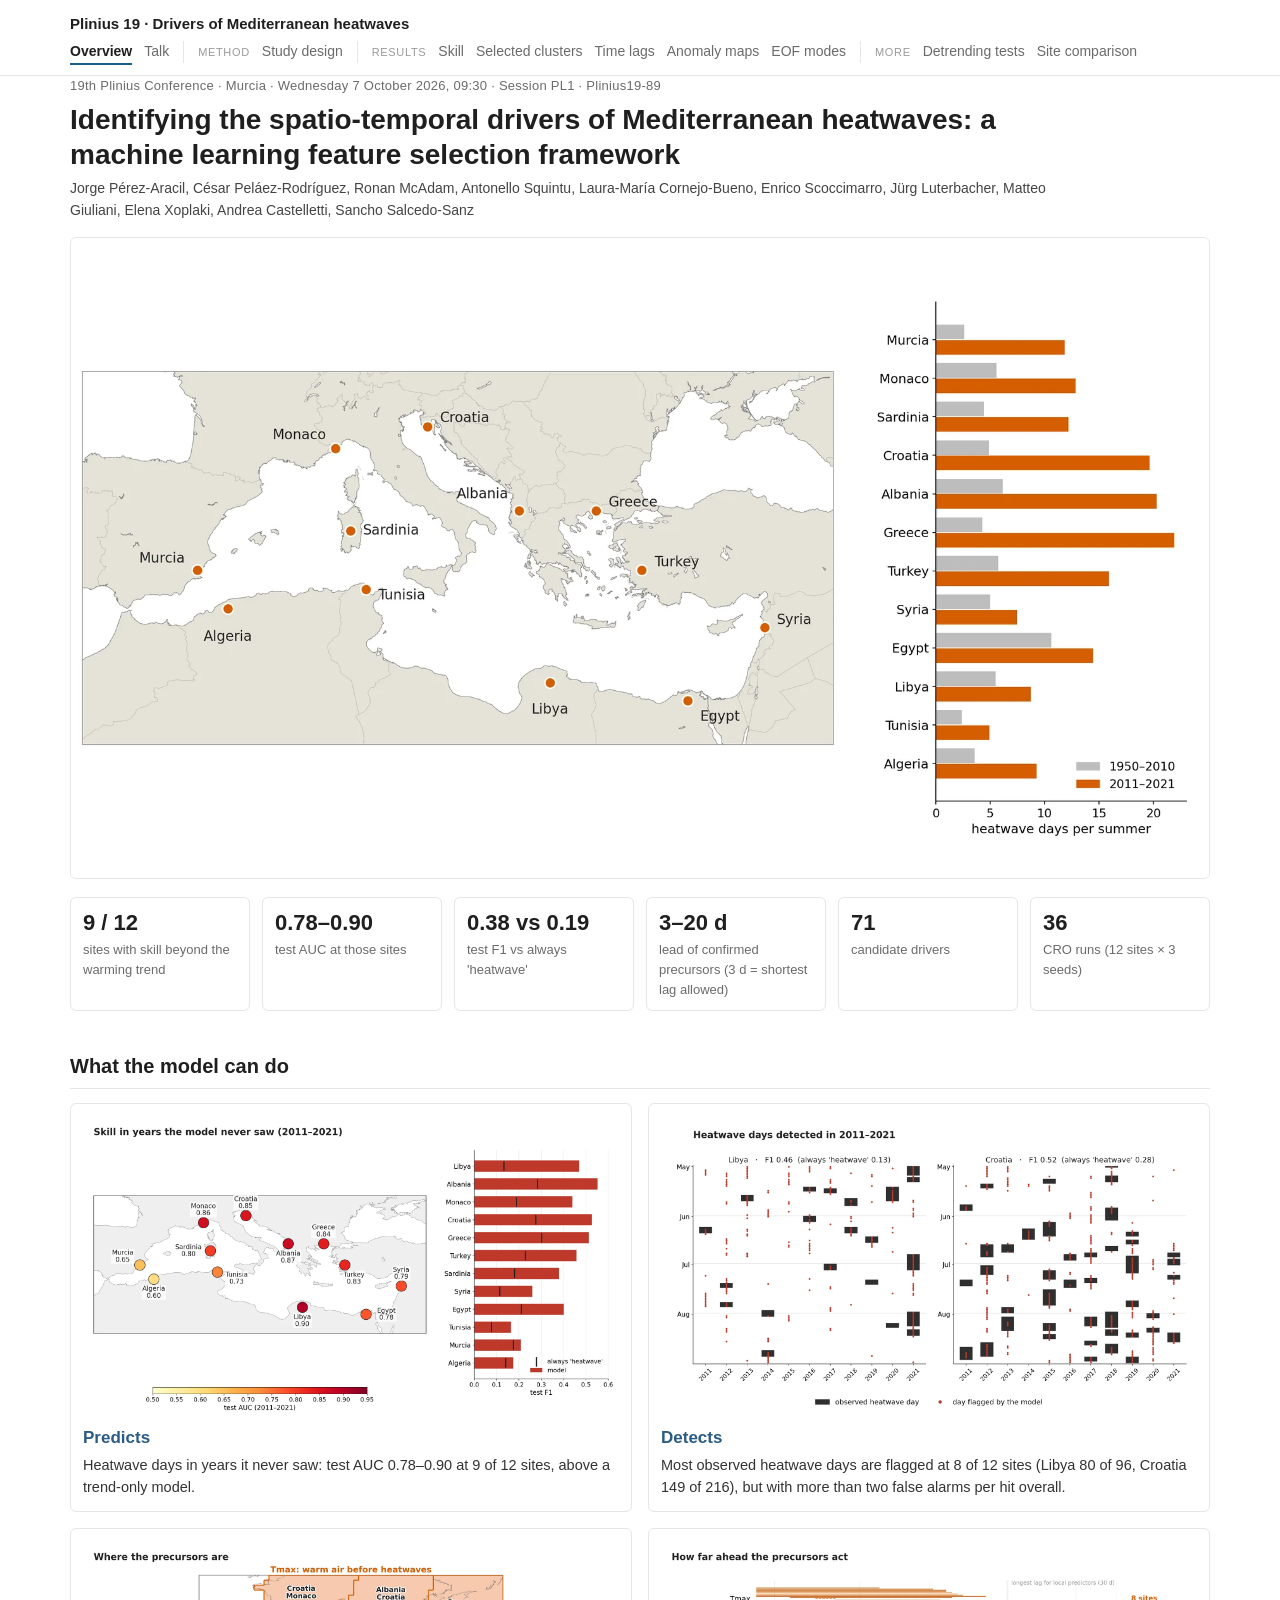
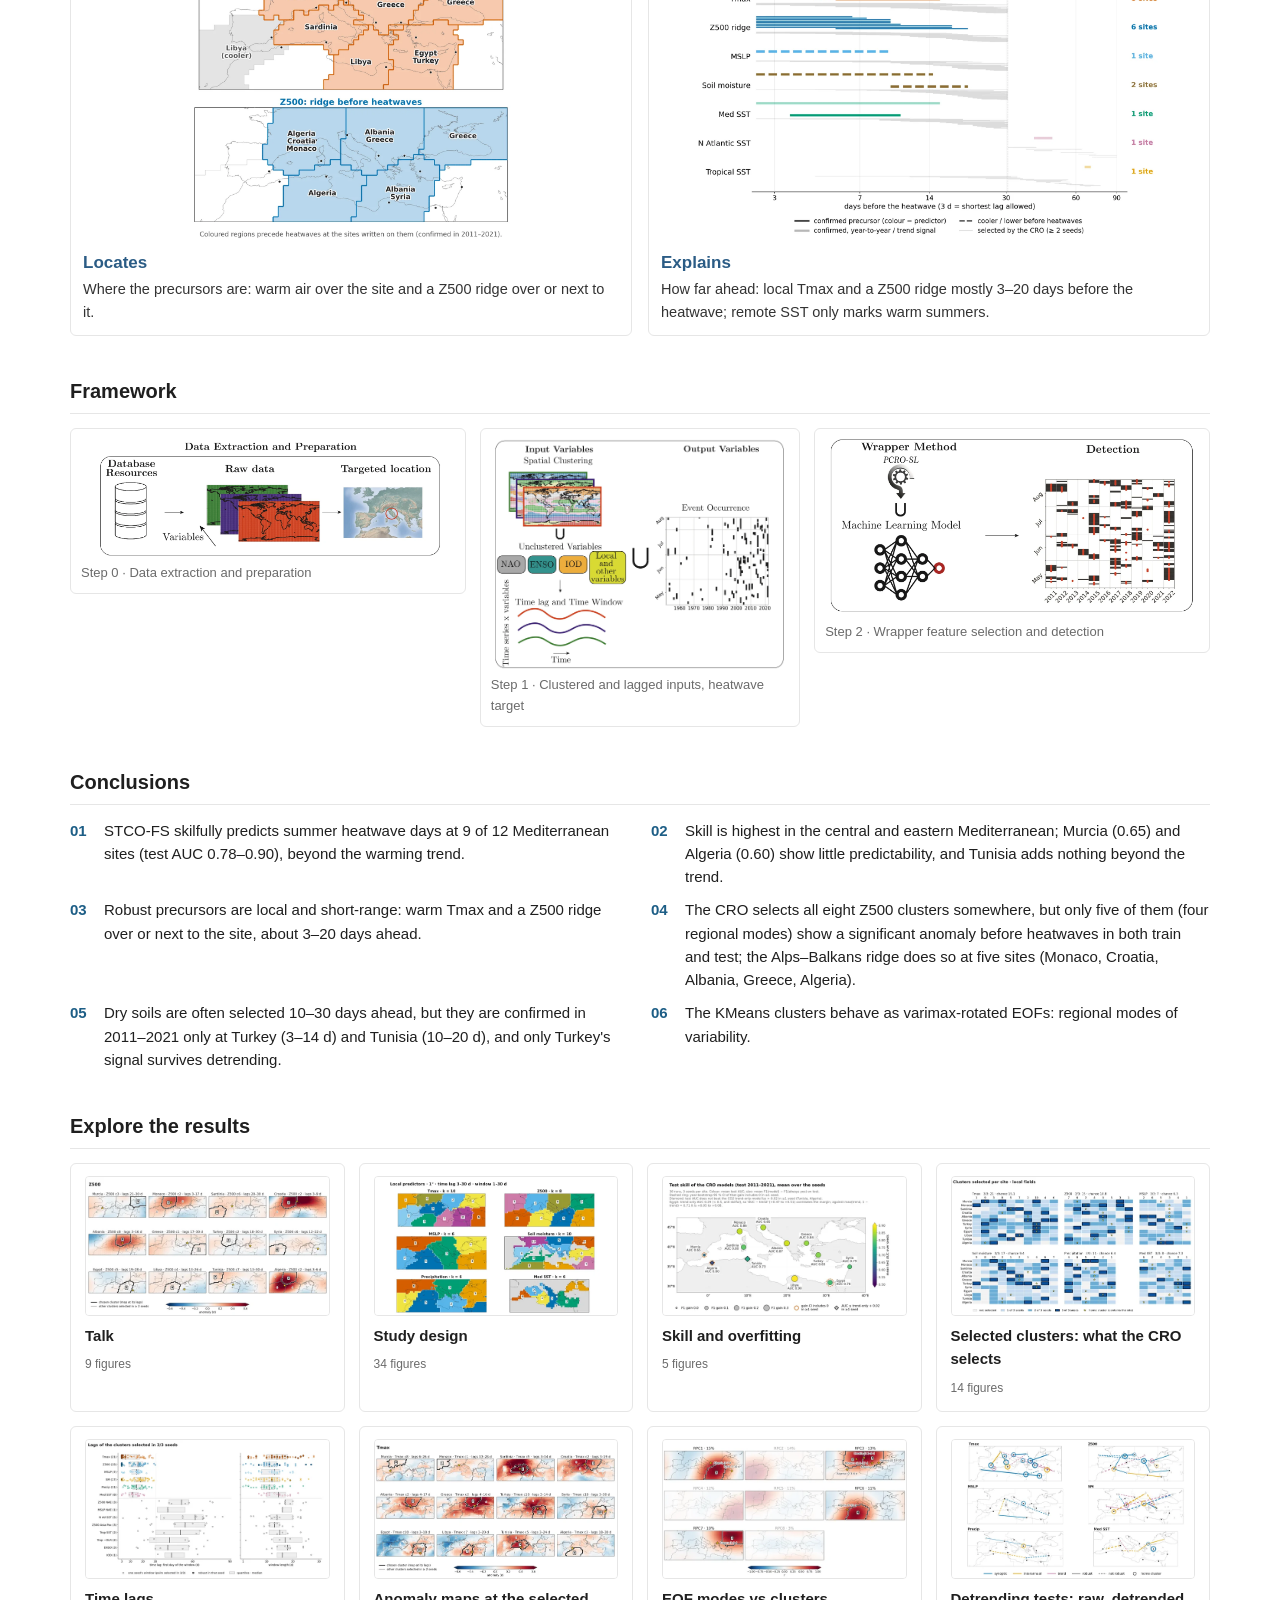
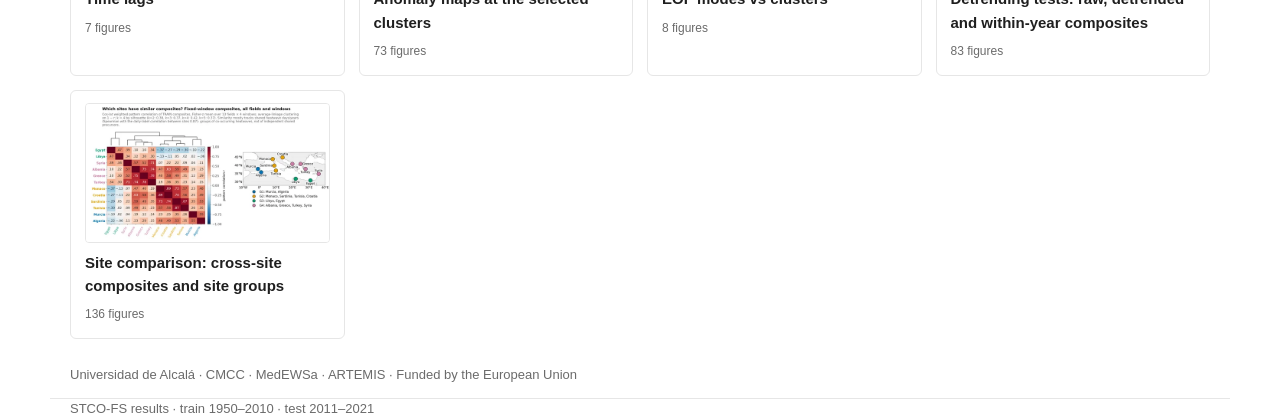
<file: index.html>
<!doctype html>
<html lang="en">
<head>
<meta charset="utf-8">
<meta name="viewport" content="width=device-width, initial-scale=1">
<title>Overview · Plinius 19 · Mediterranean heatwave drivers</title>
<link rel="stylesheet" href="assets/style.css">
</head>
<body>
<header class="site">
  <div class="wrap">
    <a class="brand" href="index.html">Plinius 19 · Drivers of Mediterranean heatwaves</a>
    <nav class="top"><div class="grp"><a href="index.html" class="on">Overview</a><a href="talk.html">Talk</a></div><div class="grp"><span class="glab">Method</span><a href="setup.html">Study design</a></div><div class="grp"><span class="glab">Results</span><a href="skill.html">Skill</a><a href="selection.html">Selected clusters</a><a href="lags.html">Time lags</a><a href="anomalies.html">Anomaly maps</a><a href="eof.html">EOF modes</a></div><div class="grp"><span class="glab">More</span><a href="versions.html">Detrending tests</a><a href="crosssite.html">Site comparison</a></div></nav>
  </div>
</header>
<main class="wrap">
<section class="hero">
  <p class="kicker">19th Plinius Conference · Murcia · Wednesday 7 October 2026, 09:30 · Session PL1 · Plinius19-89</p>
  <h1>Identifying the spatio-temporal drivers of Mediterranean heatwaves: a machine learning feature selection framework</h1>
  <p class="authors">Jorge Pérez-Aracil, César Peláez-Rodríguez, Ronan McAdam, Antonello Squintu, Laura-María Cornejo-Bueno, Enrico Scoccimarro, Jürg Luterbacher, Matteo Giuliani, Elena Xoplaki, Andrea Castelletti, Sancho Salcedo-Sanz</p>
  <a class="zoom" href="img/setup/presentacion-figuras-01-localizaciones-b.webp"><img src="img/setup/presentacion-figuras-01-localizaciones-b.webp" alt="Study sites and heatwave days per summer, 1950–2010 vs 2011–2021"></a>
</section>
<div class="stats"><div class="stat"><b>9 / 12</b><span>sites with skill beyond the warming trend</span></div><div class="stat"><b>0.78–0.90</b><span>test AUC at those sites</span></div><div class="stat"><b>0.38 vs 0.19</b><span>test F1 vs always &#x27;heatwave&#x27;</span></div><div class="stat"><b>3–20 d</b><span>lead of confirmed precursors (3 d = shortest lag allowed)</span></div><div class="stat"><b>71</b><span>candidate drivers</span></div><div class="stat"><b>36</b><span>CRO runs (12 sites × 3 seeds)</span></div></div>
<h2>What the model can do</h2>
<div class="cap"><a class="capcard" href="skill.html"><img src="img/skill/presentacion-figuras-07a-skill-map.webp" alt="" loading="lazy"><h3>Predicts</h3><p>Heatwave days in years it never saw: test AUC 0.78–0.90 at 9 of 12 sites, above a trend-only model.</p></a><a class="capcard" href="skill.html"><img src="img/skill/presentacion-figuras-07b-detection.webp" alt="" loading="lazy"><h3>Detects</h3><p>Most observed heatwave days are flagged at 8 of 12 sites (Libya 80 of 96, Croatia 149 of 216), but with more than two false alarms per hit overall.</p></a><a class="capcard" href="selection.html"><img src="img/selection/presentacion-figuras-07e-precursor-clusters.webp" alt="" loading="lazy"><h3>Locates</h3><p>Where the precursors are: warm air over the site and a Z500 ridge over or next to it.</p></a><a class="capcard" href="lags.html"><img src="img/lags/presentacion-figuras-07c-lead-times.webp" alt="" loading="lazy"><h3>Explains</h3><p>How far ahead: local Tmax and a Z500 ridge mostly 3–20 days before the heatwave; remote SST only marks warm summers.</p></a></div>
<h2>Framework</h2>
<div class="steps"><figure class="step"><a class="zoom" href="assets/talk/step0.webp"><img src="assets/talk/step0.webp" alt="Step 0 · Data extraction and preparation" loading="lazy"></a><figcaption>Step 0 · Data extraction and preparation</figcaption></figure><figure class="step"><a class="zoom" href="assets/talk/step1.webp"><img src="assets/talk/step1.webp" alt="Step 1 · Clustered and lagged inputs, heatwave target" loading="lazy"></a><figcaption>Step 1 · Clustered and lagged inputs, heatwave target</figcaption></figure><figure class="step"><a class="zoom" href="assets/talk/step2.webp"><img src="assets/talk/step2.webp" alt="Step 2 · Wrapper feature selection and detection" loading="lazy"></a><figcaption>Step 2 · Wrapper feature selection and detection</figcaption></figure></div>
<h2>Conclusions</h2>
<ol class="concl"><li><span class="num">01</span>STCO-FS skilfully predicts summer heatwave days at 9 of 12 Mediterranean sites (test AUC 0.78–0.90), beyond the warming trend.</li><li><span class="num">02</span>Skill is highest in the central and eastern Mediterranean; Murcia (0.65) and Algeria (0.60) show little predictability, and Tunisia adds nothing beyond the trend.</li><li><span class="num">03</span>Robust precursors are local and short-range: warm Tmax and a Z500 ridge over or next to the site, about 3–20 days ahead.</li><li><span class="num">04</span>The CRO selects all eight Z500 clusters somewhere, but only five of them (four regional modes) show a significant anomaly before heatwaves in both train and test; the Alps–Balkans ridge does so at five sites (Monaco, Croatia, Albania, Greece, Algeria).</li><li><span class="num">05</span>Dry soils are often selected 10–30 days ahead, but they are confirmed in 2011–2021 only at Turkey (3–14 d) and Tunisia (10–20 d), and only Turkey&#x27;s signal survives detrending.</li><li><span class="num">06</span>The KMeans clusters behave as varimax-rotated EOFs: regional modes of variability.</li></ol>
<h2>Explore the results</h2>
<div class="pages"><a class="pcard" href="talk.html"><img src="img/thumbs/presentacion-figuras-05c-atlas-l-z500.webp" alt="" loading="lazy"><h3>Talk</h3><span class="n">9 figures</span></a><a class="pcard" href="setup.html"><img src="img/thumbs/presentacion-figuras-02-clusters-local.webp" alt="" loading="lazy"><h3>Study design</h3><span class="n">34 figures</span></a><a class="pcard" href="skill.html"><img src="img/thumbs/general-figuras-slides-s01a-skill-map.webp" alt="" loading="lazy"><h3>Skill and overfitting</h3><span class="n">5 figures</span></a><a class="pcard" href="selection.html"><img src="img/thumbs/presentacion-figuras-04a-matrix-local.webp" alt="" loading="lazy"><h3>Selected clusters: what the CRO selects</h3><span class="n">14 figures</span></a><a class="pcard" href="lags.html"><img src="img/thumbs/presentacion-figuras-06b-lag-distribution.webp" alt="" loading="lazy"><h3>Time lags</h3><span class="n">7 figures</span></a><a class="pcard" href="anomalies.html"><img src="img/thumbs/presentacion-figuras-05c-atlas-l-t2m-max.webp" alt="" loading="lazy"><h3>Anomaly maps at the selected clusters</h3><span class="n">73 figures</span></a><a class="pcard" href="eof.html"><img src="img/thumbs/eof-figuras-l-z500-2b-reof-selected.webp" alt="" loading="lazy"><h3>EOF modes vs clusters</h3><span class="n">8 figures</span></a><a class="pcard" href="versions.html"><img src="img/thumbs/tres-versiones-figuras-sintesis-s1-site-cluster-links.webp" alt="" loading="lazy"><h3>Detrending tests: raw, detrended and within-year composites</h3><span class="n">83 figures</span></a><a class="pcard" href="crosssite.html"><img src="img/thumbs/general-figuras-slides-s05c-site-similarity.webp" alt="" loading="lazy"><h3>Site comparison: cross-site composites and site groups</h3><span class="n">136 figures</span></a></div>
<p class="credits">Universidad de Alcalá · CMCC · MedEWSa · ARTEMIS · Funded by the European Union</p>
</main>
<footer class="wrap">STCO-FS results · train 1950–2010 · test 2011–2021</footer>
<div id="lightbox" hidden><img alt=""><p></p></div>
<script src="assets/site.js"></script>
</body>
</html>
</file>
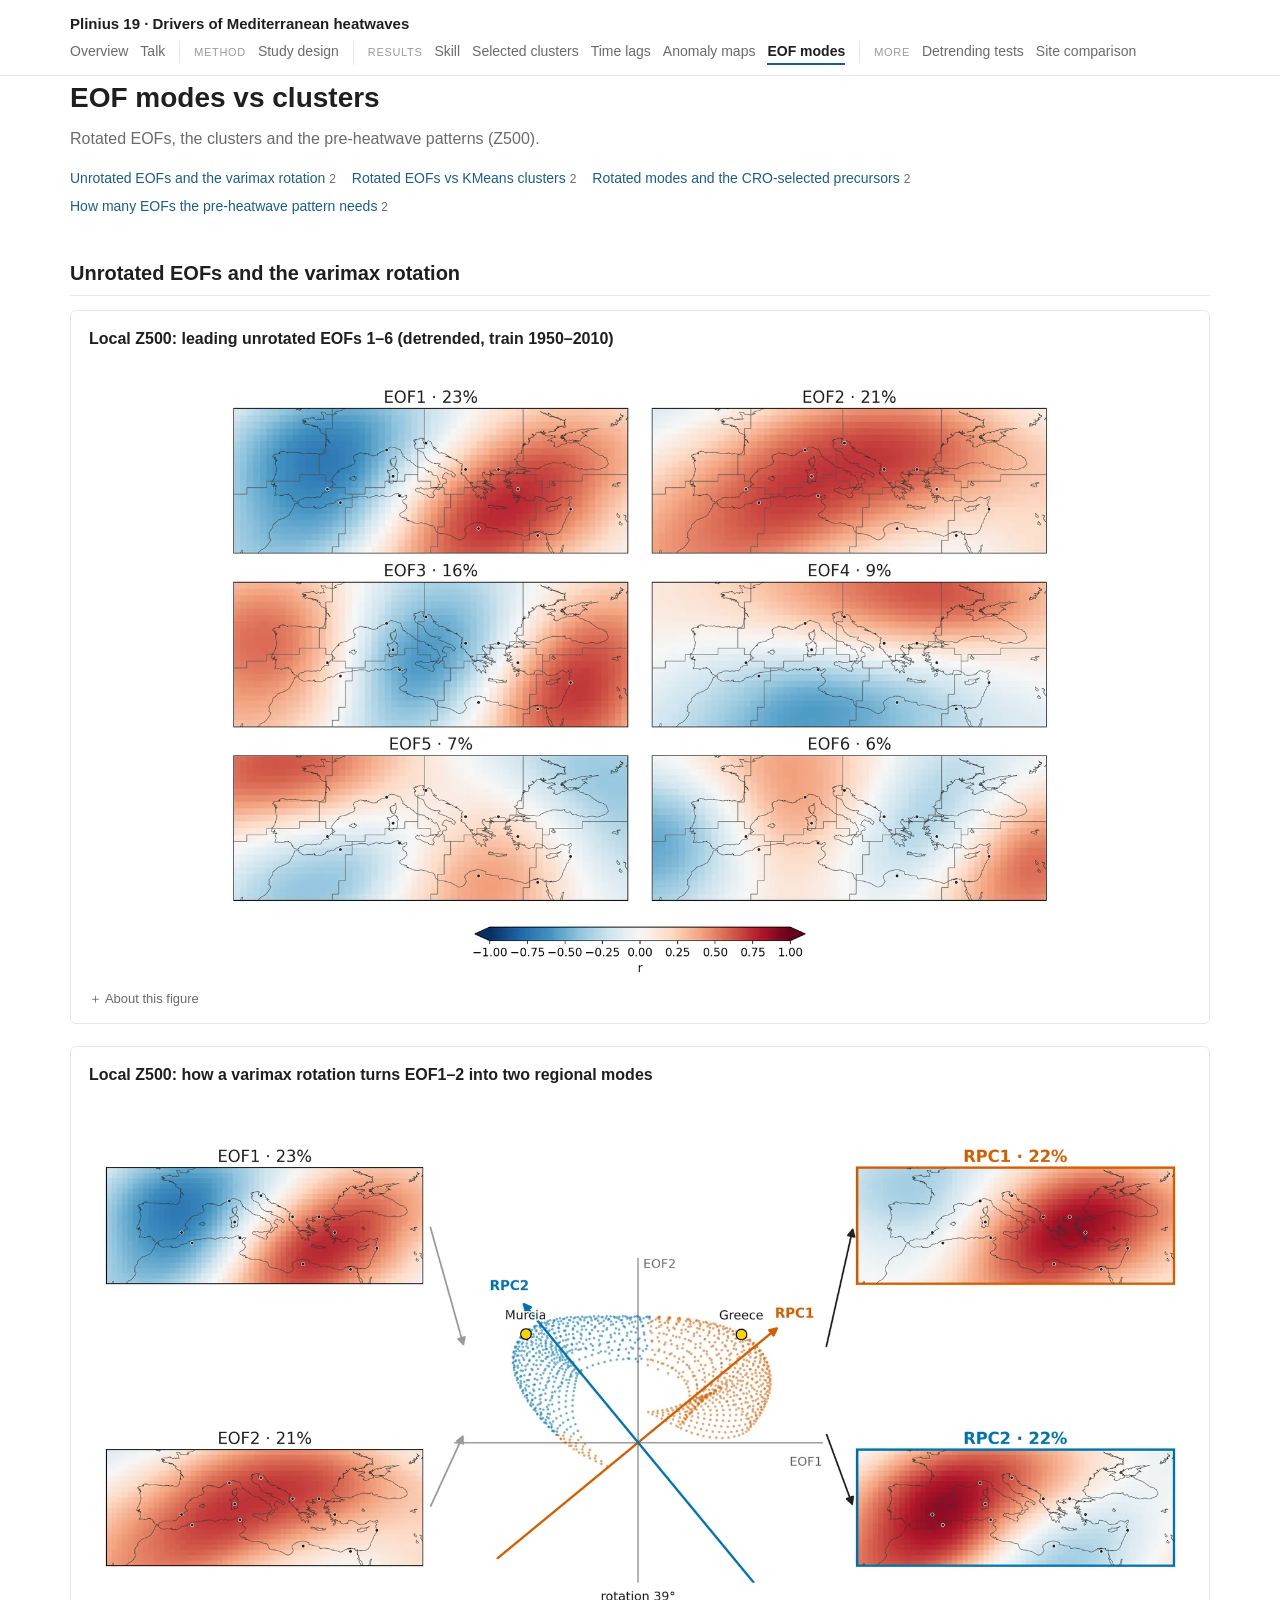
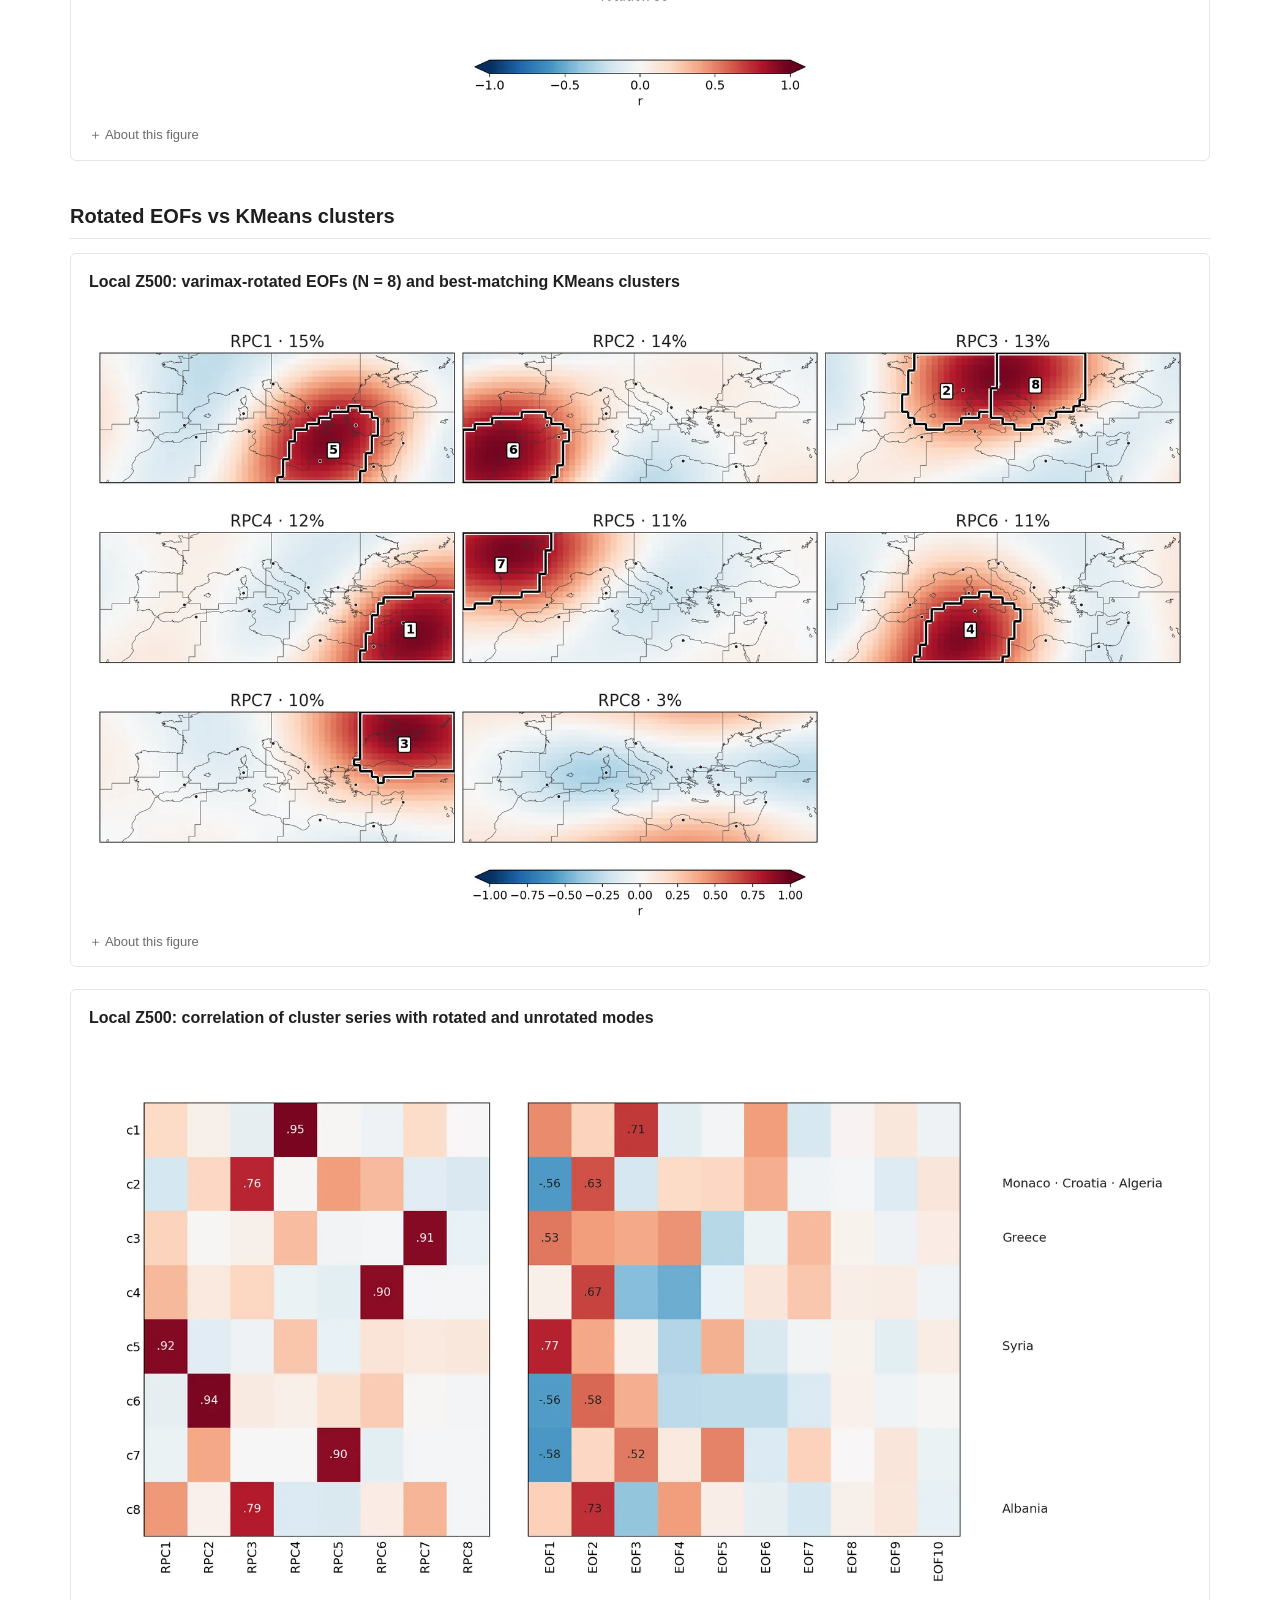
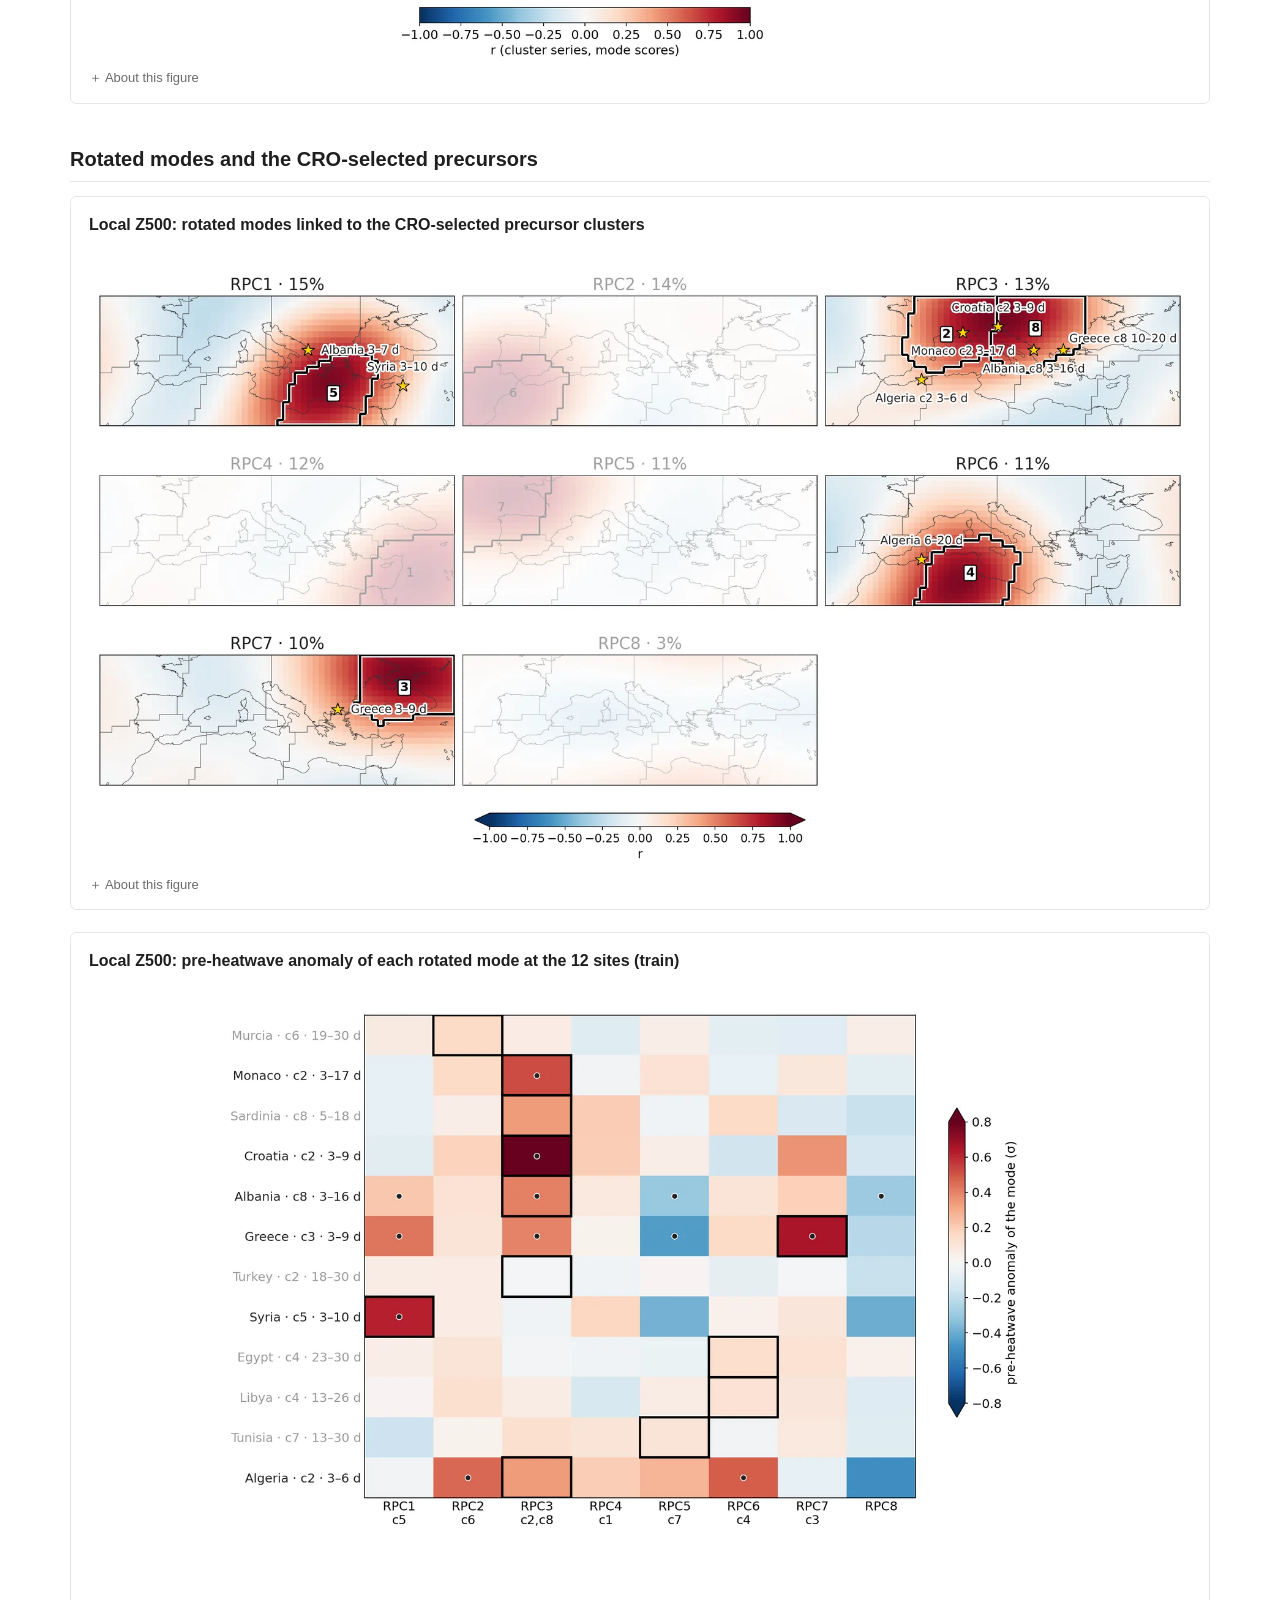
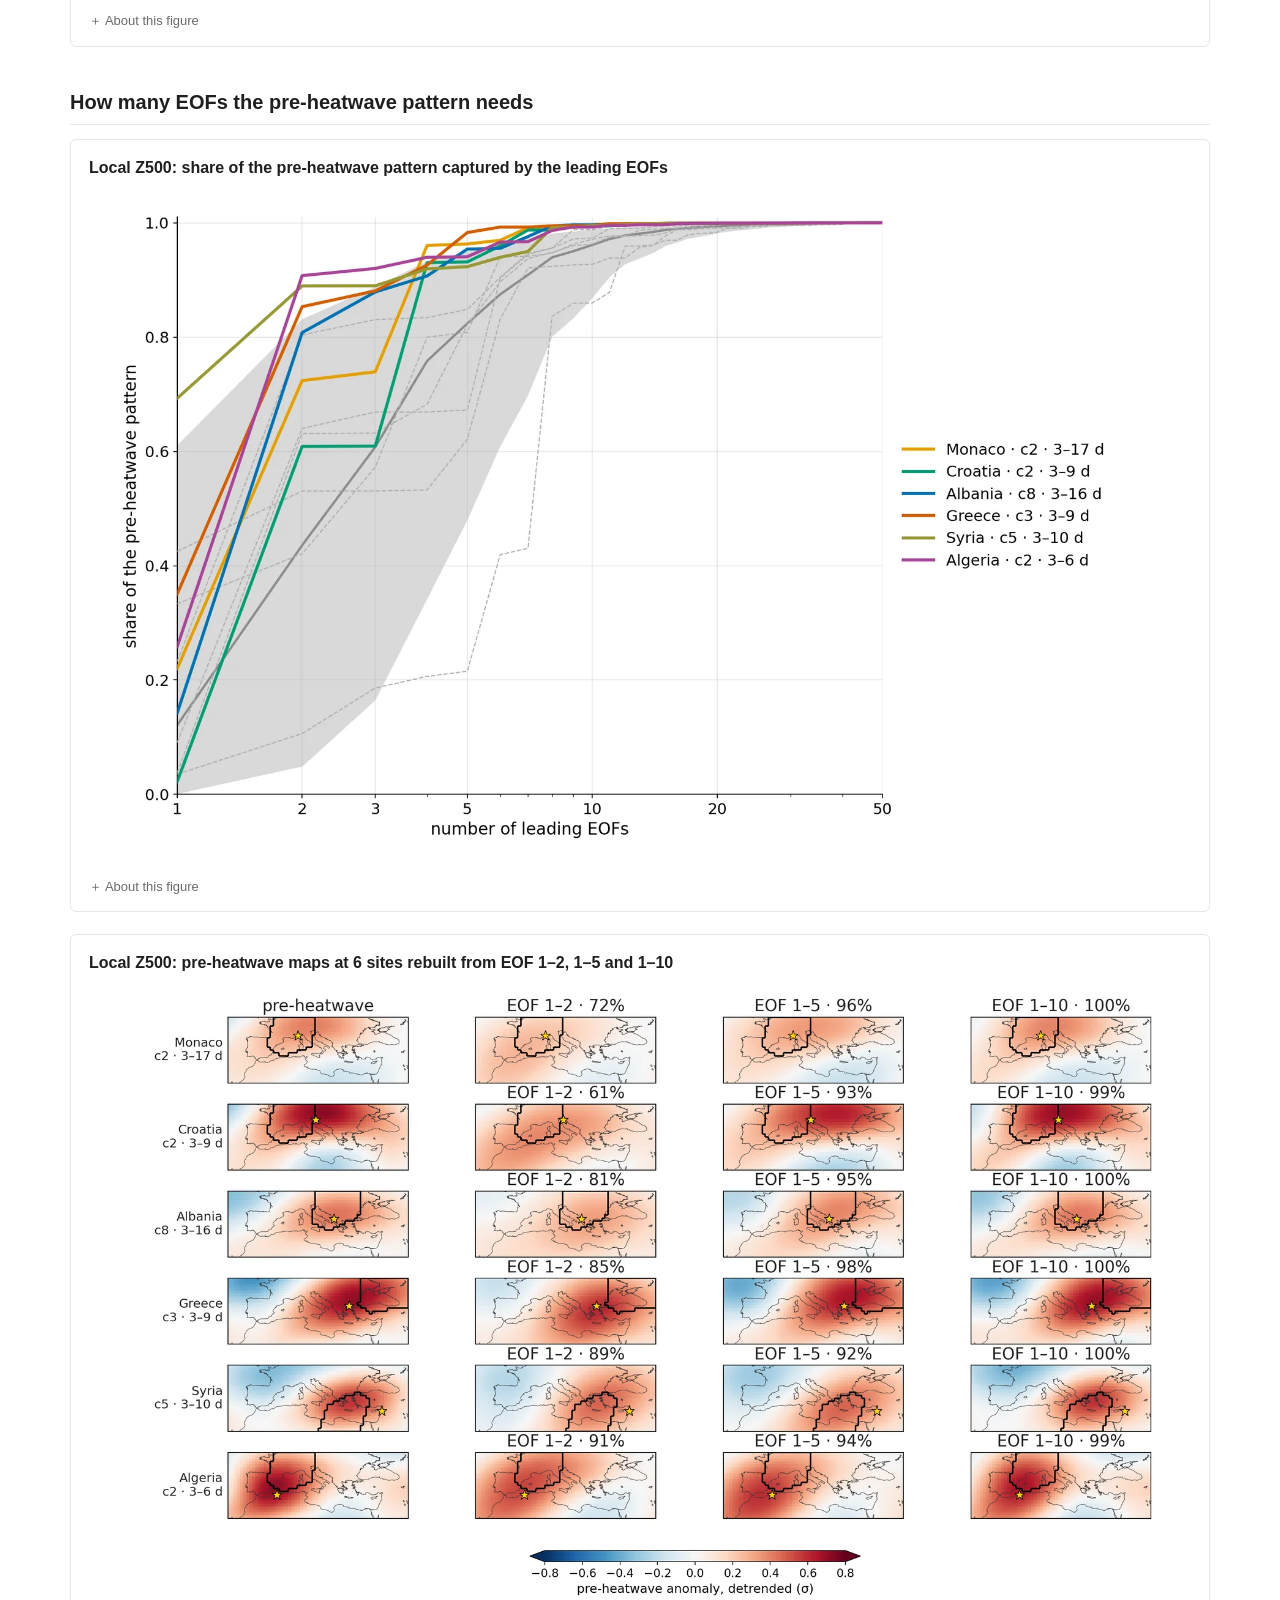
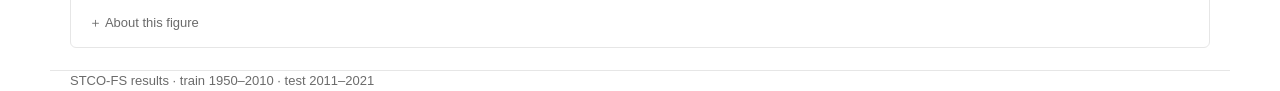
<file: eof.html>
<!doctype html>
<html lang="en">
<head>
<meta charset="utf-8">
<meta name="viewport" content="width=device-width, initial-scale=1">
<title>EOF modes vs clusters · Plinius 19 · Mediterranean heatwave drivers</title>
<link rel="stylesheet" href="assets/style.css">
</head>
<body>
<header class="site">
  <div class="wrap">
    <a class="brand" href="index.html">Plinius 19 · Drivers of Mediterranean heatwaves</a>
    <nav class="top"><div class="grp"><a href="index.html">Overview</a><a href="talk.html">Talk</a></div><div class="grp"><span class="glab">Method</span><a href="setup.html">Study design</a></div><div class="grp"><span class="glab">Results</span><a href="skill.html">Skill</a><a href="selection.html">Selected clusters</a><a href="lags.html">Time lags</a><a href="anomalies.html">Anomaly maps</a><a href="eof.html" class="on">EOF modes</a></div><div class="grp"><span class="glab">More</span><a href="versions.html">Detrending tests</a><a href="crosssite.html">Site comparison</a></div></nav>
  </div>
</header>
<main class="wrap">
<h1>EOF modes vs clusters</h1>
<p class="lede">Rotated EOFs, the clusters and the pre-heatwave patterns (Z500).</p>
<nav class="toc"><a href="#sec-unrotated-eofs-and-the-varimax-rotation">Unrotated EOFs and the varimax rotation <span class="n">2</span></a><a href="#sec-rotated-eofs-vs-kmeans-clusters">Rotated EOFs vs KMeans clusters <span class="n">2</span></a><a href="#sec-rotated-modes-and-the-cro-selected-precursors">Rotated modes and the CRO-selected precursors <span class="n">2</span></a><a href="#sec-how-many-eofs-the-pre-heatwave-pattern-needs">How many EOFs the pre-heatwave pattern needs <span class="n">2</span></a></nav>
<section><h2 id="sec-unrotated-eofs-and-the-varimax-rotation">Unrotated EOFs and the varimax rotation</h2>
<figure class="card" id="eof-figuras-l-z500-1-eof">
  <h3><a class="anchor" href="#eof-figuras-l-z500-1-eof">Local Z500: leading unrotated EOFs 1–6 (detrended, train 1950–2010)</a></h3>
  <a class="zoom" href="img/eof/eof-figuras-l-z500-1-eof.webp"><img src="img/eof/eof-figuras-l-z500-1-eof.webp" alt="Local Z500: leading unrotated EOFs 1–6 (detrended, train 1950–2010)" width="1800" height="1012" loading="lazy"></a>
  <details><summary>About this figure</summary><p>Correlation (r) of each grid point with the scores of the six leading S-mode EOFs of detrended local Z500 anomalies, computed on the CRO&#x27;s sample days (1 Apr–28 Aug of the train years); panel titles give each EOF&#x27;s share of variance, thin grey lines are the k = 8 KMeans cluster boundaries and black dots the 12 sites. The EOFs are domain-wide patterns (EOF1 a west–east dipole, EOF2 a monopole over the central Mediterranean, EOF3 a tripole), and each cluster&#x27;s series correlates only |r| = 0.53–0.77 with its best-matching unrotated EOF among EOFs 1–20.</p><p class="src">eof/figuras/L_z500_1_eof.png</p></details>
</figure>
<figure class="card" id="eof-figuras-varimax-explicacion-l-z500">
  <h3><a class="anchor" href="#eof-figuras-varimax-explicacion-l-z500">Local Z500: how a varimax rotation turns EOF1–2 into two regional modes</a></h3>
  <a class="zoom" href="img/eof/eof-figuras-varimax-explicacion-l-z500.webp"><img src="img/eof/eof-figuras-varimax-explicacion-l-z500.webp" alt="Local Z500: how a varimax rotation turns EOF1–2 into two regional modes" width="1800" height="1012" loading="lazy"></a>
  <details><summary>About this figure</summary><p>A teaching example on real data: only the two leading EOFs of detrended local Z500 are rotated (N = 2) so that the rotation can be drawn in a plane, so these two rotated modes are not the RPC1–2 of the N = 8 rotation. Left are the EOF1 and EOF2 correlation maps; in the centre each grid point is a dot placed by its r with EOF1 and EOF2, with grey axes for the unrotated EOFs and coloured arrows for the rotated axes (a point&#x27;s projection on an arrow is its rotated correlation), dots coloured by the rotated mode they load on most, and yellow circles for the grid points nearest Murcia and Greece. Right are the two rotated modes, RPC1 centred on the eastern and RPC2 on the western Mediterranean, which together keep the variance of EOF1 and EOF2 (shares in the panel titles).</p><p class="src">eof/figuras/varimax_explicacion_L_z500.png</p></details>
</figure>
</section>
<section><h2 id="sec-rotated-eofs-vs-kmeans-clusters">Rotated EOFs vs KMeans clusters</h2>
<figure class="card" id="eof-figuras-l-z500-2-reof">
  <h3><a class="anchor" href="#eof-figuras-l-z500-2-reof">Local Z500: varimax-rotated EOFs (N = 8) and best-matching KMeans clusters</a></h3>
  <a class="zoom" href="img/eof/eof-figuras-l-z500-2-reof.webp"><img src="img/eof/eof-figuras-l-z500-2-reof.webp" alt="Local Z500: varimax-rotated EOFs (N = 8) and best-matching KMeans clusters" width="1800" height="1012" loading="lazy"></a>
  <details><summary>About this figure</summary><p>Correlation maps (r) of the eight varimax-rotated EOFs (N = k = 8) of detrended local Z500, ordered by variance share (panel titles); each KMeans cluster is outlined in thick black and numbered on the rotated mode its detrended series correlates best with, thin grey lines are all cluster boundaries and dots the sites. Seven modes are regional centres of action holding one or two clusters, and every cluster correlates r = 0.76–0.95 with its best rotated mode. Clusters 2 (northern Italy and the Alps) and 8 (Balkans) both fall in RPC3 (they separate with N = 10), and RPC8 (3 % of the variance) holds no cluster.</p><p class="src">eof/figuras/L_z500_2_reof.png</p></details>
</figure>
<figure class="card" id="eof-figuras-l-z500-3-match">
  <h3><a class="anchor" href="#eof-figuras-l-z500-3-match">Local Z500: correlation of cluster series with rotated and unrotated modes</a></h3>
  <a class="zoom" href="img/eof/eof-figuras-l-z500-3-match.webp"><img src="img/eof/eof-figuras-l-z500-3-match.webp" alt="Local Z500: correlation of cluster series with rotated and unrotated modes" width="1800" height="1012" loading="lazy"></a>
  <details><summary>About this figure</summary><p>Each cell is the time correlation, over the train sample days, between a KMeans cluster series (c1–c8, detrended, the series the CRO sees) and the scores of a rotated mode RPC1–8 (left) or an unrotated EOF1–10 (right); values are printed where |r| ≥ 0.5. Site names on the right mark the cluster that is the strongest CRO-selected Z500 cluster of a site with a signal in both train and test. Each cluster correlates r = 0.76–0.95 with one rotated mode, but at most |r| = 0.53–0.77 with any unrotated EOF.</p><p class="src">eof/figuras/L_z500_3_match.png</p></details>
</figure>
</section>
<section><h2 id="sec-rotated-modes-and-the-cro-selected-precursors">Rotated modes and the CRO-selected precursors</h2>
<figure class="card" id="eof-figuras-l-z500-2b-reof-selected">
  <h3><a class="anchor" href="#eof-figuras-l-z500-2b-reof-selected">Local Z500: rotated modes linked to the CRO-selected precursor clusters</a></h3>
  <a class="zoom" href="img/eof/eof-figuras-l-z500-2b-reof-selected.webp"><img src="img/eof/eof-figuras-l-z500-2b-reof-selected.webp" alt="Local Z500: rotated modes linked to the CRO-selected precursor clusters" width="1800" height="1012" loading="lazy"></a>
  <details><summary>About this figure</summary><p>The eight rotated modes of local Z500 (N = 8, the rotation shown on the EOF modes page), linked to the CRO selection: a yellow star marks a site where a cluster of that mode, selected in at least 2 of the 3 seeds, has a significant pre-heatwave plain-anomaly contrast (year-permutation p &lt; 0.05 in train 1950–2010 and in test 2011–2021, same sign); its label gives the site, the cluster when the mode holds two, and the lag window. All qualifying clusters are starred, not only each site&#x27;s strongest one, so Albania, Greece and Algeria appear in two modes. Faded modes (RPC2, RPC4, RPC5, RPC8, their clusters in grey) have no such cluster at any site; the active ones are RPC3 (c2, c8), RPC1 (c5), RPC7 (c3) and RPC6 (c4).</p><p class="src">eof/figuras/L_z500_2b_reof_selected.png</p></details>
</figure>
<figure class="card" id="eof-figuras-l-z500-5-rpc-sites">
  <h3><a class="anchor" href="#eof-figuras-l-z500-5-rpc-sites">Local Z500: pre-heatwave anomaly of each rotated mode at the 12 sites (train)</a></h3>
  <a class="zoom" href="img/eof/eof-figuras-l-z500-5-rpc-sites.webp"><img src="img/eof/eof-figuras-l-z500-5-rpc-sites.webp" alt="Local Z500: pre-heatwave anomaly of each rotated mode at the 12 sites (train)" width="1800" height="1012" loading="lazy"></a>
  <details><summary>About this figure</summary><p>Each cell is the detrended pre-heatwave contrast of one rotated mode (RPC1–8, column labels give its clusters) at one site, in units of the mode-score standard deviation (σ): the score averaged over the lag window of the site&#x27;s strongest CRO-selected Z500 cluster (row label; selected in ≥ 2 of 3 seeds, smallest train p), mean on train heatwave days minus mean on all train days. A black box marks the rotated mode best correlated with that cluster, a dot marks year-permutation p &lt; 0.05 in train and in test (2011–2021) with the same sign, and grey row labels mean that cluster has no train+test signal. At 5 of the 6 sites with a signal the matched mode has the largest absolute anomaly (RPC3 for Monaco, Croatia and Albania, RPC7 for Greece, RPC1 for Syria); at Algeria it ranks 4th.</p><p class="src">eof/figuras/L_z500_5_rpc_sites.png</p></details>
</figure>
</section>
<section><h2 id="sec-how-many-eofs-the-pre-heatwave-pattern-needs">How many EOFs the pre-heatwave pattern needs</h2>
<figure class="card" id="eof-figuras-l-z500-4-projection">
  <h3><a class="anchor" href="#eof-figuras-l-z500-4-projection">Local Z500: share of the pre-heatwave pattern captured by the leading EOFs</a></h3>
  <a class="zoom" href="img/eof/eof-figuras-l-z500-4-projection.webp"><img src="img/eof/eof-figuras-l-z500-4-projection.webp" alt="Local Z500: share of the pre-heatwave pattern captured by the leading EOFs" width="1800" height="1108" loading="lazy"></a>
  <details><summary>About this figure</summary><p>Share of the (cos-lat weighted) detrended pre-heatwave Z500 map captured by the N leading unrotated EOFs, on a logarithmic x axis; the map is the heatwave-day minus all-day mean in train 1950–2010, averaged over the lag window of each site&#x27;s strongest CRO-selected cluster. Coloured lines are the six sites with a signal in both train and test (legend: cluster and lag window) and dashed grey lines the other six sites; the grey band and grey line are the 5–95 % range and median of a 2000-permutation year-shuffling null, taken as the median over sites. At the six sites 5 EOFs capture 92–98 % of the pattern and 10 EOFs at least 99 %, above the null at 10 EOFs (p ≤ 0.005).</p><p class="src">eof/figuras/L_z500_4_projection.png</p></details>
</figure>
<figure class="card" id="eof-figuras-l-z500-6-reconstruction">
  <h3><a class="anchor" href="#eof-figuras-l-z500-6-reconstruction">Local Z500: pre-heatwave maps at 6 sites rebuilt from EOF 1–2, 1–5 and 1–10</a></h3>
  <a class="zoom" href="img/eof/eof-figuras-l-z500-6-reconstruction.webp"><img src="img/eof/eof-figuras-l-z500-6-reconstruction.webp" alt="Local Z500: pre-heatwave maps at 6 sites rebuilt from EOF 1–2, 1–5 and 1–10" width="1800" height="1012" loading="lazy"></a>
  <details><summary>About this figure</summary><p>Each row is one of the six sites with a train+test signal: the left map is the detrended pre-heatwave Z500 contrast (σ; heatwave-day minus all-day mean, train 1950–2010) over the lag window of the site&#x27;s strongest CRO-selected cluster (black outline = that cluster, yellow star = site), and the next maps rebuild it from EOF 1–2, 1–5 and 1–10, with the captured share in their titles. EOF 1–2 capture 61–91 % and EOF 1–5 92–98 %; no single unrotated EOF describes the pattern, and 2–5 have to be combined to rebuild the regional ridge.</p><p class="src">eof/figuras/L_z500_6_reconstruction.png</p></details>
</figure>
</section>
</main>
<footer class="wrap">STCO-FS results · train 1950–2010 · test 2011–2021</footer>
<div id="lightbox" hidden><img alt=""><p></p></div>
<script src="assets/site.js"></script>
</body>
</html>
</file>
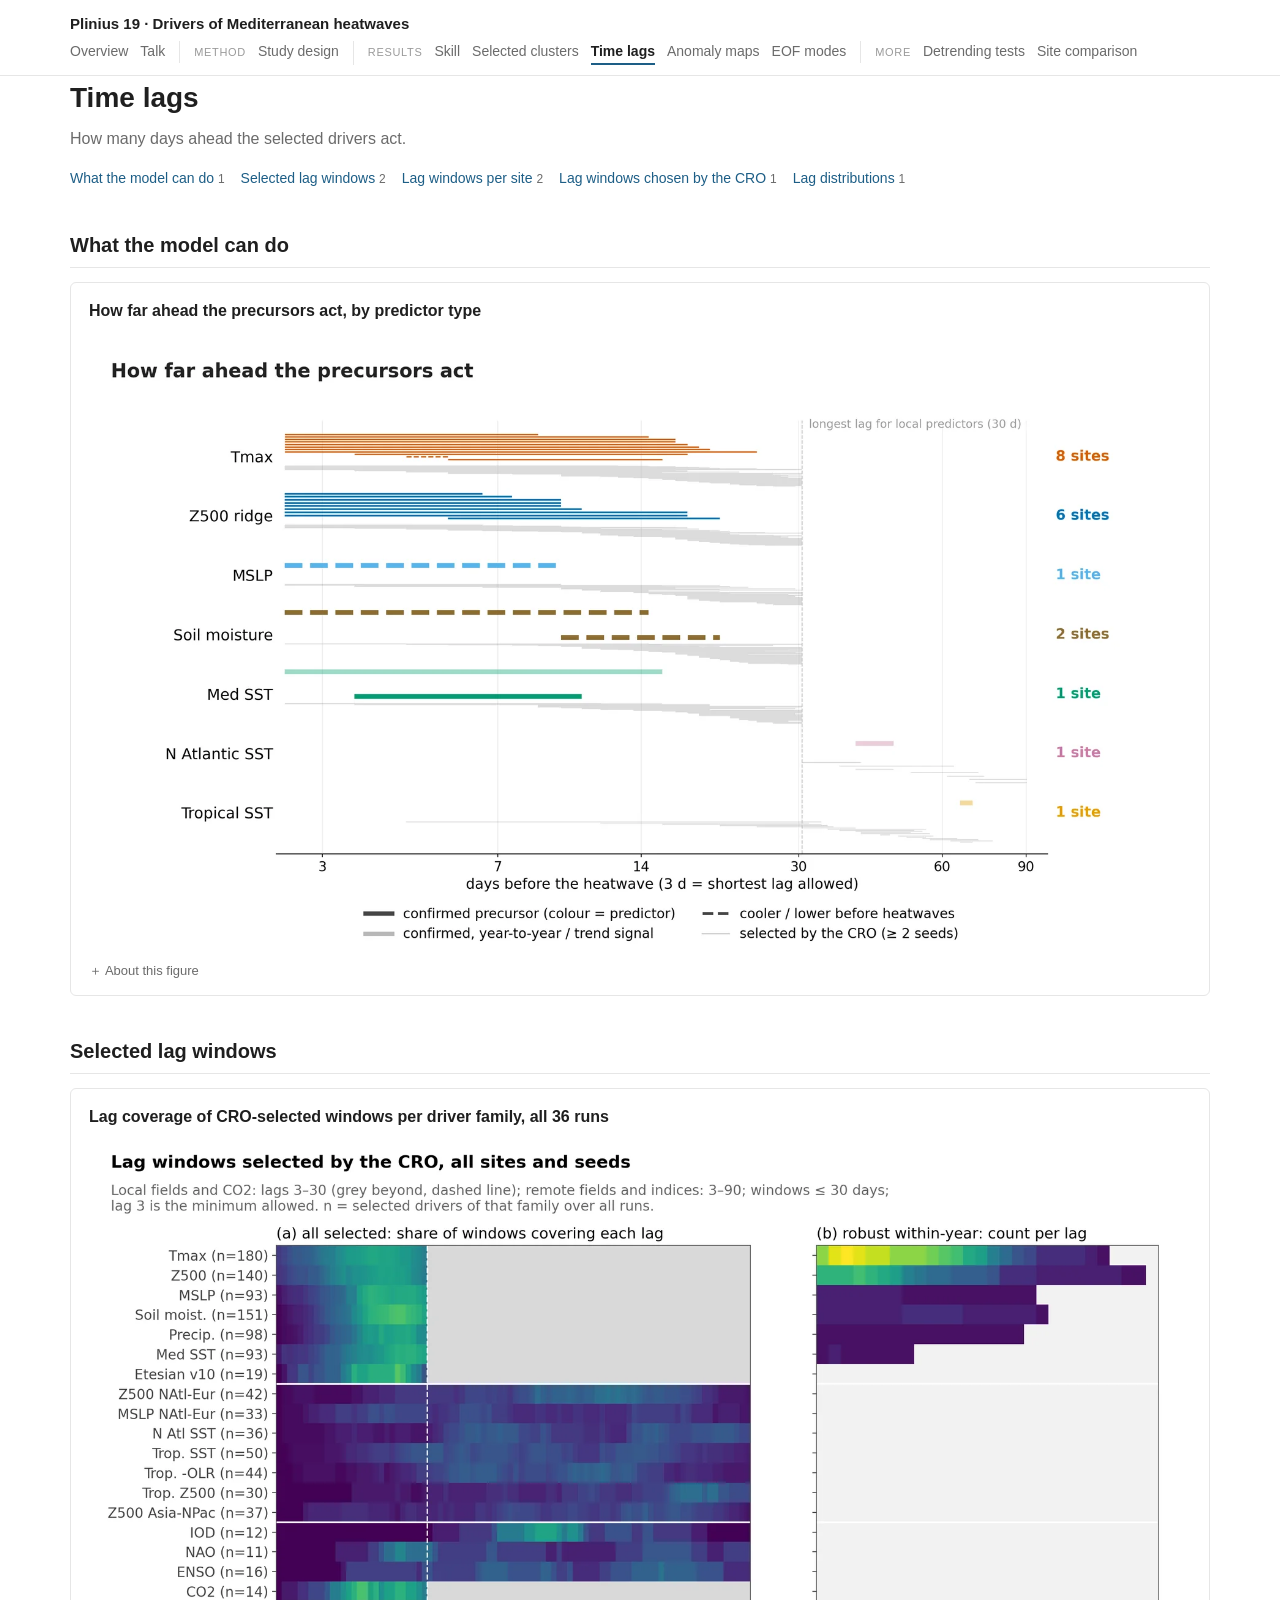
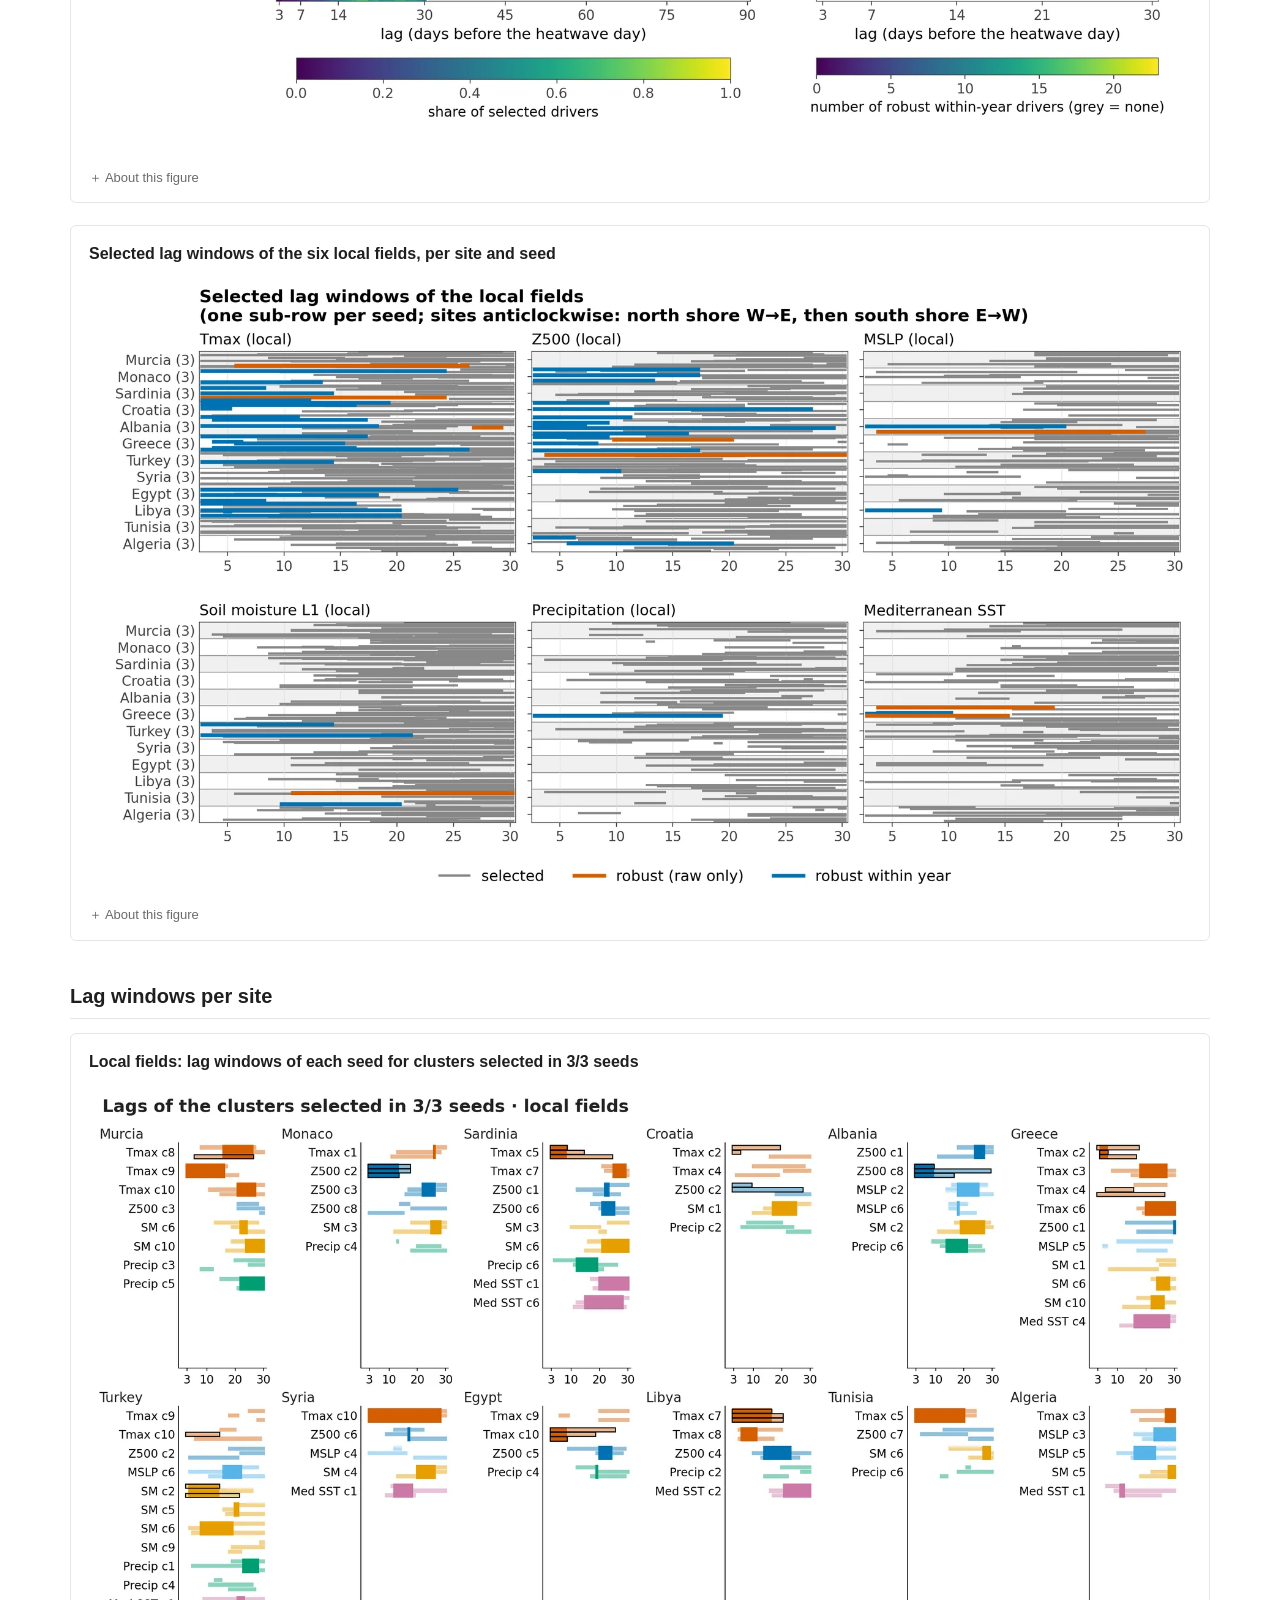
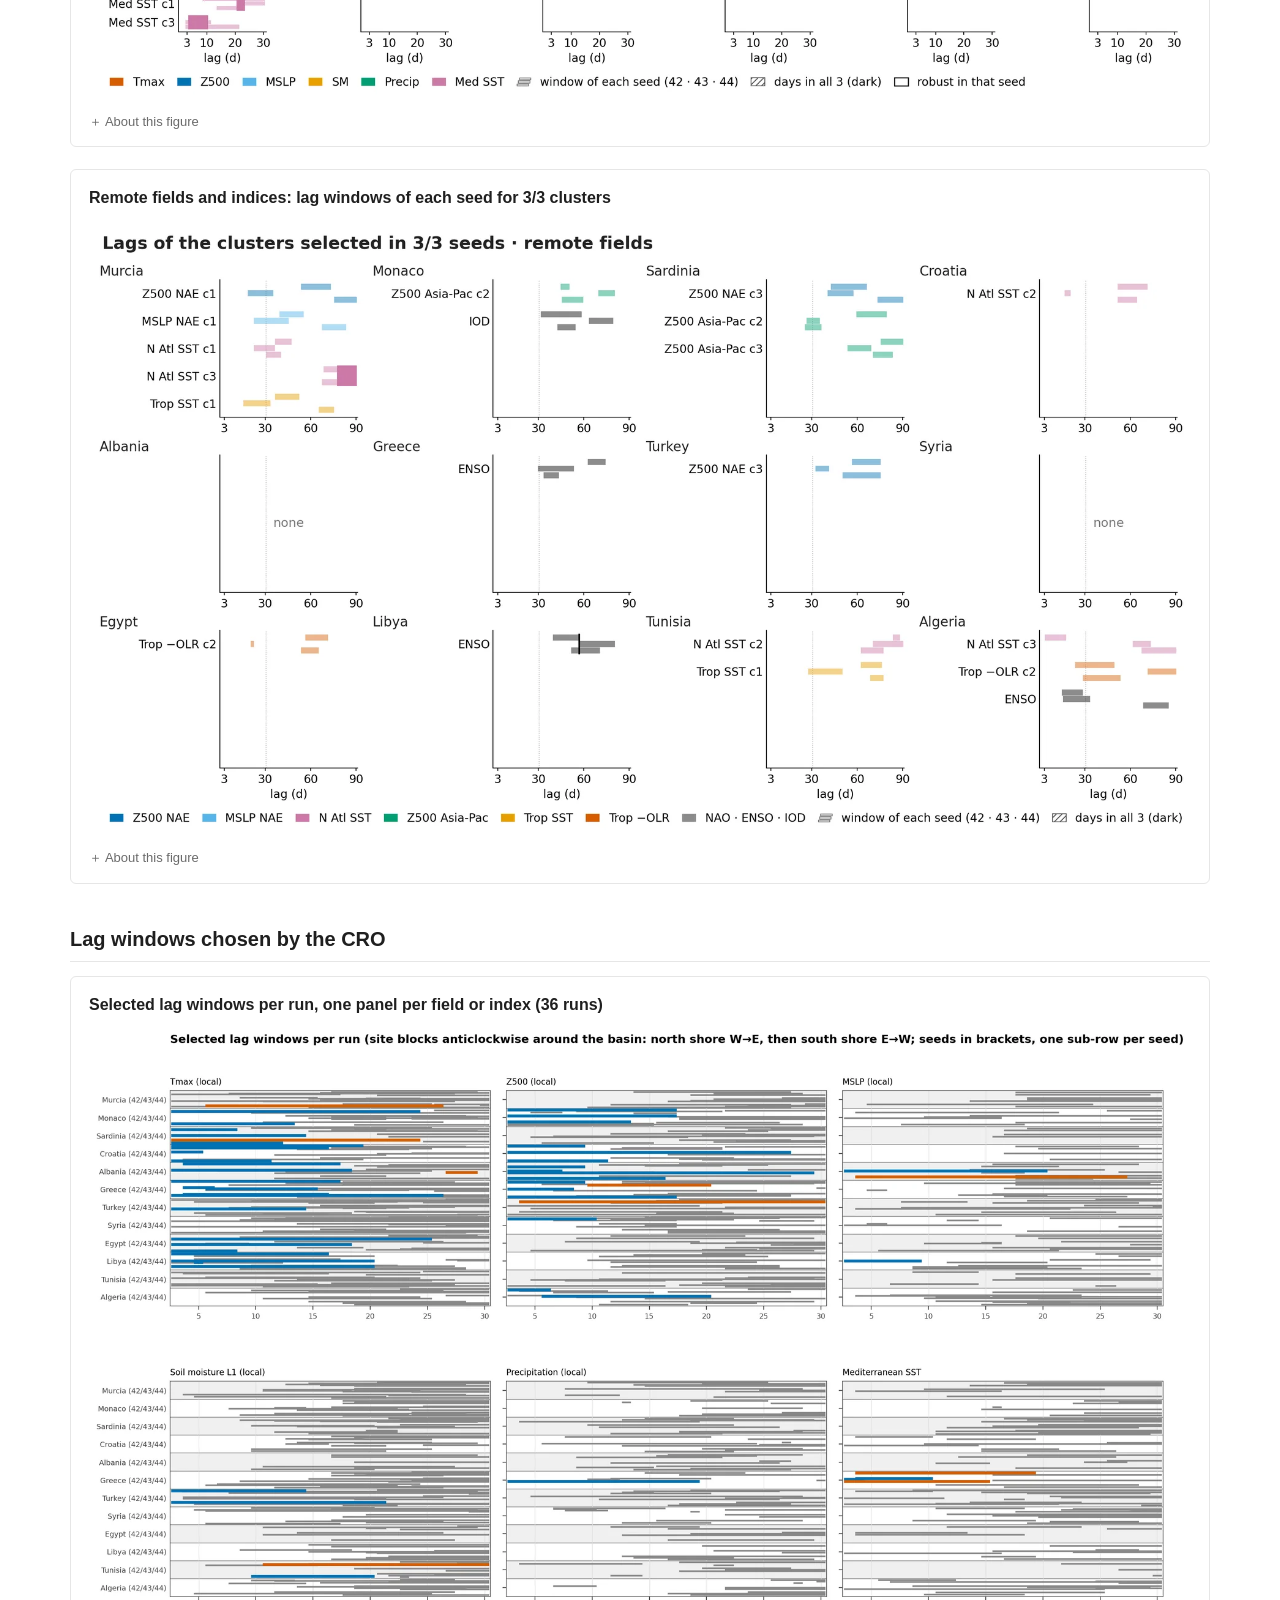
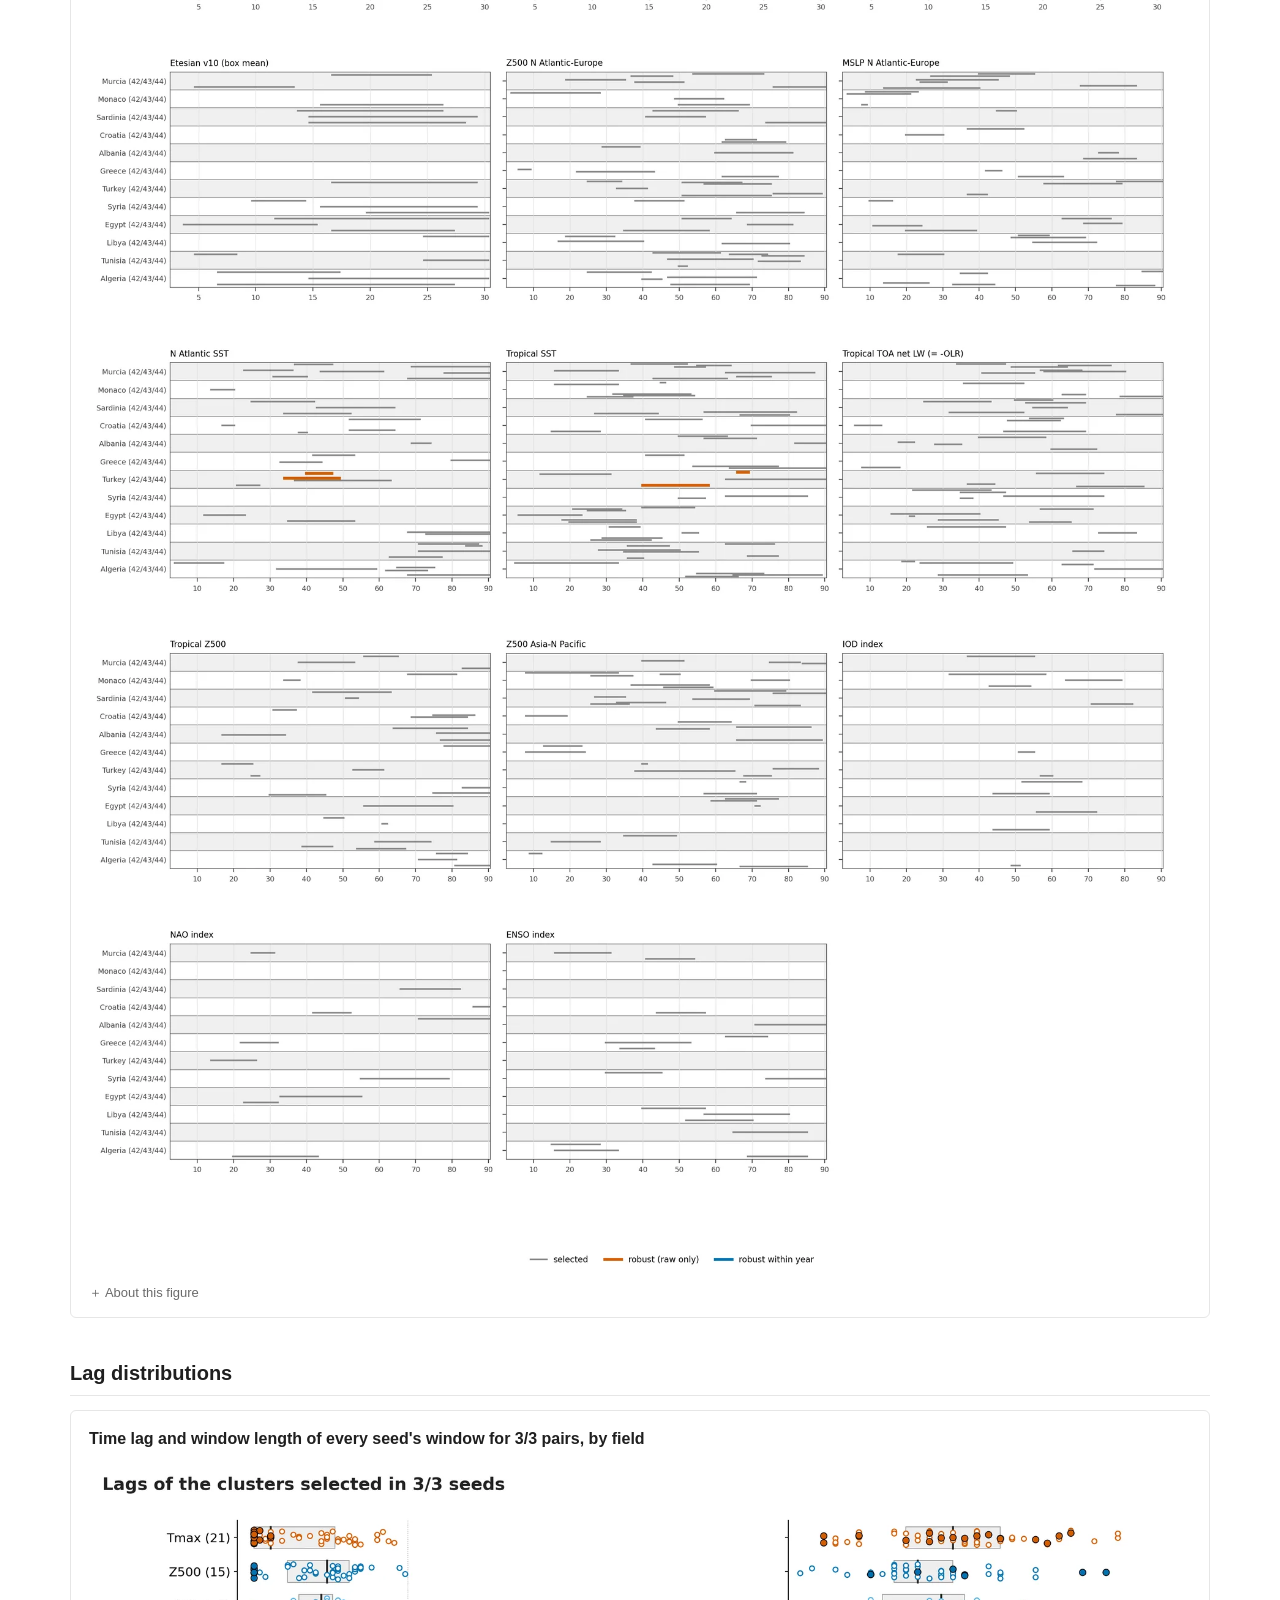
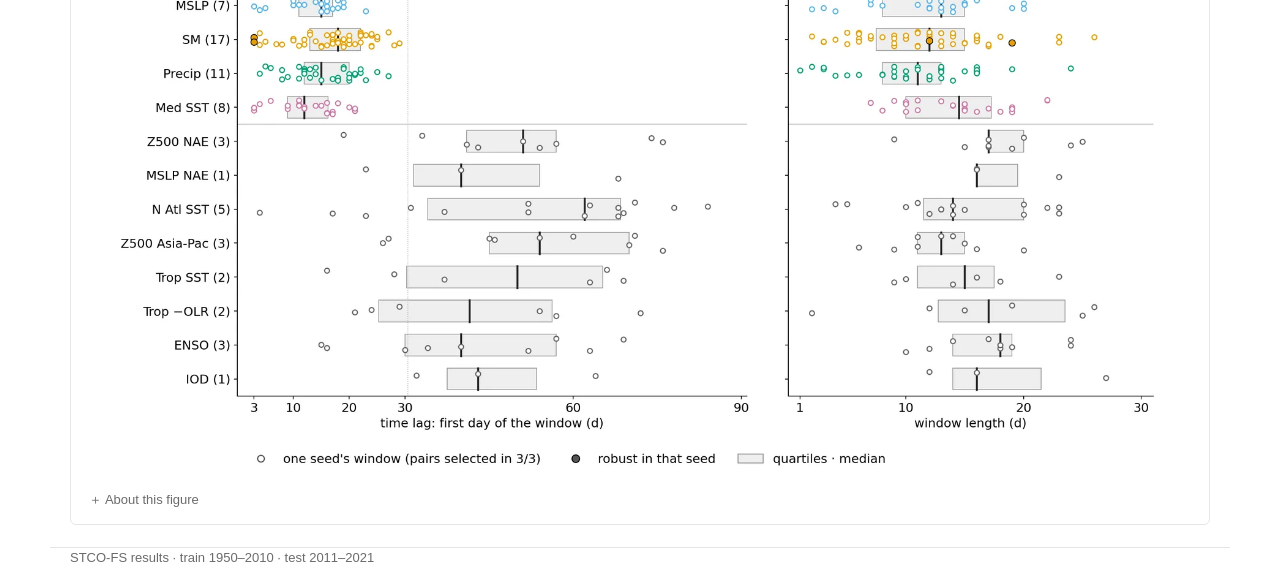
<file: lags.html>
<!doctype html>
<html lang="en">
<head>
<meta charset="utf-8">
<meta name="viewport" content="width=device-width, initial-scale=1">
<title>Time lags · Plinius 19 · Mediterranean heatwave drivers</title>
<link rel="stylesheet" href="assets/style.css">
</head>
<body>
<header class="site">
  <div class="wrap">
    <a class="brand" href="index.html">Plinius 19 · Drivers of Mediterranean heatwaves</a>
    <nav class="top"><div class="grp"><a href="index.html">Overview</a><a href="talk.html">Talk</a></div><div class="grp"><span class="glab">Method</span><a href="setup.html">Study design</a></div><div class="grp"><span class="glab">Results</span><a href="skill.html">Skill</a><a href="selection.html">Selected clusters</a><a href="lags.html" class="on">Time lags</a><a href="anomalies.html">Anomaly maps</a><a href="eof.html">EOF modes</a></div><div class="grp"><span class="glab">More</span><a href="versions.html">Detrending tests</a><a href="crosssite.html">Site comparison</a></div></nav>
  </div>
</header>
<main class="wrap">
<h1>Time lags</h1>
<p class="lede">How many days ahead the selected drivers act.</p>
<nav class="toc"><a href="#sec-what-the-model-can-do">What the model can do <span class="n">1</span></a><a href="#sec-selected-lag-windows">Selected lag windows <span class="n">2</span></a><a href="#sec-lag-windows-per-site">Lag windows per site <span class="n">2</span></a><a href="#sec-lag-windows-chosen-by-the-cro">Lag windows chosen by the CRO <span class="n">1</span></a><a href="#sec-lag-distributions">Lag distributions <span class="n">1</span></a></nav>
<section><h2 id="sec-what-the-model-can-do">What the model can do</h2>
<figure class="card" id="presentacion-figuras-07c-lead-times">
  <h3><a class="anchor" href="#presentacion-figuras-07c-lead-times">How far ahead the precursors act, by predictor type</a></h3>
  <a class="zoom" href="img/lags/presentacion-figuras-07c-lead-times.webp"><img src="img/lags/presentacion-figuras-07c-lead-times.webp" alt="How far ahead the precursors act, by predictor type" width="1800" height="1012" loading="lazy"></a>
  <details><summary>About this figure</summary><p>Lag windows (days before the heatwave, log scale; 3 d is the shortest lag allowed). Grey: every site × cluster pair selected in ≥ 2 seeds. Colour: confirmed precursors, i.e. selected in ≥ 2 seeds and, in at least one of those seeds, significant in 1950–2010 after the Benjamini–Hochberg correction and again with the same sign in 2011–2021, drawn at the window of their best robust seed; faded = year-to-year or trend signal with no within-summer anomaly (so the lag is not a lead time); dashed = cooler/lower before heatwaves. Tmax at 8 sites and a Z500 ridge at 6 lead by 3–20 days; MSLP, soil moisture and Mediterranean SST at 1–2 sites; remote SST only at Turkey, as a year-to-year signal. Precipitation, remote Z500/MSLP/OLR, the Etesians, CO2 and the indices have no confirmed pair and are not drawn.</p><p class="src">presentacion/figuras/07c_lead_times.png</p></details>
</figure>
</section>
<section><h2 id="sec-selected-lag-windows">Selected lag windows</h2>
<figure class="card" id="general-figuras-slides-s03a-lag-coverage">
  <h3><a class="anchor" href="#general-figuras-slides-s03a-lag-coverage">Lag coverage of CRO-selected windows per driver family, all 36 runs</a></h3>
  <a class="zoom" href="img/lags/general-figuras-slides-s03a-lag-coverage.webp"><img src="img/lags/general-figuras-slides-s03a-lag-coverage.webp" alt="Lag coverage of CRO-selected windows per driver family, all 36 runs" width="1800" height="1013" loading="lazy"></a>
  <details><summary>About this figure</summary><p>(a) For each driver family (n = selected drivers over all runs), the share of selected lag windows that cover each lag; local fields and CO2 may only use lags 3–30 (grey beyond), remote fields and indices 3–90. (b) Number of robust within-year drivers covering each lag; only local fields have any. Of the 48 robust within-year windows, 40 start at the minimum lag of 3 days.</p><p class="src">general/figuras/slides/S03a_lag_coverage.png</p></details>
</figure>
<figure class="card" id="general-figuras-slides-s03b-lag-windows-local">
  <h3><a class="anchor" href="#general-figuras-slides-s03b-lag-windows-local">Selected lag windows of the six local fields, per site and seed</a></h3>
  <a class="zoom" href="img/lags/general-figuras-slides-s03b-lag-windows-local.webp"><img src="img/lags/general-figuras-slides-s03b-lag-windows-local.webp" alt="Selected lag windows of the six local fields, per site and seed" width="1800" height="1013" loading="lazy"></a>
  <details><summary>About this figure</summary><p>One horizontal bar per selected lag window (days before the heatwave day), with one sub-row per seed and sites ordered anticlockwise around the basin. Grey: selected; orange: robust in raw composites only; blue: robust within year. This slide shows only Tmax, Z500, MSLP, soil moisture, precipitation and Mediterranean SST; the full-size figure covers all driver families.</p><p class="src">general/figuras/slides/S03b_lag_windows_local.png</p></details>
</figure>
</section>
<section><h2 id="sec-lag-windows-per-site">Lag windows per site</h2>
<figure class="card" id="presentacion-figuras-06a-lags-local">
  <h3><a class="anchor" href="#presentacion-figuras-06a-lags-local">Local fields: lag windows of each seed for clusters selected in 3/3 seeds</a></h3>
  <a class="zoom" href="img/lags/presentacion-figuras-06a-lags-local.webp"><img src="img/lags/presentacion-figuras-06a-lags-local.webp" alt="Local fields: lag windows of each seed for clusters selected in 3/3 seeds" width="1800" height="1012" loading="lazy"></a>
  <details><summary>About this figure</summary><p>One panel per site, with one row per local cluster selected by all 3 seeds and colour by field. The three thin light strips are the windows of seeds 42, 43 and 44 (top to bottom), the dark full-height bar marks the days common to all three, and a black outline means the window is robust in that seed. In 22 of the 79 local 3/3 pairs the three windows share no day: the same cluster is chosen at different lags.</p><p class="src">presentacion/figuras/06a_lags_local.png</p></details>
</figure>
<figure class="card" id="presentacion-figuras-06a-lags-remote">
  <h3><a class="anchor" href="#presentacion-figuras-06a-lags-remote">Remote fields and indices: lag windows of each seed for 3/3 clusters</a></h3>
  <a class="zoom" href="img/lags/presentacion-figuras-06a-lags-remote.webp"><img src="img/lags/presentacion-figuras-06a-lags-remote.webp" alt="Remote fields and indices: lag windows of each seed for 3/3 clusters" width="1800" height="1012" loading="lazy"></a>
  <details><summary>About this figure</summary><p>Same encoding as the local panel, for remote clusters and the NAO, ENSO and IOD indices (grey) on a 3–90 d axis; the dotted line marks 30 d. No remote window is robust, the three windows share no day in 18 of the 20 remote 3/3 pairs (indices included), and Albania and Syria have no remote driver selected in all 3 seeds.</p><p class="src">presentacion/figuras/06a_lags_remote.png</p></details>
</figure>
</section>
<section><h2 id="sec-lag-windows-chosen-by-the-cro">Lag windows chosen by the CRO</h2>
<figure class="card" id="general-figuras-03b-lag-windows-all-families">
  <h3><a class="anchor" href="#general-figuras-03b-lag-windows-all-families">Selected lag windows per run, one panel per field or index (36 runs)</a></h3>
  <a class="zoom" href="img/lags/general-figuras-03b-lag-windows-all-families.webp"><img src="img/lags/general-figuras-03b-lag-windows-all-families.webp" alt="Selected lag windows per run, one panel per field or index (36 runs)" width="1800" height="3018" loading="lazy"></a>
  <details><summary>About this figure</summary><p>Each horizontal bar is the lag window of one selected driver; site blocks run anticlockwise around the basin with one sub-row per seed (42/43/44), local panels span lags 3–30 and remote and index panels 3–90. Grey = selected, orange = robust but not within year, blue = robust within year. Robust within-year windows appear only in local fields, mostly Tmax (24) and Z500 (16).</p><p class="src">general/figuras/03b_lag_windows_all_families.png</p></details>
</figure>
</section>
<section><h2 id="sec-lag-distributions">Lag distributions</h2>
<figure class="card" id="presentacion-figuras-06b-lag-distribution">
  <h3><a class="anchor" href="#presentacion-figuras-06b-lag-distribution">Time lag and window length of every seed&#x27;s window for 3/3 pairs, by field</a></h3>
  <a class="zoom" href="img/lags/presentacion-figuras-06b-lag-distribution.webp"><img src="img/lags/presentacion-figuras-06b-lag-distribution.webp" alt="Time lag and window length of every seed&#x27;s window for 3/3 pairs, by field" width="1800" height="1012" loading="lazy"></a>
  <details><summary>About this figure</summary><p>Left: time lag (first day of the window); right: window length, for each seed&#x27;s window of every site–driver pair selected by all 3 seeds, grouped by field (number of pairs in parentheses). Filled markers = window robust in that seed, boxes = quartiles and median, remote rows in grey, dotted line = 30 d. The median time lag is 6 d for Tmax and 16 d for Z500, robust windows start at a median of 3 d, and remote fields and indices have median time lags of 40–62 d.</p><p class="src">presentacion/figuras/06b_lag_distribution.png</p></details>
</figure>
</section>
</main>
<footer class="wrap">STCO-FS results · train 1950–2010 · test 2011–2021</footer>
<div id="lightbox" hidden><img alt=""><p></p></div>
<script src="assets/site.js"></script>
</body>
</html>
</file>
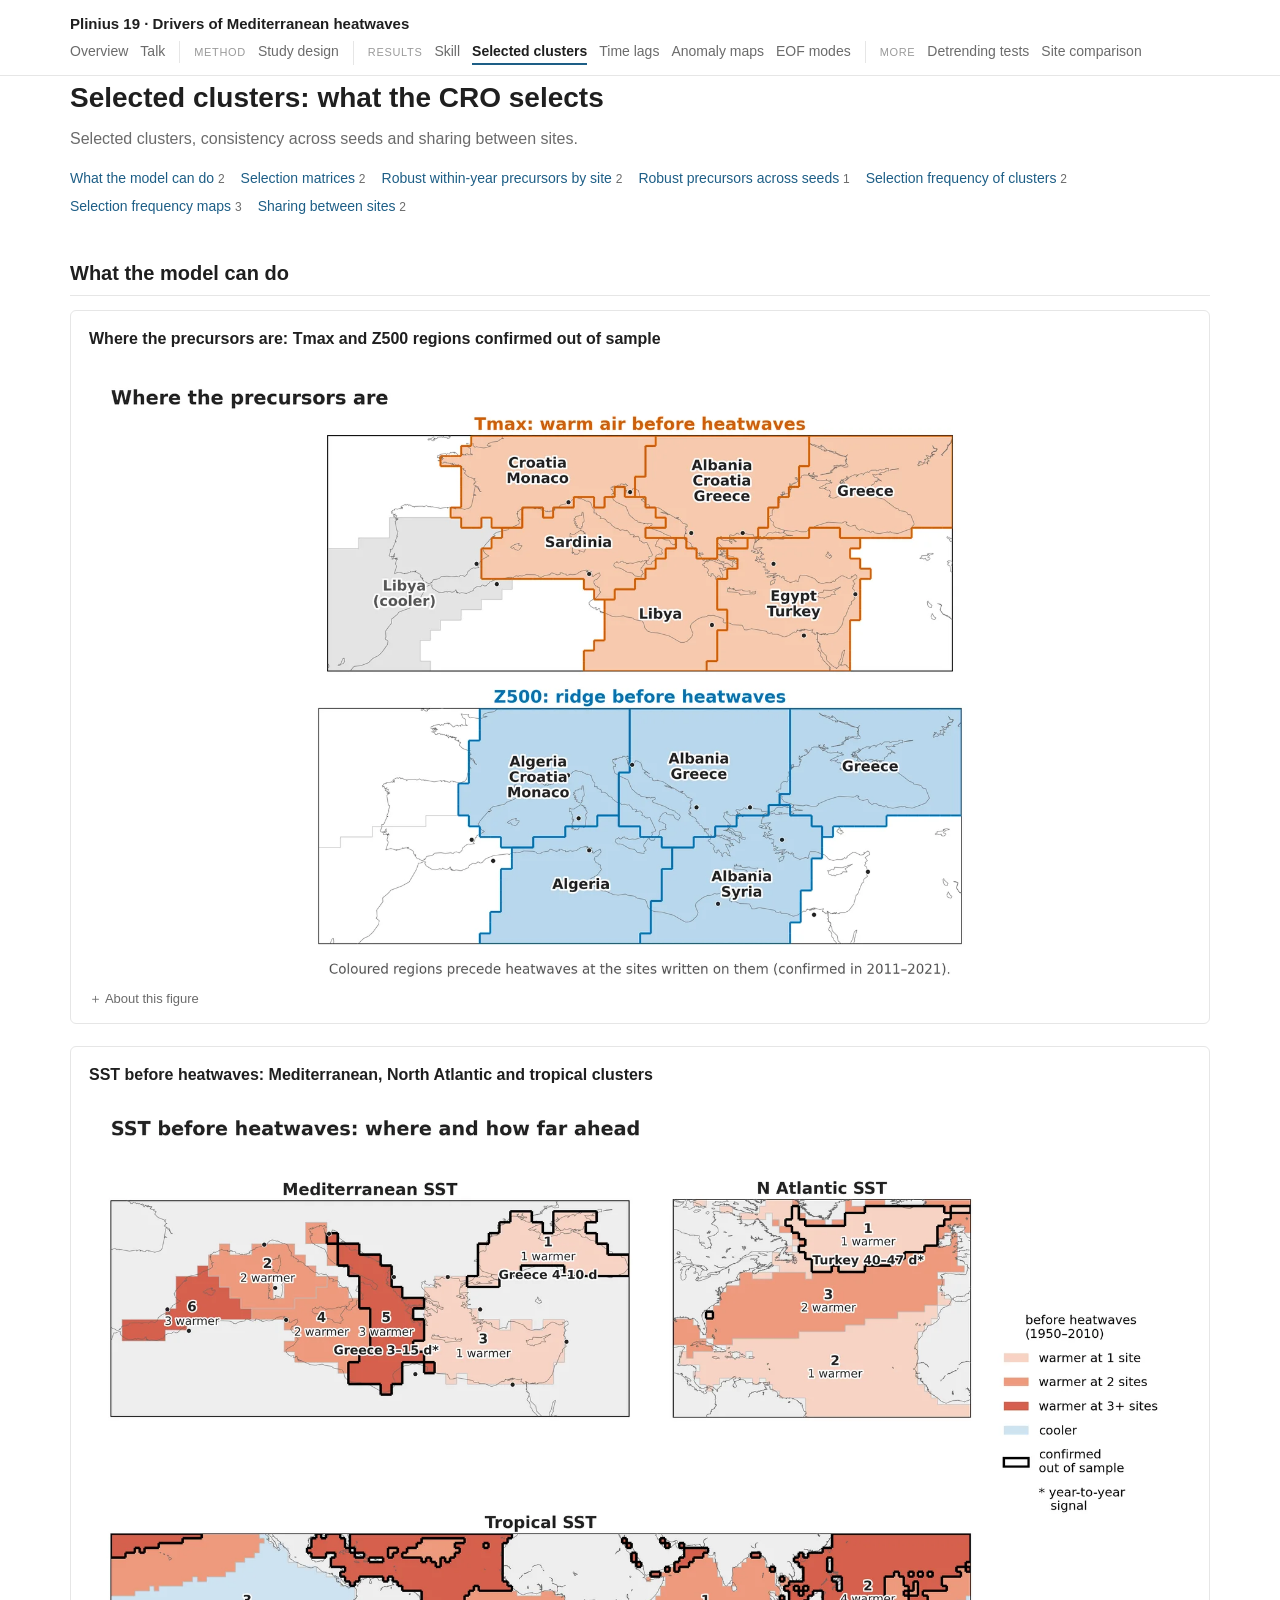
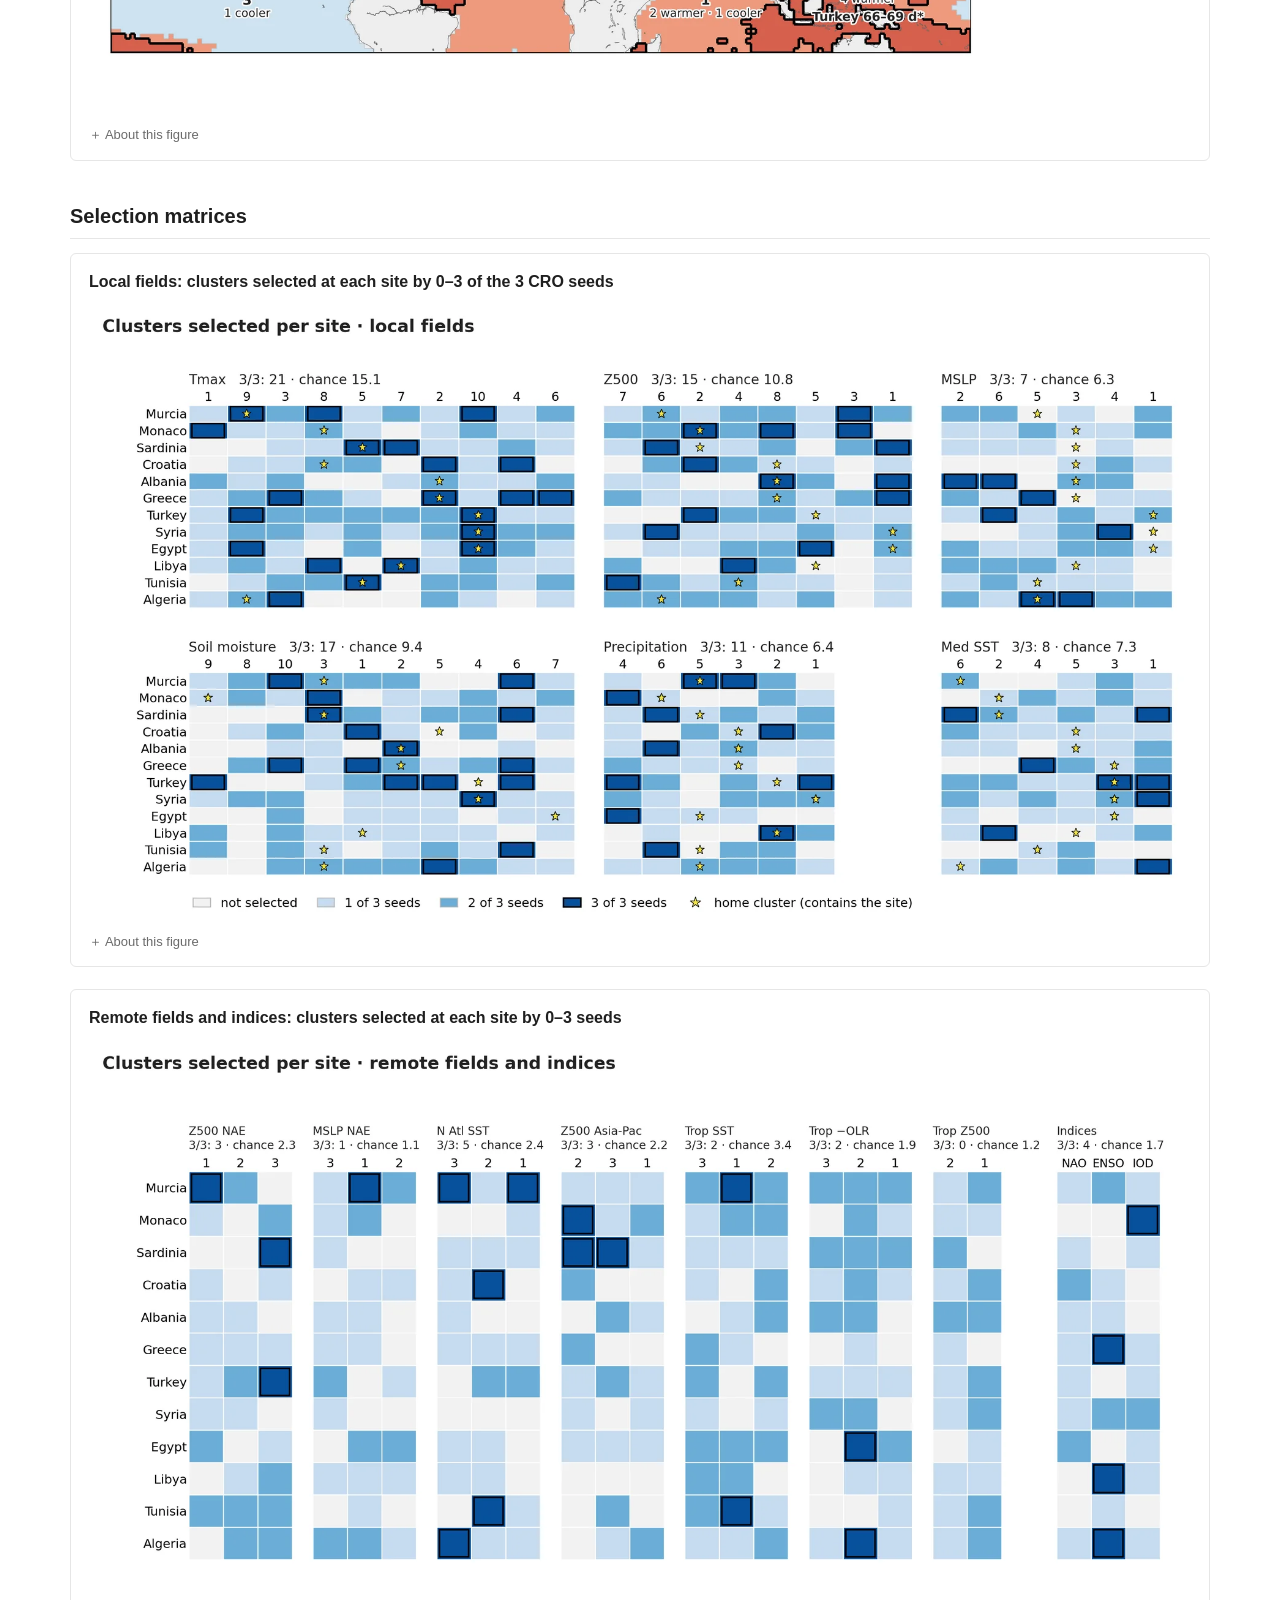
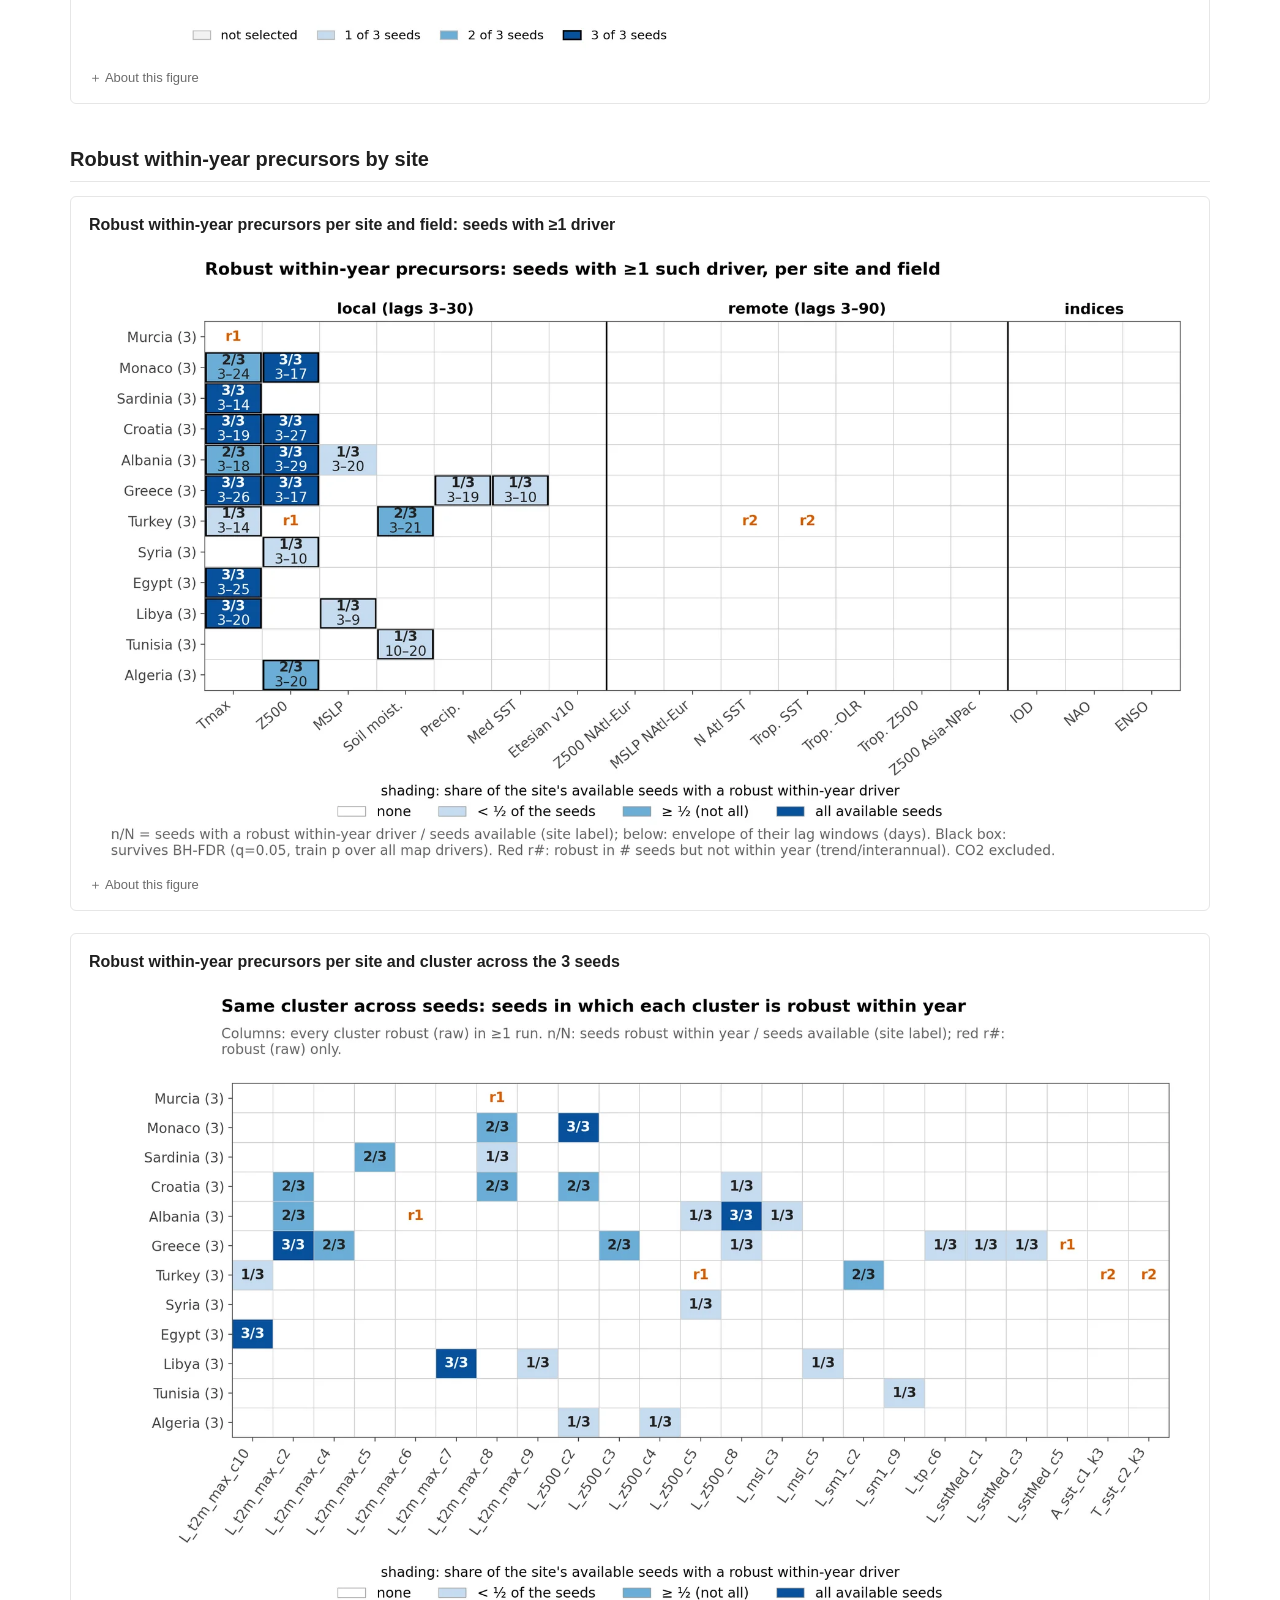
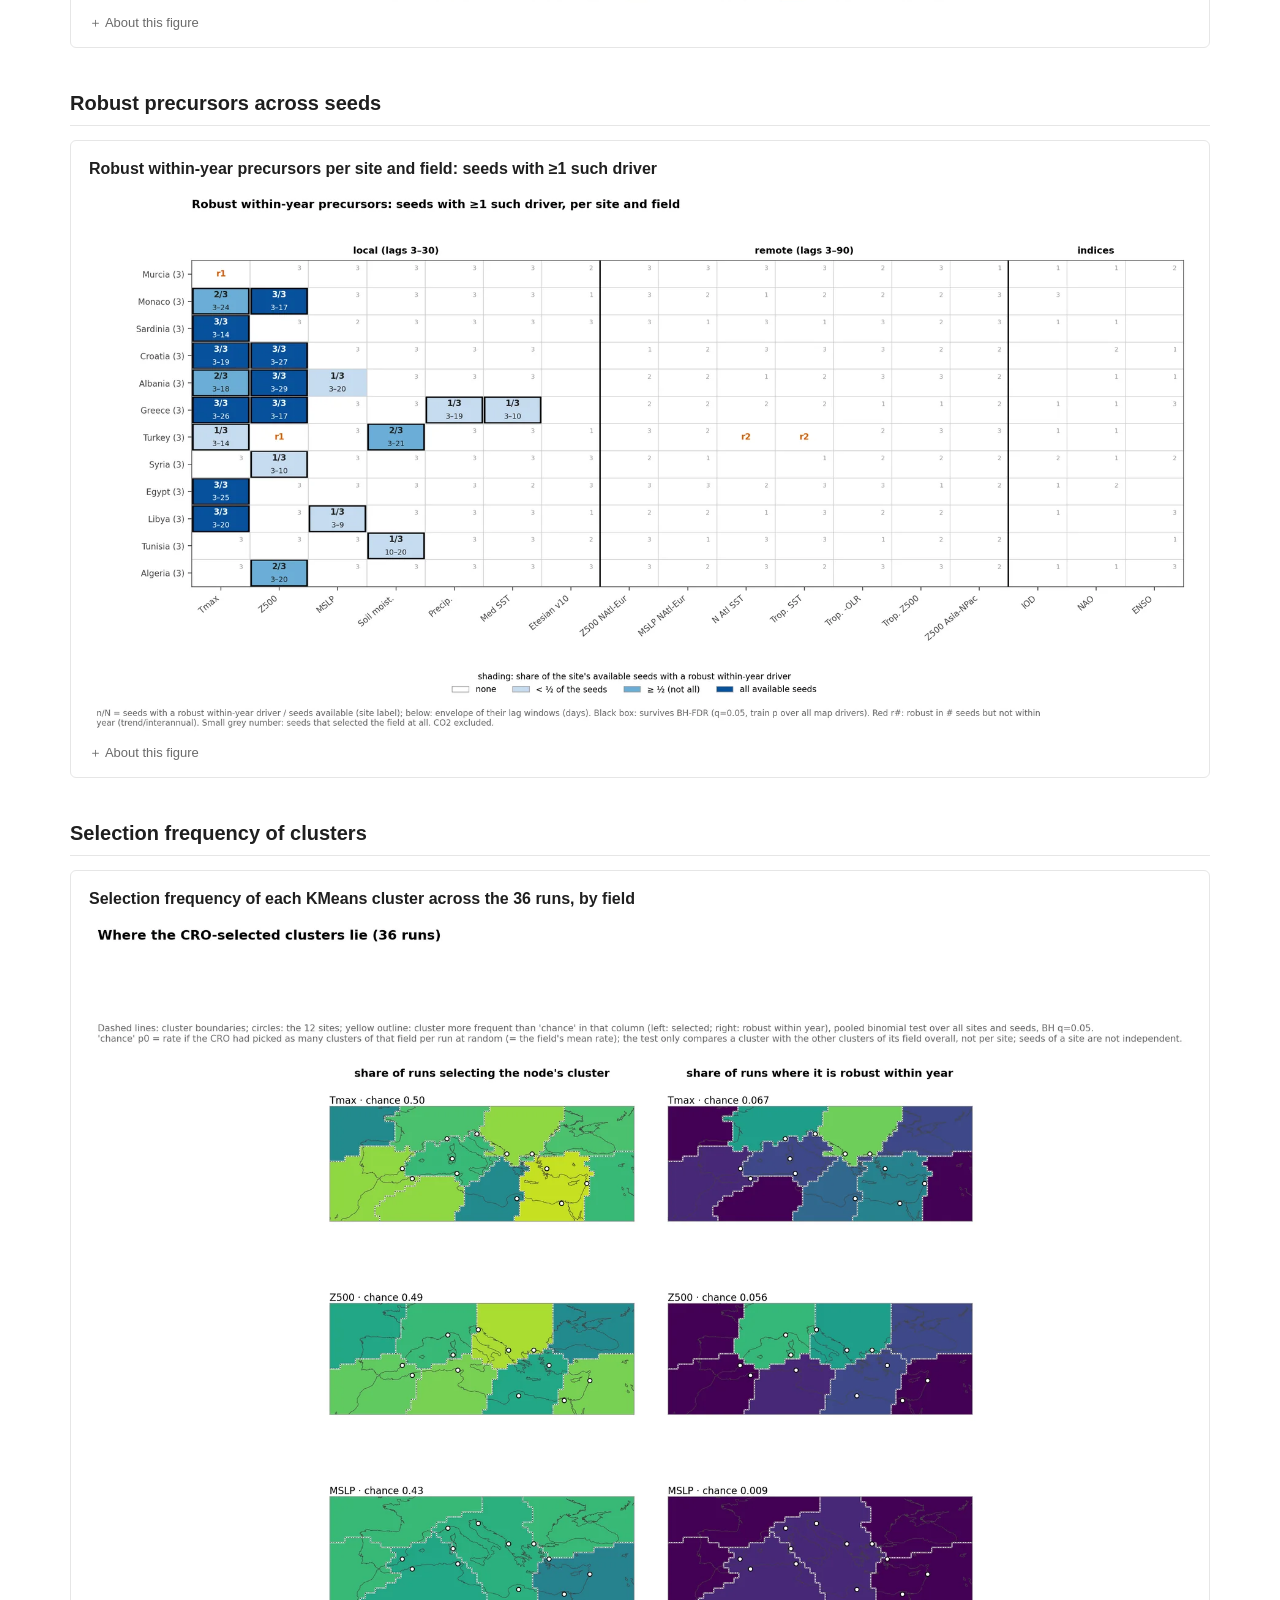
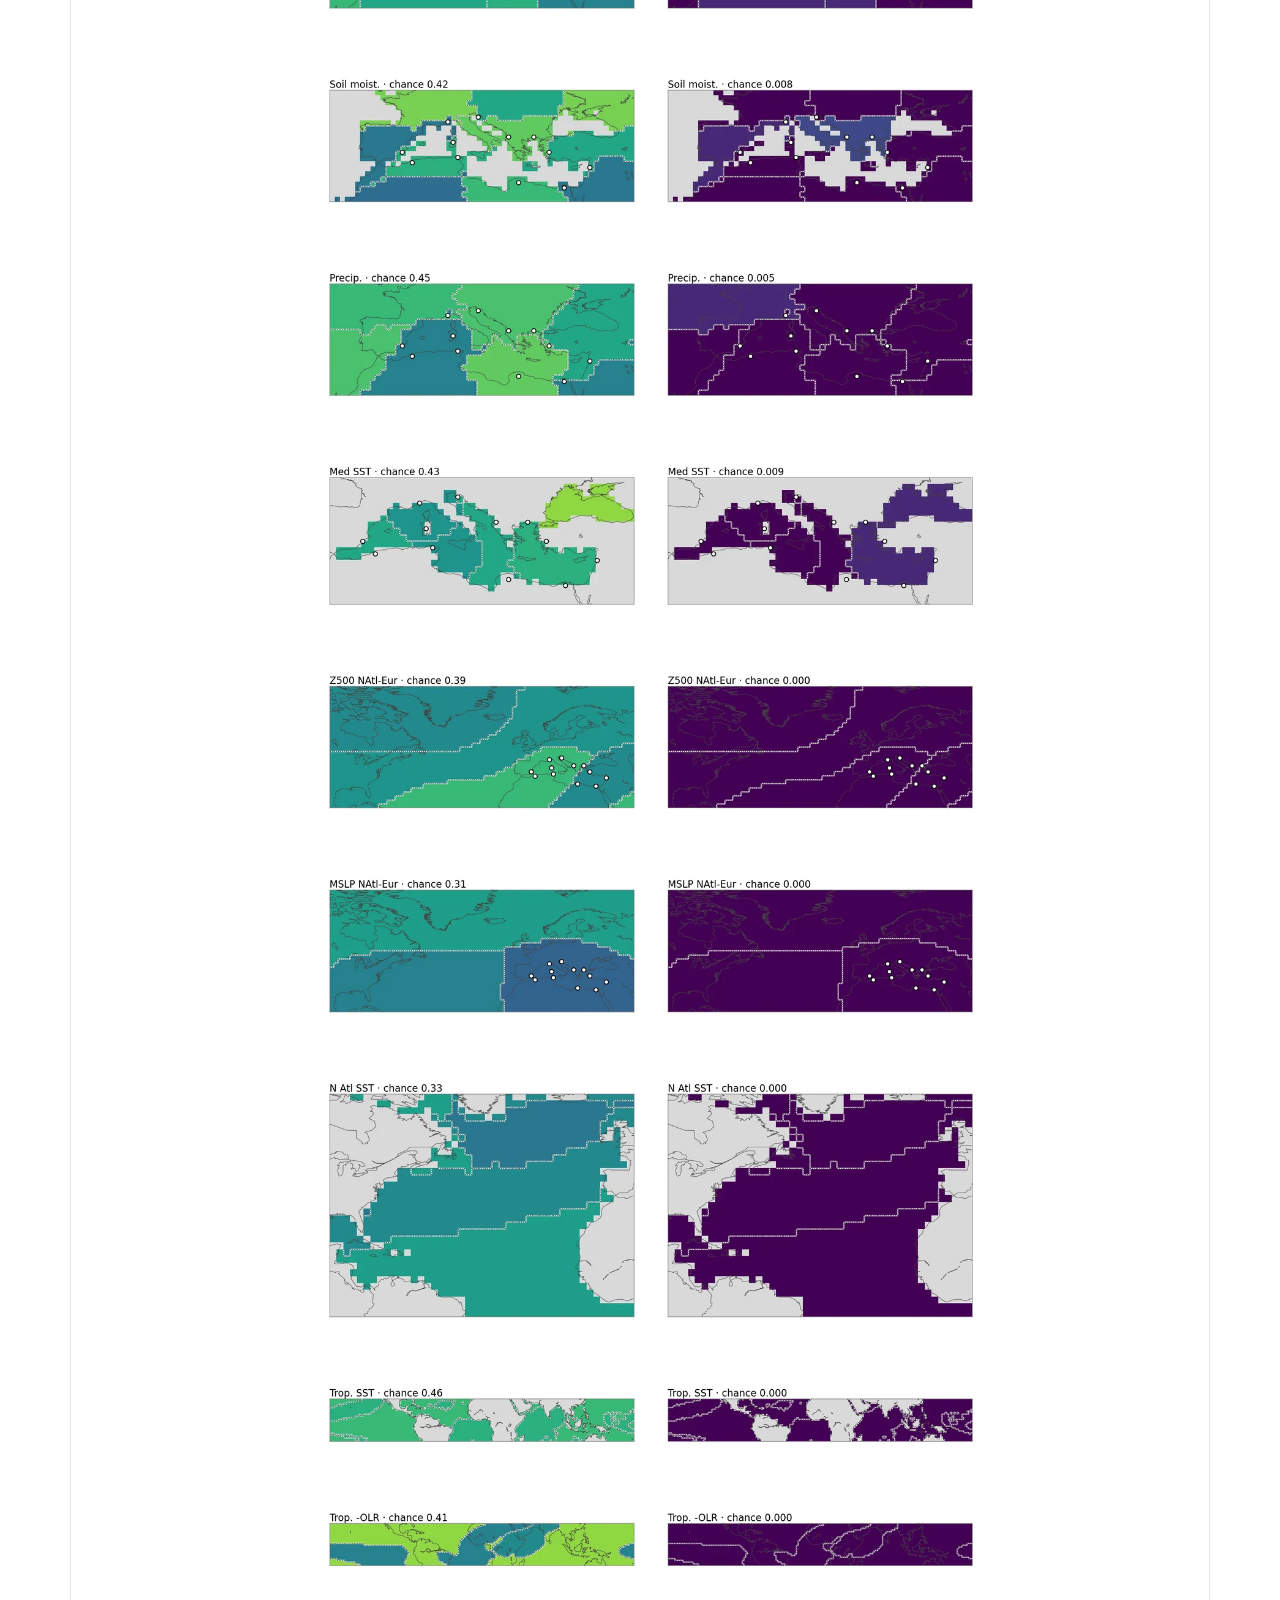
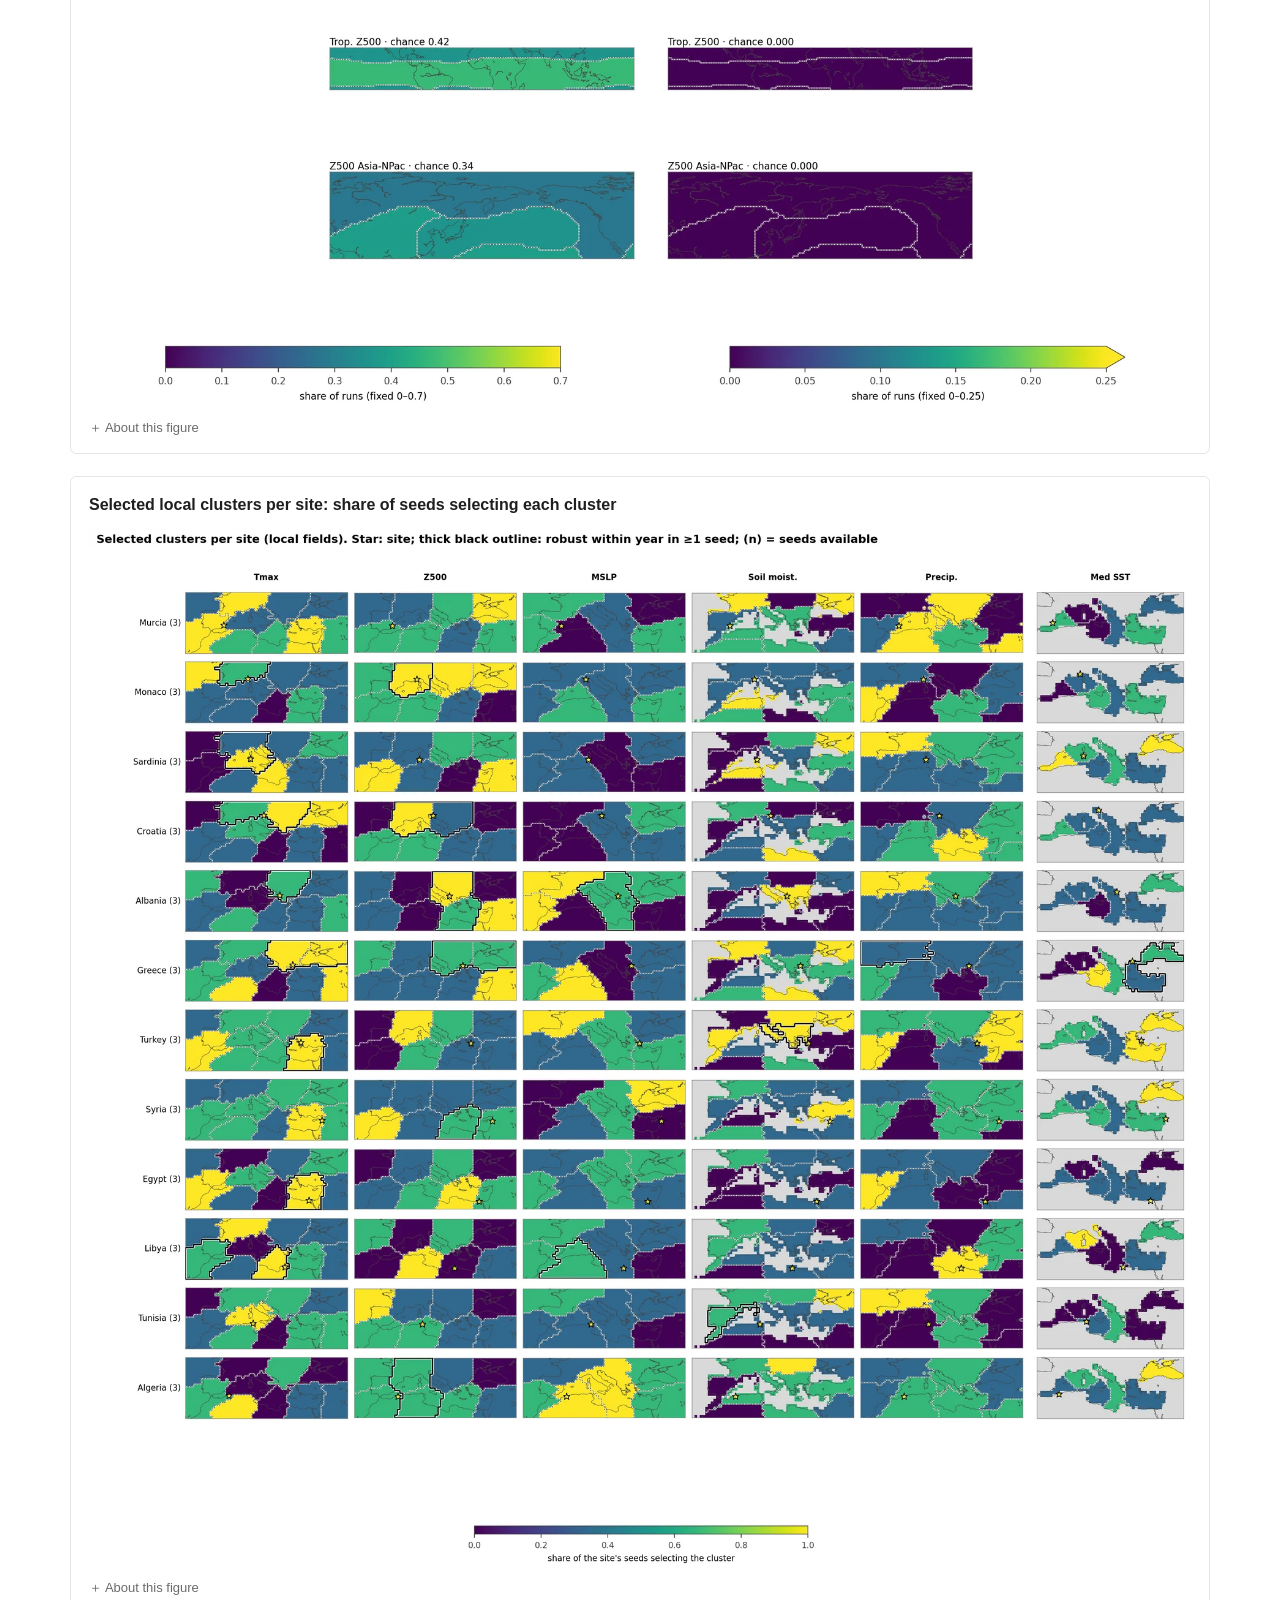
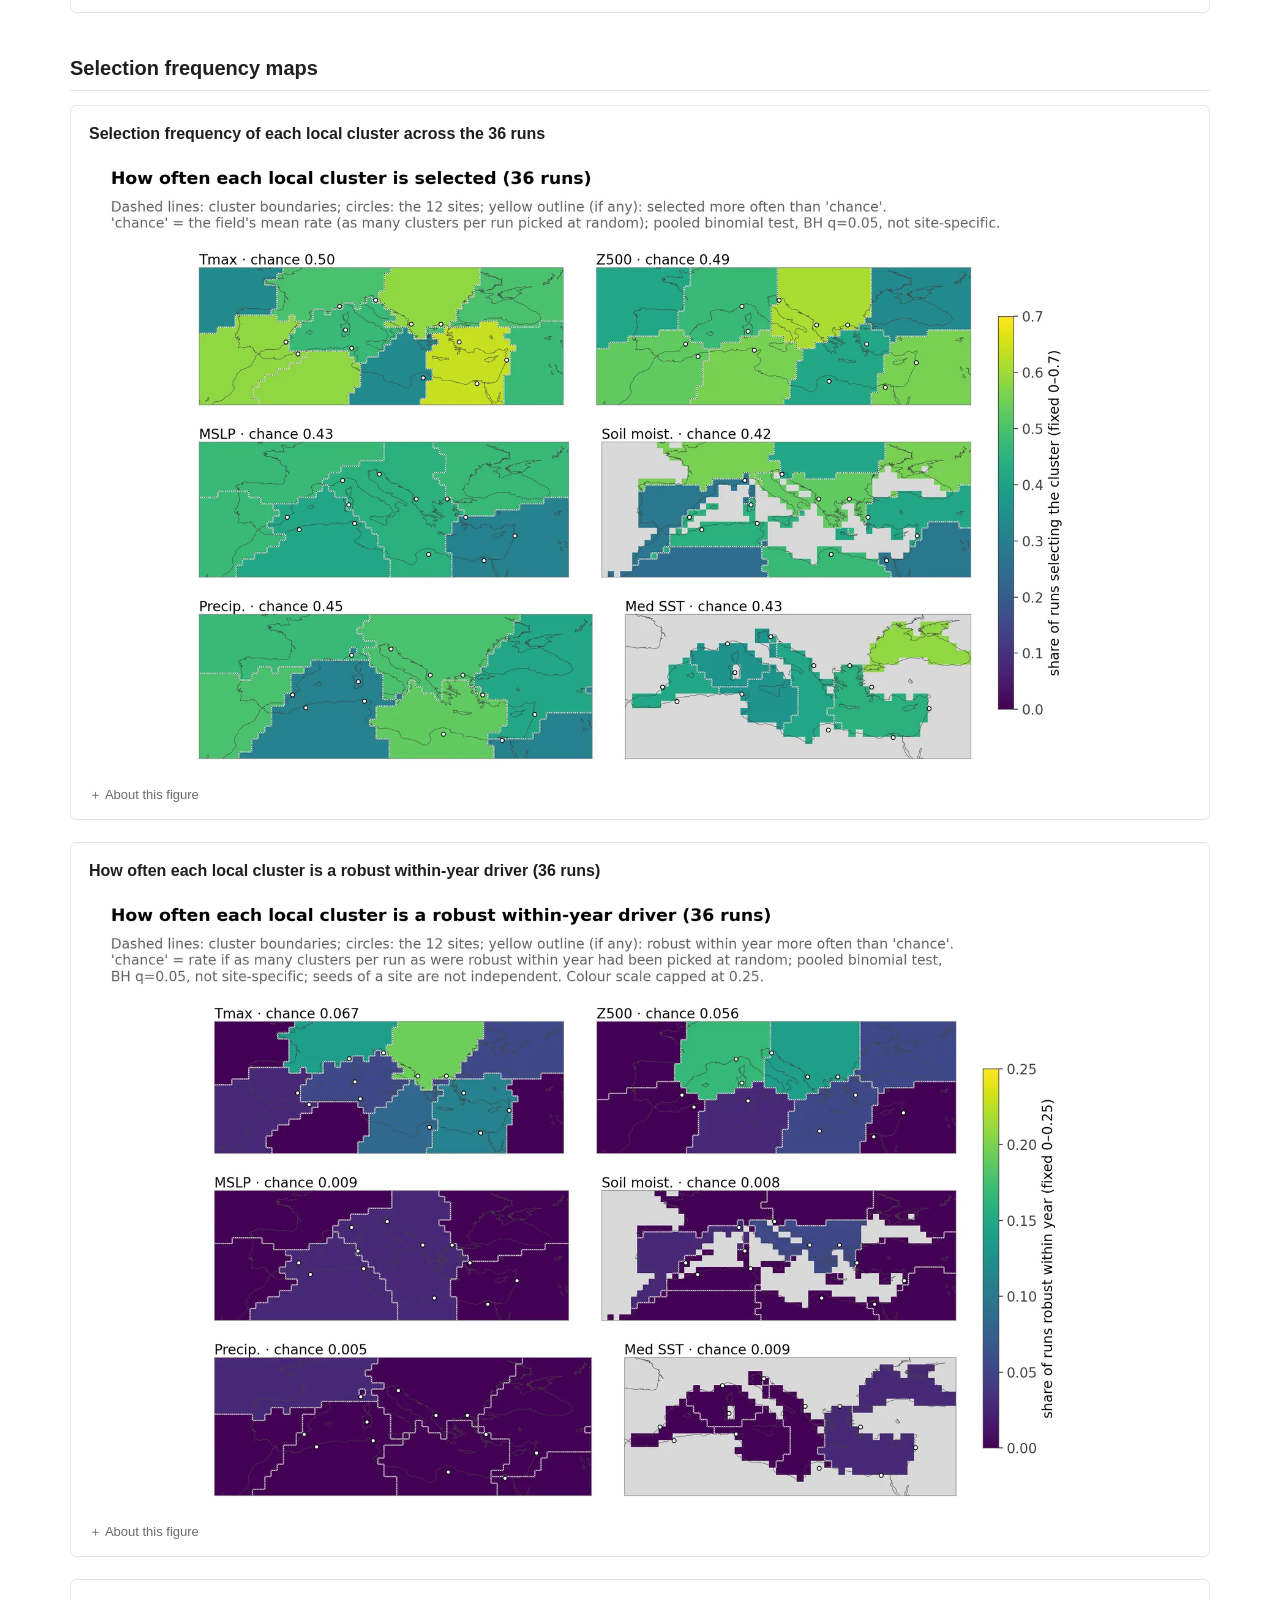
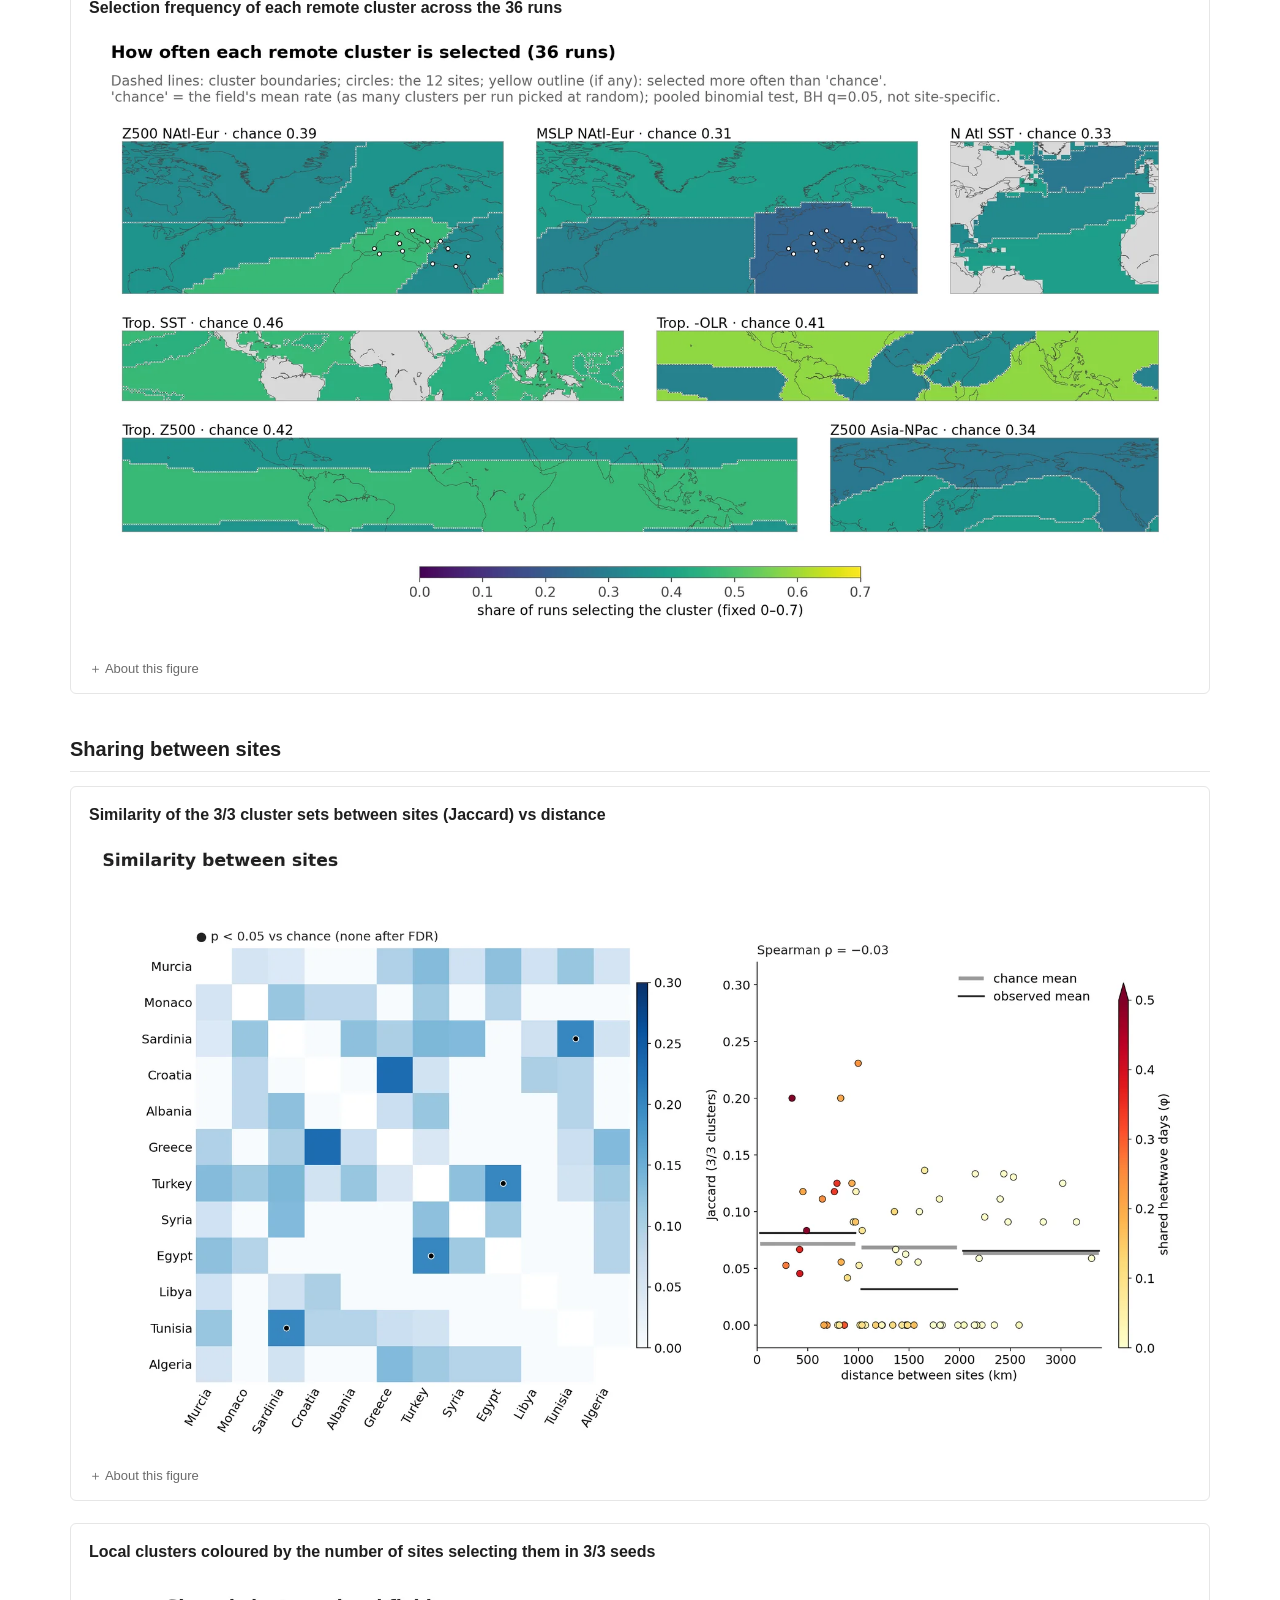
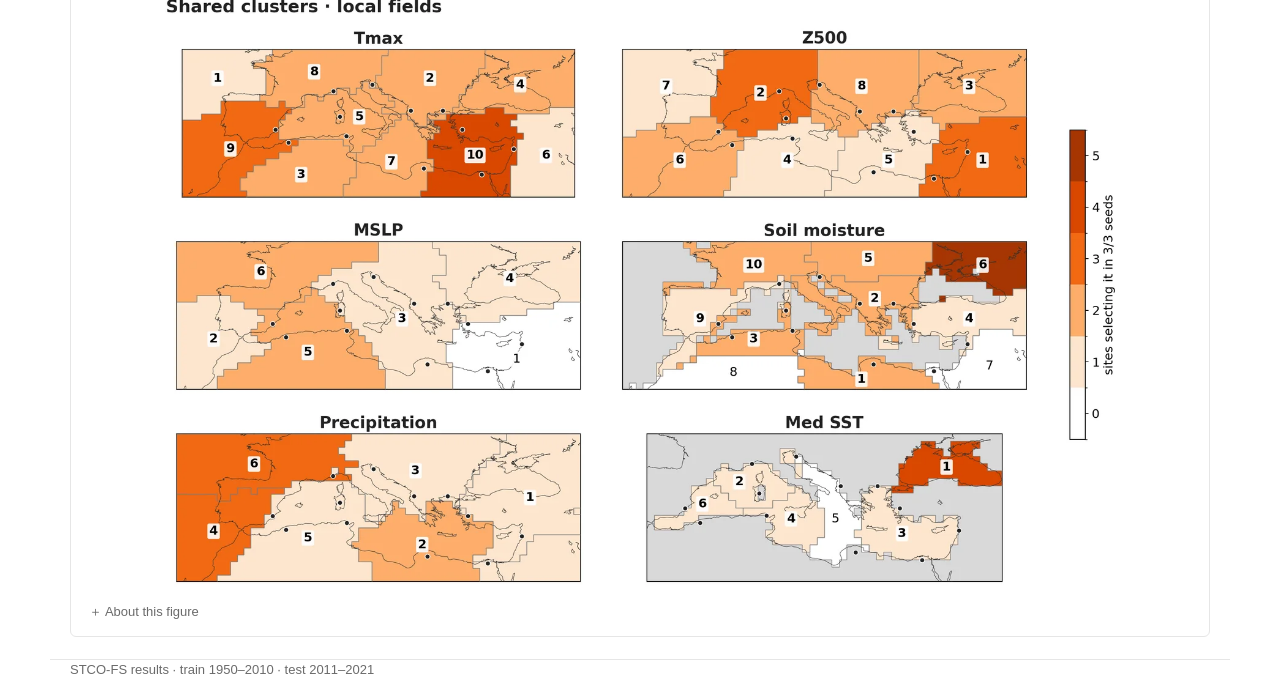
<file: selection.html>
<!doctype html>
<html lang="en">
<head>
<meta charset="utf-8">
<meta name="viewport" content="width=device-width, initial-scale=1">
<title>Selected clusters: what the CRO selects · Plinius 19 · Mediterranean heatwave drivers</title>
<link rel="stylesheet" href="assets/style.css">
</head>
<body>
<header class="site">
  <div class="wrap">
    <a class="brand" href="index.html">Plinius 19 · Drivers of Mediterranean heatwaves</a>
    <nav class="top"><div class="grp"><a href="index.html">Overview</a><a href="talk.html">Talk</a></div><div class="grp"><span class="glab">Method</span><a href="setup.html">Study design</a></div><div class="grp"><span class="glab">Results</span><a href="skill.html">Skill</a><a href="selection.html" class="on">Selected clusters</a><a href="lags.html">Time lags</a><a href="anomalies.html">Anomaly maps</a><a href="eof.html">EOF modes</a></div><div class="grp"><span class="glab">More</span><a href="versions.html">Detrending tests</a><a href="crosssite.html">Site comparison</a></div></nav>
  </div>
</header>
<main class="wrap">
<h1>Selected clusters: what the CRO selects</h1>
<p class="lede">Selected clusters, consistency across seeds and sharing between sites.</p>
<nav class="toc"><a href="#sec-what-the-model-can-do">What the model can do <span class="n">2</span></a><a href="#sec-selection-matrices">Selection matrices <span class="n">2</span></a><a href="#sec-robust-within-year-precursors-by-site">Robust within-year precursors by site <span class="n">2</span></a><a href="#sec-robust-precursors-across-seeds">Robust precursors across seeds <span class="n">1</span></a><a href="#sec-selection-frequency-of-clusters">Selection frequency of clusters <span class="n">2</span></a><a href="#sec-selection-frequency-maps">Selection frequency maps <span class="n">3</span></a><a href="#sec-sharing-between-sites">Sharing between sites <span class="n">2</span></a></nav>
<section><h2 id="sec-what-the-model-can-do">What the model can do</h2>
<figure class="card" id="presentacion-figuras-07e-precursor-clusters">
  <h3><a class="anchor" href="#presentacion-figuras-07e-precursor-clusters">Where the precursors are: Tmax and Z500 regions confirmed out of sample</a></h3>
  <a class="zoom" href="img/selection/presentacion-figuras-07e-precursor-clusters.webp"><img src="img/selection/presentacion-figuras-07e-precursor-clusters.webp" alt="Where the precursors are: Tmax and Z500 regions confirmed out of sample" width="1800" height="1012" loading="lazy"></a>
  <details><summary>About this figure</summary><p>Coloured regions (KMeans clusters) precede heatwaves at the sites written on them: warmer Tmax (top) or a higher Z500, i.e. a ridge (bottom), before heatwave days; grey = cooler before heatwaves. Only confirmed precursors are shown: selected in ≥ 2 seeds, FDR-significant in 1950–2010 and significant with the same sign in 2011–2021 in at least one seed. Tmax: 8 sites, mostly over the site itself; Z500: 6 sites, ridges over or next to the site.</p><p class="src">presentacion/figuras/07e_precursor_clusters.png</p></details>
</figure>
<figure class="card" id="presentacion-figuras-07f-sst-clusters">
  <h3><a class="anchor" href="#presentacion-figuras-07f-sst-clusters">SST before heatwaves: Mediterranean, North Atlantic and tropical clusters</a></h3>
  <a class="zoom" href="img/selection/presentacion-figuras-07f-sst-clusters.webp"><img src="img/selection/presentacion-figuras-07f-sst-clusters.webp" alt="SST before heatwaves: Mediterranean, North Atlantic and tropical clusters" width="1800" height="1012" loading="lazy"></a>
  <details><summary>About this figure</summary><p>Fill: clusters whose SST is significantly warmer (red) or cooler (blue) before heatwave days in 1950–2010 at sites that select them in ≥ 2 seeds, darker = more sites. Thick outline: confirmed out of sample (same rule as the lead-time figure), with the site and the window of its best robust seed; * = year-to-year signal with no within-summer anomaly. Warmer seas precede heatwaves at many sites in 1950–2010, but only Greece (Mediterranean, 4–10 d) holds as a within-summer precursor; Turkey&#x27;s Atlantic and tropical SST mark warm summers.</p><p class="src">presentacion/figuras/07f_sst_clusters.png</p></details>
</figure>
</section>
<section><h2 id="sec-selection-matrices">Selection matrices</h2>
<figure class="card" id="presentacion-figuras-04a-matrix-local">
  <h3><a class="anchor" href="#presentacion-figuras-04a-matrix-local">Local fields: clusters selected at each site by 0–3 of the 3 CRO seeds</a></h3>
  <a class="zoom" href="img/selection/presentacion-figuras-04a-matrix-local.webp"><img src="img/selection/presentacion-figuras-04a-matrix-local.webp" alt="Local fields: clusters selected at each site by 0–3 of the 3 CRO seeds" width="1800" height="1012" loading="lazy"></a>
  <details><summary>About this figure</summary><p>Rows are sites and columns are the clusters of each local field, ordered west to east by centroid. Cell colour = number of seeds (0–3) that selected the cluster, black frame = all 3 seeds, star = the site&#x27;s home cluster (the one containing the site); each panel title gives the observed number of 3/3 pairs and the chance expectation. Over all fields and the three indices, 99 site–driver pairs are selected by all 3 seeds vs 71.6 expected by chance, and the home Tmax cluster is selected by at least 2 of 3 seeds at all 12 sites.</p><p class="src">presentacion/figuras/04a_matrix_local.png</p></details>
</figure>
<figure class="card" id="presentacion-figuras-04b-matrix-remote">
  <h3><a class="anchor" href="#presentacion-figuras-04b-matrix-remote">Remote fields and indices: clusters selected at each site by 0–3 seeds</a></h3>
  <a class="zoom" href="img/selection/presentacion-figuras-04b-matrix-remote.webp"><img src="img/selection/presentacion-figuras-04b-matrix-remote.webp" alt="Remote fields and indices: clusters selected at each site by 0–3 seeds" width="1800" height="1012" loading="lazy"></a>
  <details><summary>About this figure</summary><p>Same layout as the local matrix, for the seven remote fields and the NAO, ENSO and IOD indices; the home cluster is not marked. The number of pairs selected by all 3 seeds is at chance level except for North Atlantic SST (5 vs 2.4 expected) and the indices (4 vs 1.7). &#x27;Trop −OLR&#x27; is the net top-of-atmosphere longwave flux (= −OLR).</p><p class="src">presentacion/figuras/04b_matrix_remote.png</p></details>
</figure>
</section>
<section><h2 id="sec-robust-within-year-precursors-by-site">Robust within-year precursors by site</h2>
<figure class="card" id="general-figuras-slides-s02a-robust-matrix">
  <h3><a class="anchor" href="#general-figuras-slides-s02a-robust-matrix">Robust within-year precursors per site and field: seeds with ≥1 driver</a></h3>
  <a class="zoom" href="img/selection/general-figuras-slides-s02a-robust-matrix.webp"><img src="img/selection/general-figuras-slides-s02a-robust-matrix.webp" alt="Robust within-year precursors per site and field: seeds with ≥1 driver" width="1800" height="1013" loading="lazy"></a>
  <details><summary>About this figure</summary><p>Each cell gives the number of seeds (n/N) in which the CRO selected at least one driver of that field that is robust within year (train year-permutation p &lt; 0.05, same sign with p &lt; 0.05 on test, and a significant within-year composite), with the envelope of their lag windows (days) below; shading is the share of seeds, a black box marks survival of Benjamini–Hochberg FDR (q = 0.05), and red r# gives the number of seeds with a driver of that field that is robust but not within year. All 48 robust within-year drivers are local, mostly Tmax and Z500; no remote field or index gives one. This slide leaves out the small grey counts of seeds that selected each field, which the non-slide version shows.</p><p class="src">general/figuras/slides/S02a_robust_matrix.png</p></details>
</figure>
<figure class="card" id="general-figuras-slides-s02b-robust-clusters">
  <h3><a class="anchor" href="#general-figuras-slides-s02b-robust-clusters">Robust within-year precursors per site and cluster across the 3 seeds</a></h3>
  <a class="zoom" href="img/selection/general-figuras-slides-s02b-robust-clusters.webp"><img src="img/selection/general-figuras-slides-s02b-robust-clusters.webp" alt="Robust within-year precursors per site and cluster across the 3 seeds" width="1800" height="1013" loading="lazy"></a>
  <details><summary>About this figure</summary><p>Columns are all clusters that are robust in at least one run; cells give the seeds in which that cluster is also robust within year (n/N), shaded by share of seeds, and red r# marks clusters robust only in raw composites. The same cluster is robust within year in all 3 seeds only for Monaco (L_z500_c2), Albania (L_z500_c8), Greece (L_t2m_max_c2), Egypt (L_t2m_max_c10) and Libya (L_t2m_max_c7).</p><p class="src">general/figuras/slides/S02b_robust_clusters.png</p></details>
</figure>
</section>
<section><h2 id="sec-robust-precursors-across-seeds">Robust precursors across seeds</h2>
<figure class="card" id="general-figuras-02a-robust-matrix">
  <h3><a class="anchor" href="#general-figuras-02a-robust-matrix">Robust within-year precursors per site and field: seeds with ≥1 such driver</a></h3>
  <a class="zoom" href="img/selection/general-figuras-02a-robust-matrix.webp"><img src="img/selection/general-figuras-02a-robust-matrix.webp" alt="Robust within-year precursors per site and field: seeds with ≥1 such driver" width="1800" height="887" loading="lazy"></a>
  <details><summary>About this figure</summary><p>Rows are sites (seeds available in brackets) and columns are local fields (lags 3–30), remote fields (lags 3–90) and indices; shading and n/N give the share of seeds with at least one robust within-year driver (year-permutation p &lt; 0.05 in train, same sign with p &lt; 0.05 in test, and a within-year composite that is significant in train with the same sign in train and test), with the envelope of their lag windows (days) below. Black box = survives Benjamini–Hochberg FDR on train p; red r# = robust in # seeds but not within year; small grey number = seeds that selected the field. Only local Tmax and Z500 reach 3/3 seeds (9 site–field pairs), and no remote field or index has a robust within-year driver.</p><p class="src">general/figuras/02a_robust_matrix.png</p></details>
</figure>
</section>
<section><h2 id="sec-selection-frequency-of-clusters">Selection frequency of clusters</h2>
<figure class="card" id="general-figuras-04a-selection-frequency-all-fields">
  <h3><a class="anchor" href="#general-figuras-04a-selection-frequency-all-fields">Selection frequency of each KMeans cluster across the 36 runs, by field</a></h3>
  <a class="zoom" href="img/selection/general-figuras-04a-selection-frequency-all-fields.webp"><img src="img/selection/general-figuras-04a-selection-frequency-all-fields.webp" alt="Selection frequency of each KMeans cluster across the 36 runs, by field" width="1800" height="4392" loading="lazy"></a>
  <details><summary>About this figure</summary><p>Left: share of the 36 runs that select each node&#x27;s KMeans cluster (fixed scale 0–0.7); right: share of runs in which that cluster is robust within year (0–0.25); dashed lines are cluster boundaries, circles are the 12 sites, and &#x27;chance&#x27; in each panel title is the rate expected if the CRO picked the same number of clusters of that field per run at random. Observed selection frequencies range from 0.22 to 0.64 against chance rates of 0.31–0.50, and no cluster is selected (or robust within year) more often than chance after BH correction, so no yellow outline appears. The test pools all sites and seeds, which are not independent, so its p-values are only indicative.</p><p class="src">general/figuras/04a_selection_frequency_all_fields.png</p></details>
</figure>
<figure class="card" id="general-figuras-04b-selection-by-site-local">
  <h3><a class="anchor" href="#general-figuras-04b-selection-by-site-local">Selected local clusters per site: share of seeds selecting each cluster</a></h3>
  <a class="zoom" href="img/selection/general-figuras-04b-selection-by-site-local.webp"><img src="img/selection/general-figuras-04b-selection-by-site-local.webp" alt="Selected local clusters per site: share of seeds selecting each cluster" width="1800" height="1703" loading="lazy"></a>
  <details><summary>About this figure</summary><p>Rows are sites (3 seeds each) and columns are the KMeans clusters (dashed boundaries) of local Tmax, Z500, MSLP, soil moisture, precipitation and Mediterranean SST, coloured by the share of that site&#x27;s seeds that selected each cluster (0–1). The star marks the site, and a thick black outline marks clusters that are robust within year in at least one seed of that site.</p><p class="src">general/figuras/04b_selection_by_site_local.png</p></details>
</figure>
</section>
<section><h2 id="sec-selection-frequency-maps">Selection frequency maps</h2>
<figure class="card" id="general-figuras-slides-s04a-selection-frequency-local">
  <h3><a class="anchor" href="#general-figuras-slides-s04a-selection-frequency-local">Selection frequency of each local cluster across the 36 runs</a></h3>
  <a class="zoom" href="img/selection/general-figuras-slides-s04a-selection-frequency-local.webp"><img src="img/selection/general-figuras-slides-s04a-selection-frequency-local.webp" alt="Selection frequency of each local cluster across the 36 runs" width="1800" height="1013" loading="lazy"></a>
  <details><summary>About this figure</summary><p>Each grid point is coloured by the share of the 36 runs in which the CRO selected its cluster (fixed scale 0–0.7); dashed lines are cluster boundaries, circles are the 12 sites and grey areas have no data (sea for soil moisture, land for SST). Panel titles give the field&#x27;s chance rate (its mean selection rate per cluster). No cluster is selected more often than chance (pooled binomial test over all sites and seeds, BH q = 0.05).</p><p class="src">general/figuras/slides/S04a_selection_frequency_local.png</p></details>
</figure>
<figure class="card" id="general-figuras-slides-s04b-robust-frequency-local">
  <h3><a class="anchor" href="#general-figuras-slides-s04b-robust-frequency-local">How often each local cluster is a robust within-year driver (36 runs)</a></h3>
  <a class="zoom" href="img/selection/general-figuras-slides-s04b-robust-frequency-local.webp"><img src="img/selection/general-figuras-slides-s04b-robust-frequency-local.webp" alt="How often each local cluster is a robust within-year driver (36 runs)" width="1800" height="1013" loading="lazy"></a>
  <details><summary>About this figure</summary><p>Each grid point is coloured by the share of the 36 runs in which its cluster is a robust within-year driver (scale capped at 0.25); dashed lines are cluster boundaries and circles are the 12 sites. Panel titles give the chance rate, i.e. the rate if as many clusters per run as were robust within year had been picked at random. The most frequent are Tmax and Z500 clusters (up to 7 of 36 runs); none is robust within year more often than chance under the pooled test.</p><p class="src">general/figuras/slides/S04b_robust_frequency_local.png</p></details>
</figure>
<figure class="card" id="general-figuras-slides-s04c-selection-frequency-remote">
  <h3><a class="anchor" href="#general-figuras-slides-s04c-selection-frequency-remote">Selection frequency of each remote cluster across the 36 runs</a></h3>
  <a class="zoom" href="img/selection/general-figuras-slides-s04c-selection-frequency-remote.webp"><img src="img/selection/general-figuras-slides-s04c-selection-frequency-remote.webp" alt="Selection frequency of each remote cluster across the 36 runs" width="1800" height="1013" loading="lazy"></a>
  <details><summary>About this figure</summary><p>Share of the 36 runs in which the CRO selected each remote cluster (fixed scale 0–0.7) for the North Atlantic–Europe, North Atlantic SST, tropical and Asia–North Pacific fields; panel titles give each field&#x27;s chance rate. No remote cluster is selected more often than chance (pooled binomial test, BH q = 0.05), and none is ever a robust within-year driver, so there is no robust-frequency map for remote fields.</p><p class="src">general/figuras/slides/S04c_selection_frequency_remote.png</p></details>
</figure>
</section>
<section><h2 id="sec-sharing-between-sites">Sharing between sites</h2>
<figure class="card" id="presentacion-figuras-04d-similarity">
  <h3><a class="anchor" href="#presentacion-figuras-04d-similarity">Similarity of the 3/3 cluster sets between sites (Jaccard) vs distance</a></h3>
  <a class="zoom" href="img/selection/presentacion-figuras-04d-similarity.webp"><img src="img/selection/presentacion-figuras-04d-similarity.webp" alt="Similarity of the 3/3 cluster sets between sites (Jaccard) vs distance" width="1800" height="1012" loading="lazy"></a>
  <details><summary>About this figure</summary><p>Left: Jaccard overlap between the sets of clusters (13 fields, indices excluded) that each pair of sites selected in all 3 seeds; dots mark the 2 of 66 pairs with p &lt; 0.05 against the chance model (Sardinia–Tunisia and Turkey–Egypt), neither significant after FDR correction. Right: Jaccard vs distance between sites, points coloured by the overlap of heatwave days (φ); black lines show the observed mean and grey lines the chance mean per distance band (&lt; 1000, 1000–2000, &gt; 2000 km). Sites share no more clusters than expected by chance (mean Jaccard 0.058 vs 0.068, p = 0.93), and similarity does not depend on distance (Spearman ρ = −0.03).</p><p class="src">presentacion/figuras/04d_similarity.png</p></details>
</figure>
<figure class="card" id="presentacion-figuras-04c-shared-local">
  <h3><a class="anchor" href="#presentacion-figuras-04c-shared-local">Local clusters coloured by the number of sites selecting them in 3/3 seeds</a></h3>
  <a class="zoom" href="img/selection/presentacion-figuras-04c-shared-local.webp"><img src="img/selection/presentacion-figuras-04c-shared-local.webp" alt="Local clusters coloured by the number of sites selecting them in 3/3 seeds" width="1800" height="1012" loading="lazy"></a>
  <details><summary>About this figure</summary><p>Each local cluster is coloured by how many of the 12 sites selected it in all 3 seeds (white = no site, light grey = nodes not used); black dots are the sites. The highest count is soil moisture c6, north of the Black Sea (5 sites vs 1.7 expected by chance, p = 0.013), but it is not significant after false-discovery-rate correction (q = 0.73); no cluster is shared by more sites than chance after that correction.</p><p class="src">presentacion/figuras/04c_shared_local.png</p></details>
</figure>
</section>
</main>
<footer class="wrap">STCO-FS results · train 1950–2010 · test 2011–2021</footer>
<div id="lightbox" hidden><img alt=""><p></p></div>
<script src="assets/site.js"></script>
</body>
</html>
</file>
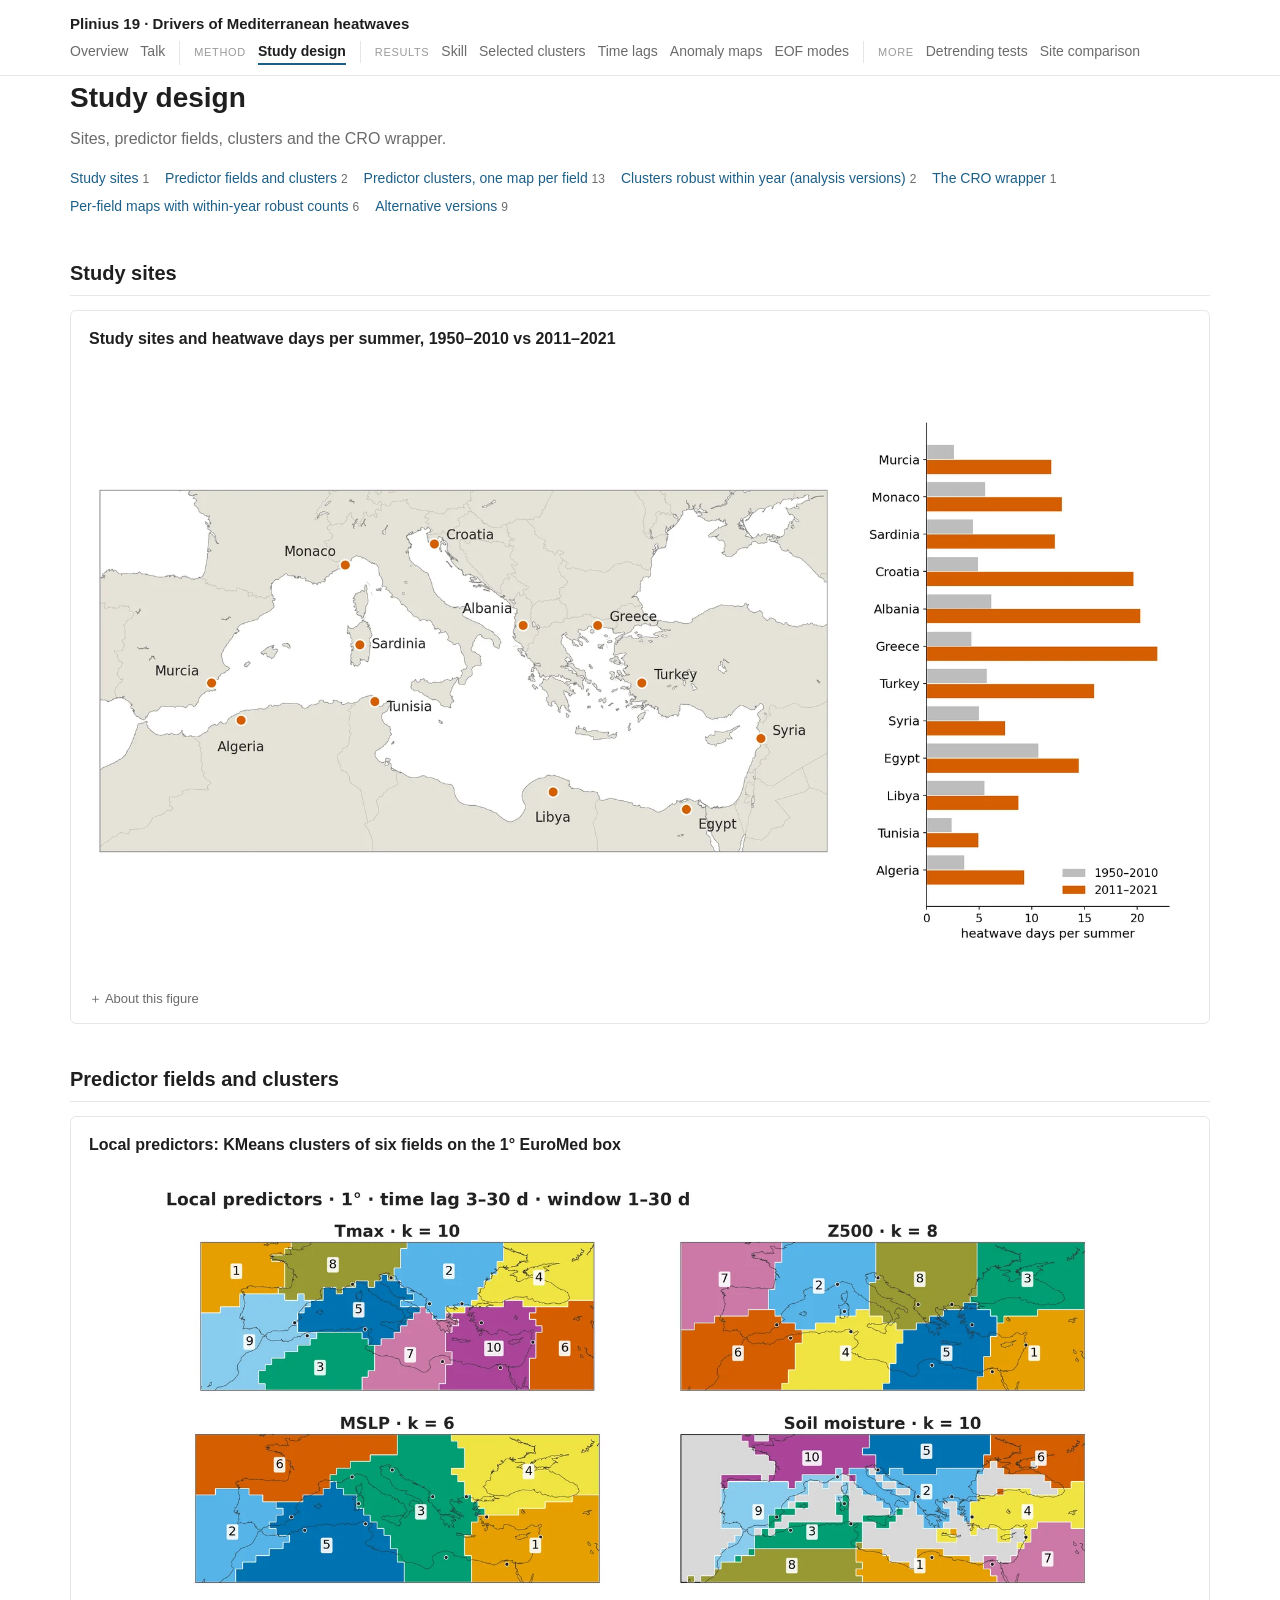
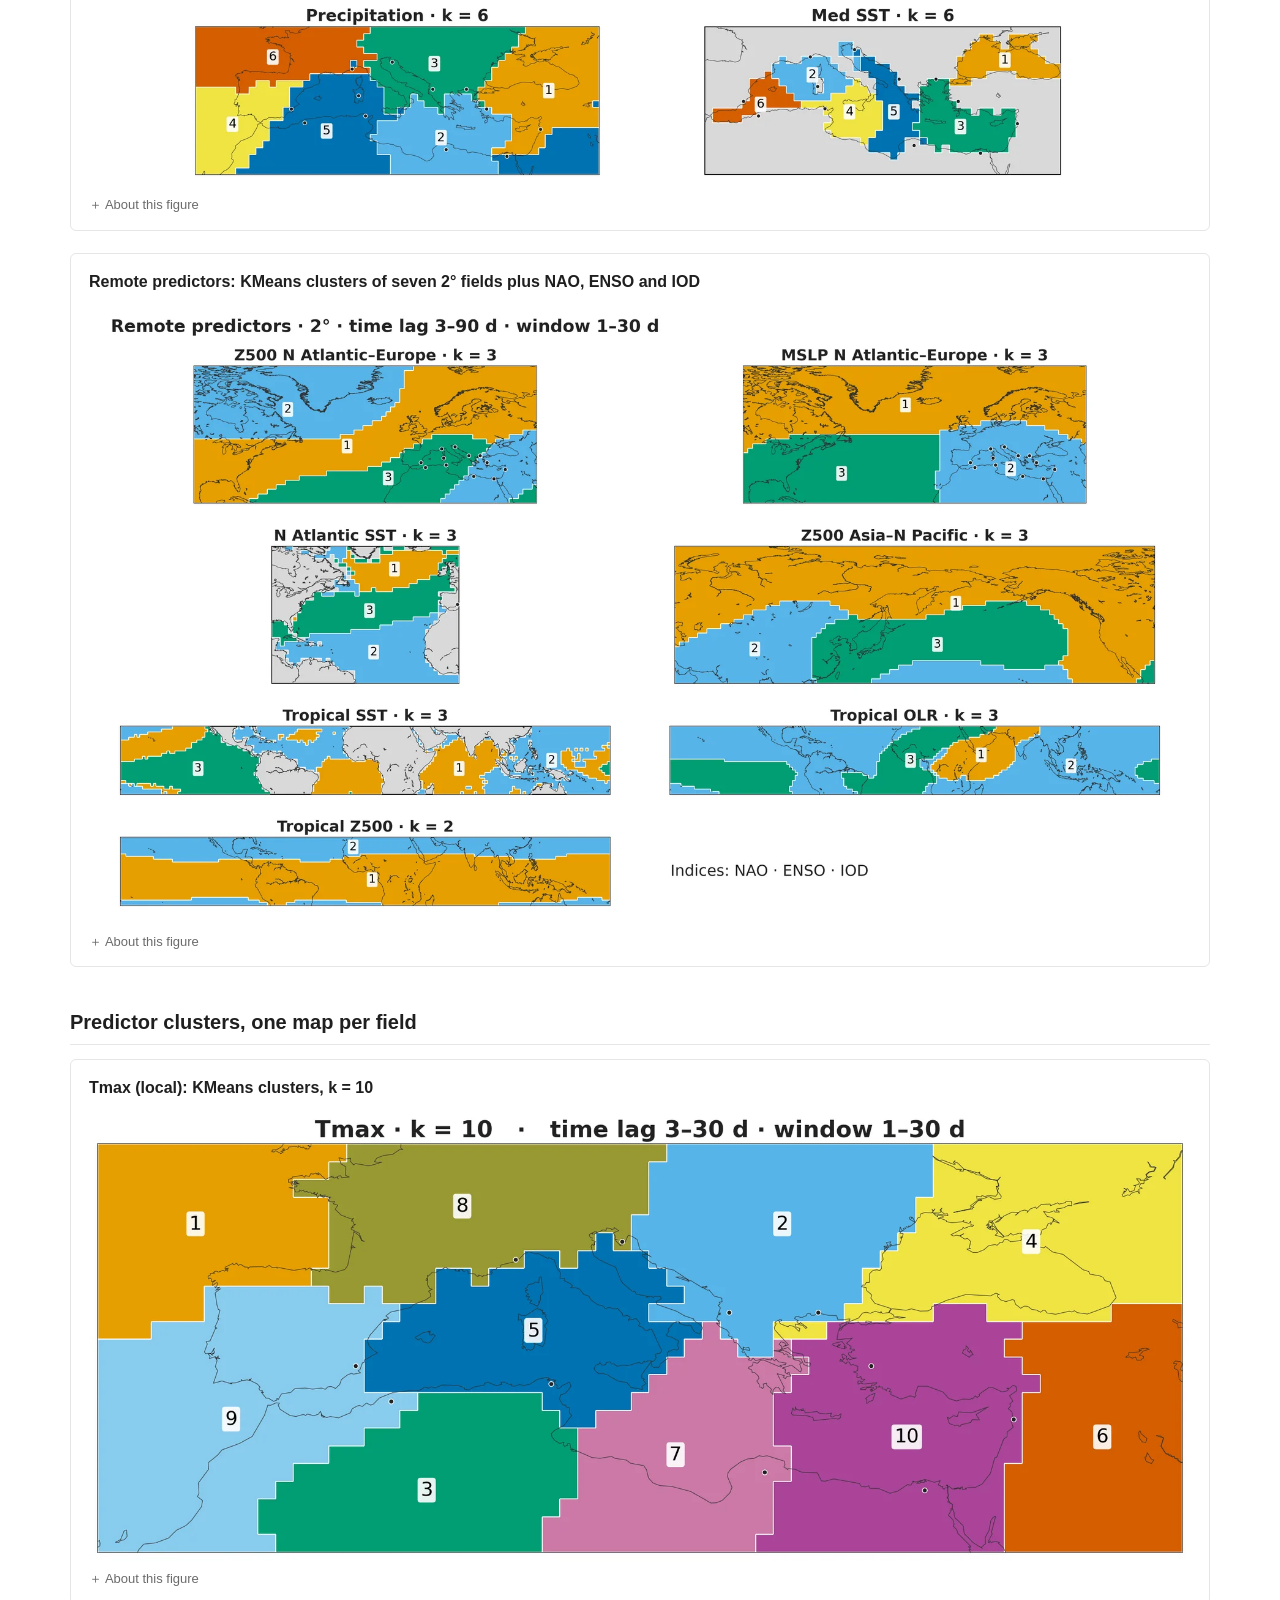
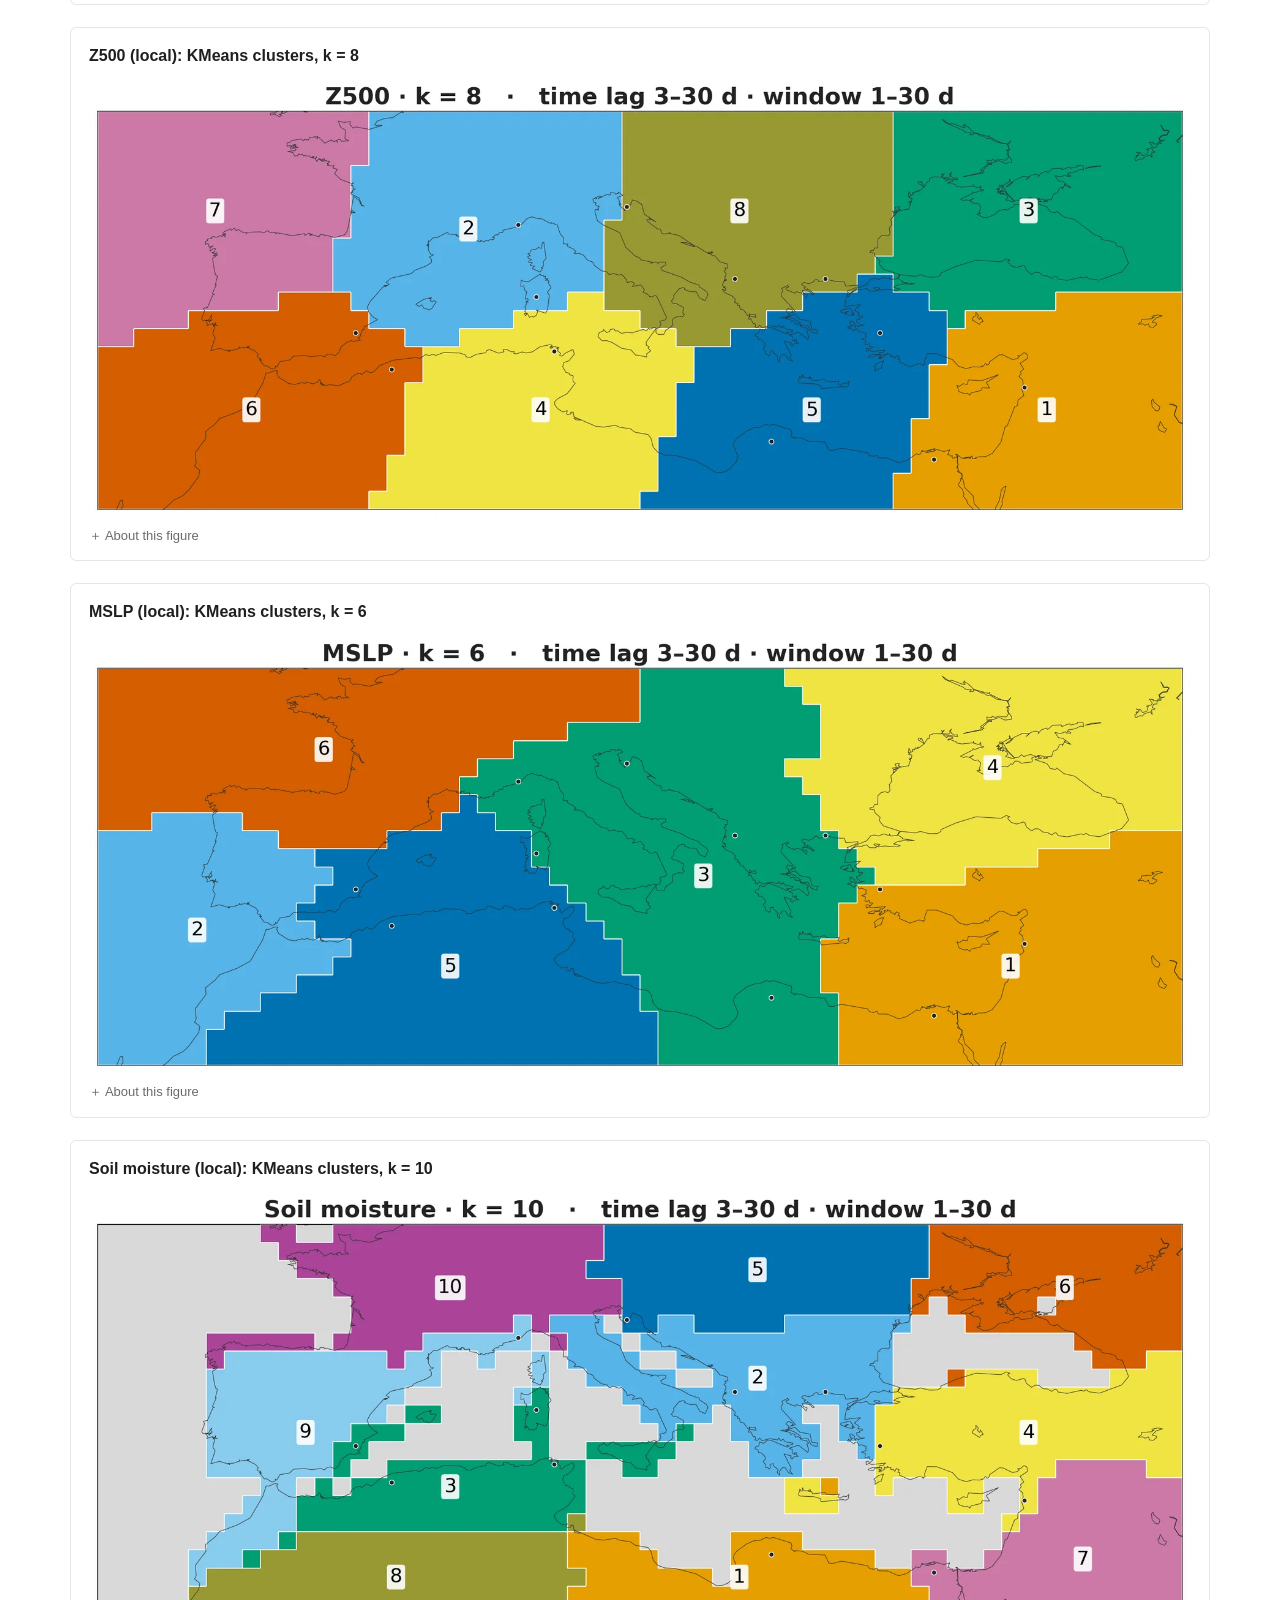
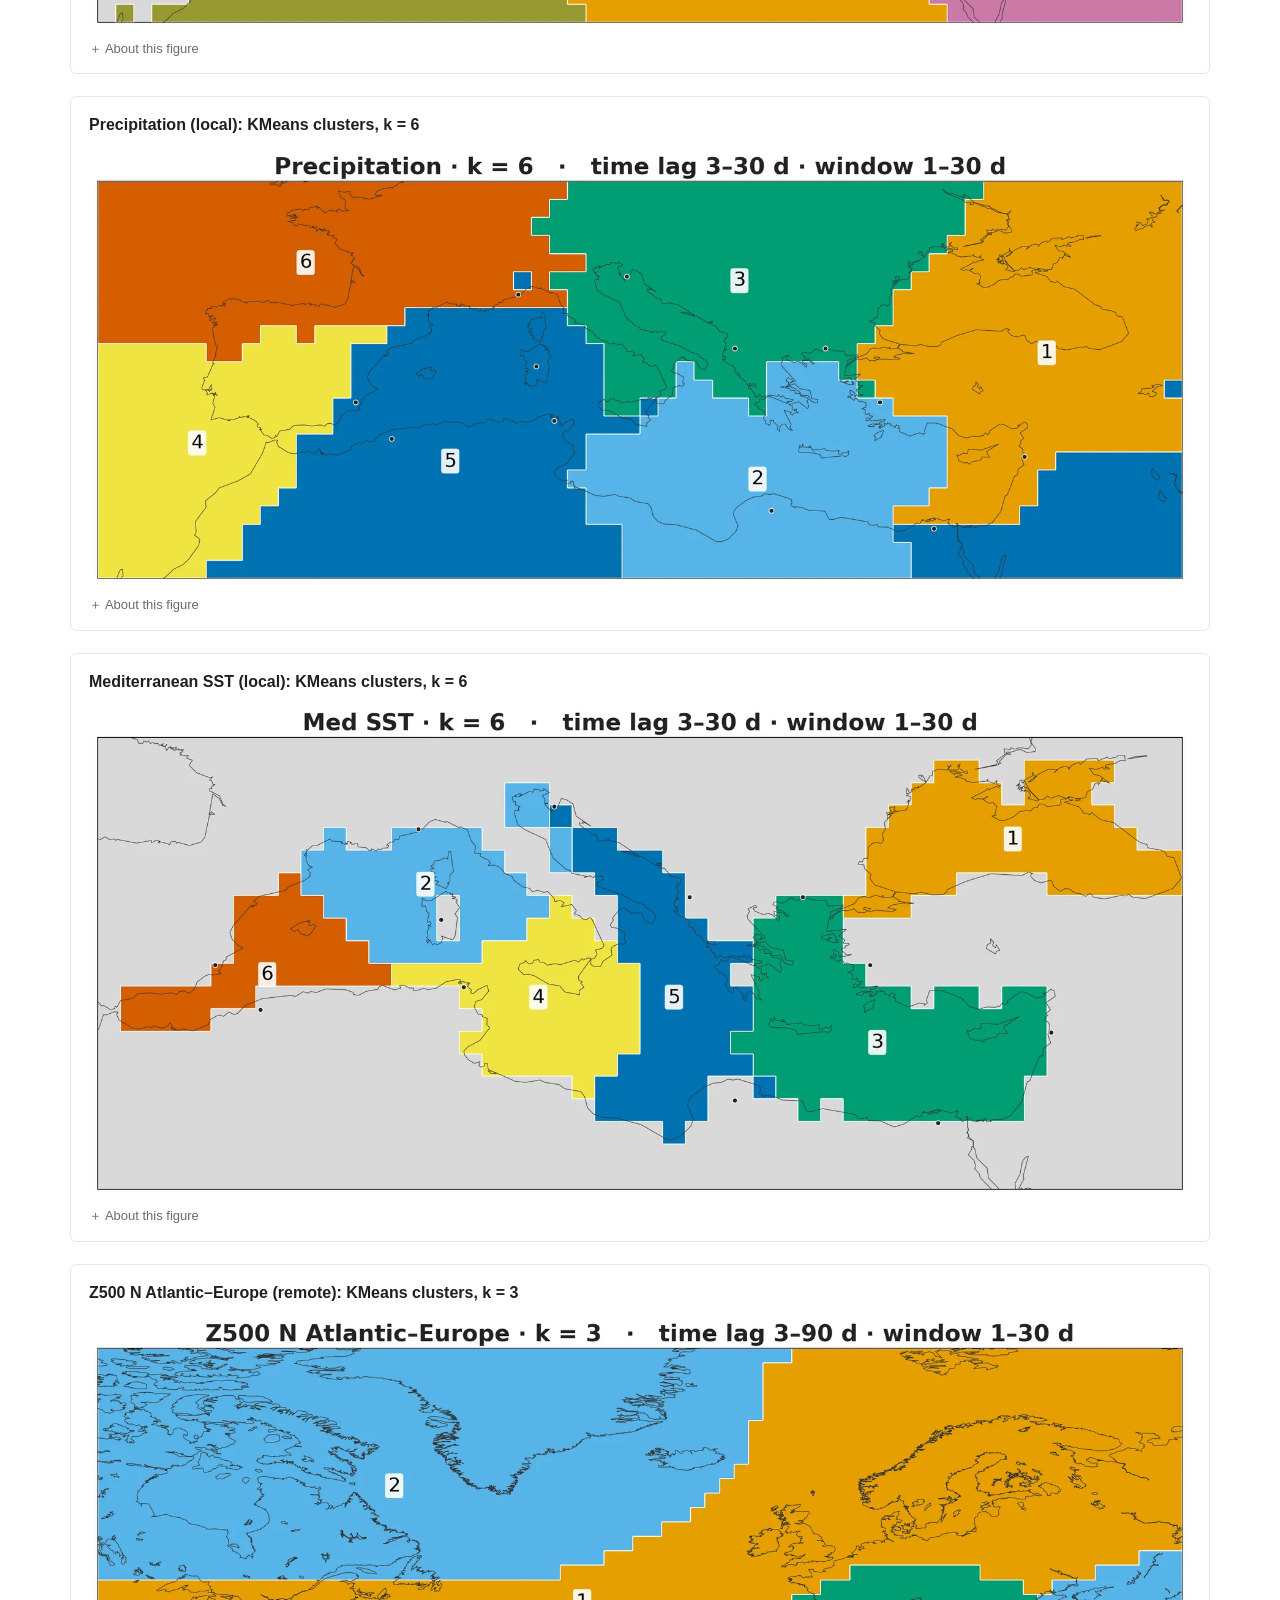
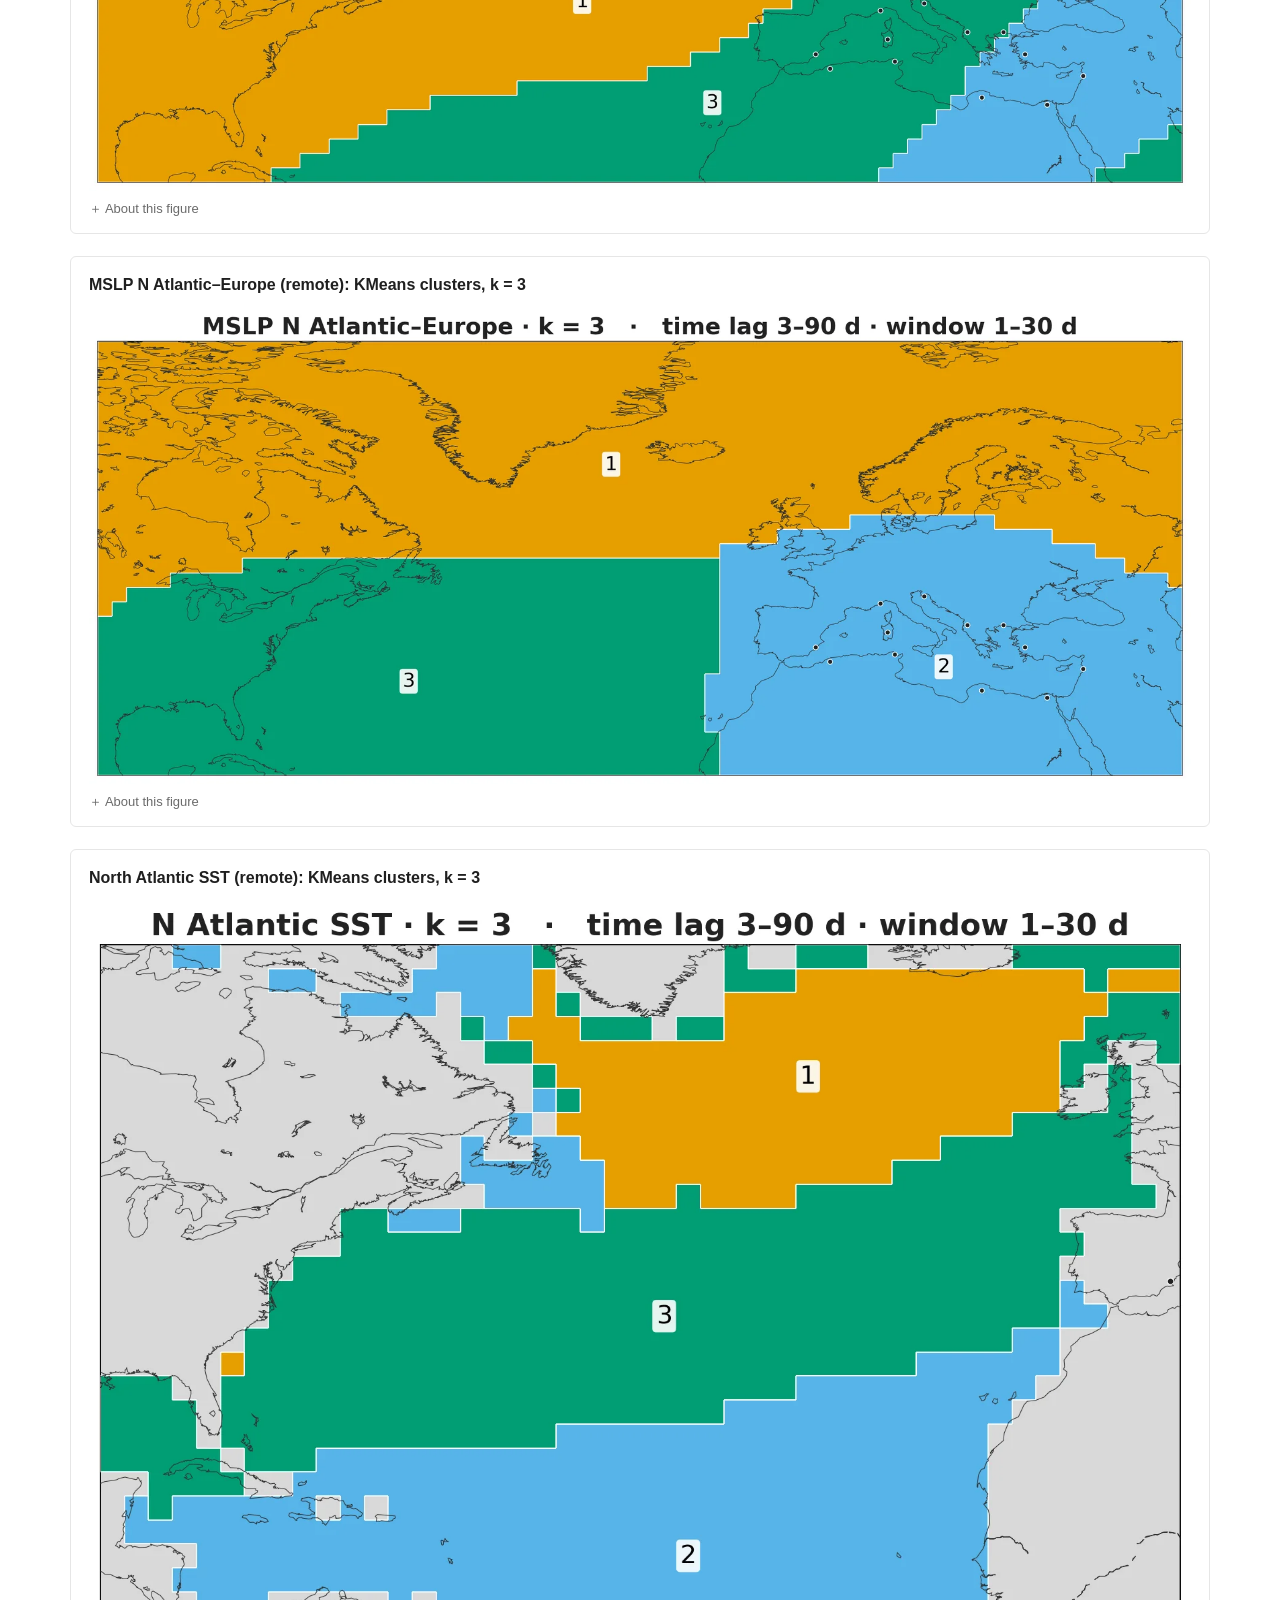
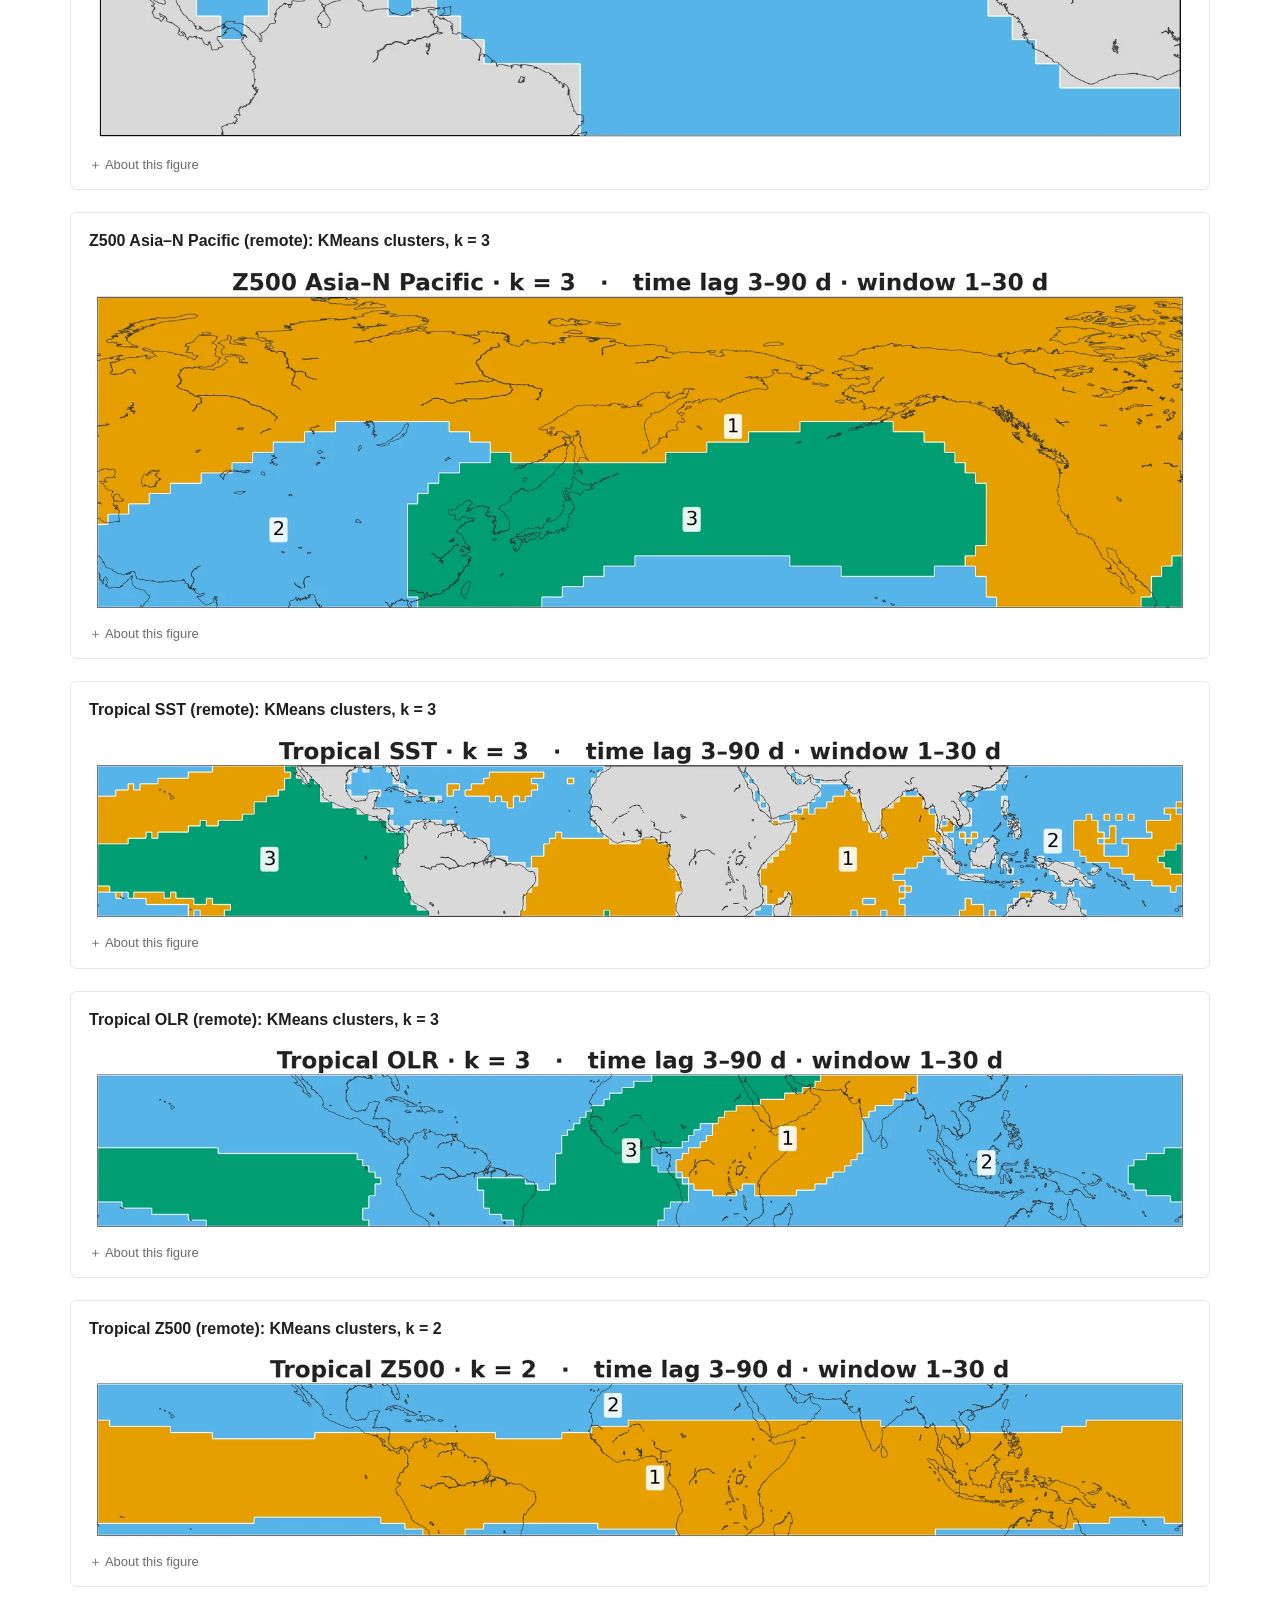
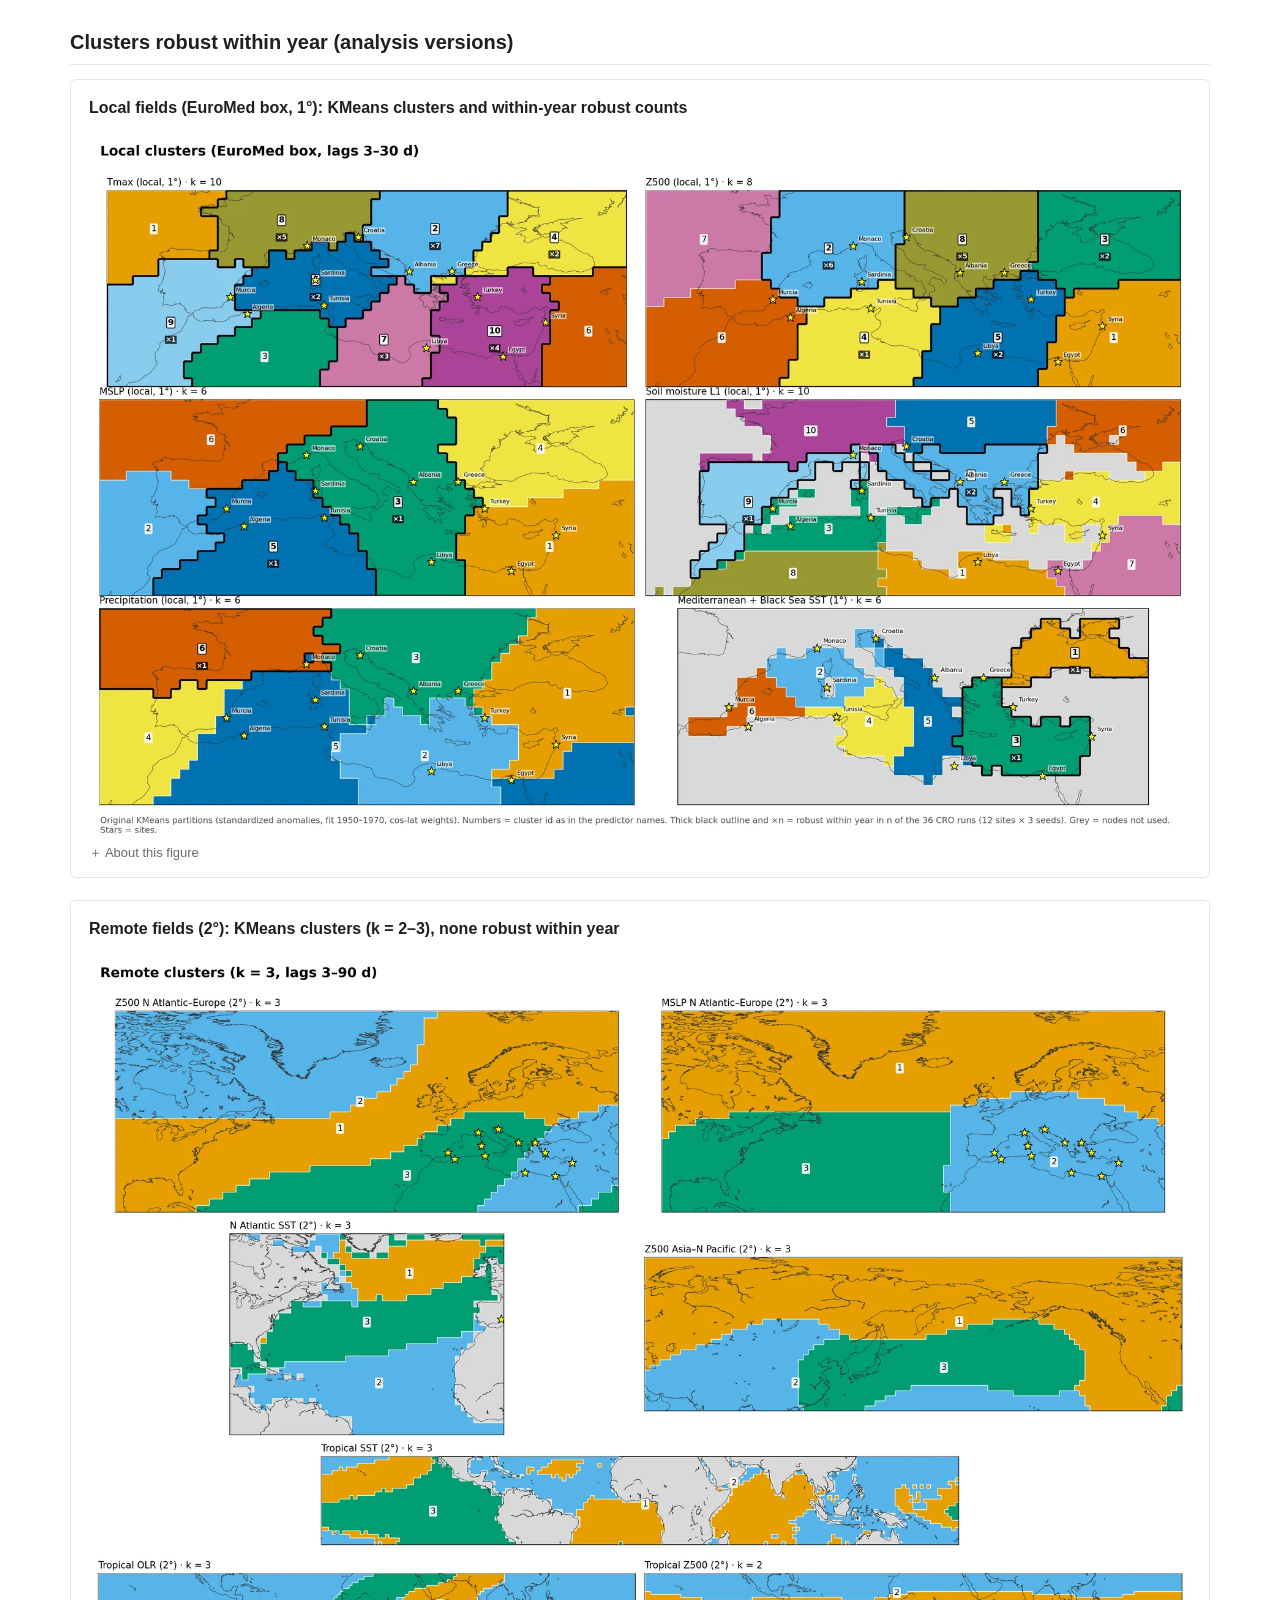
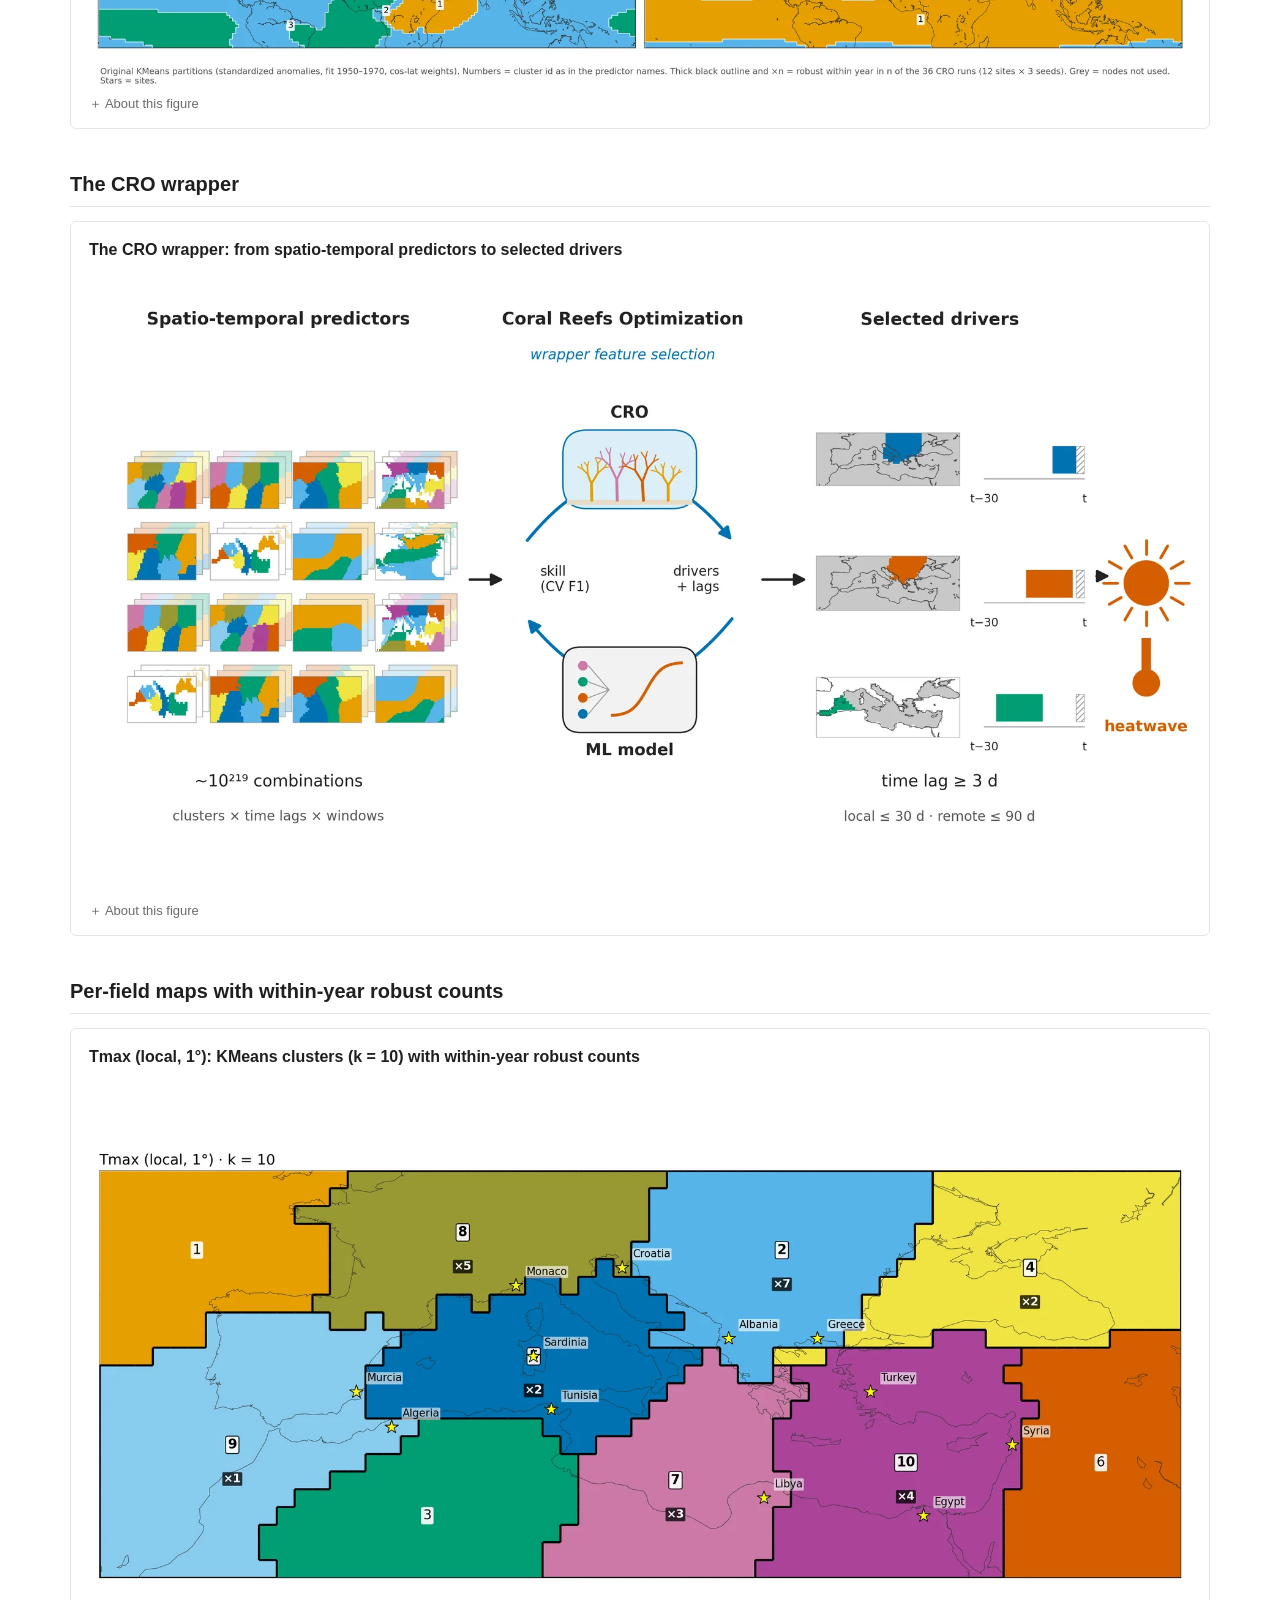
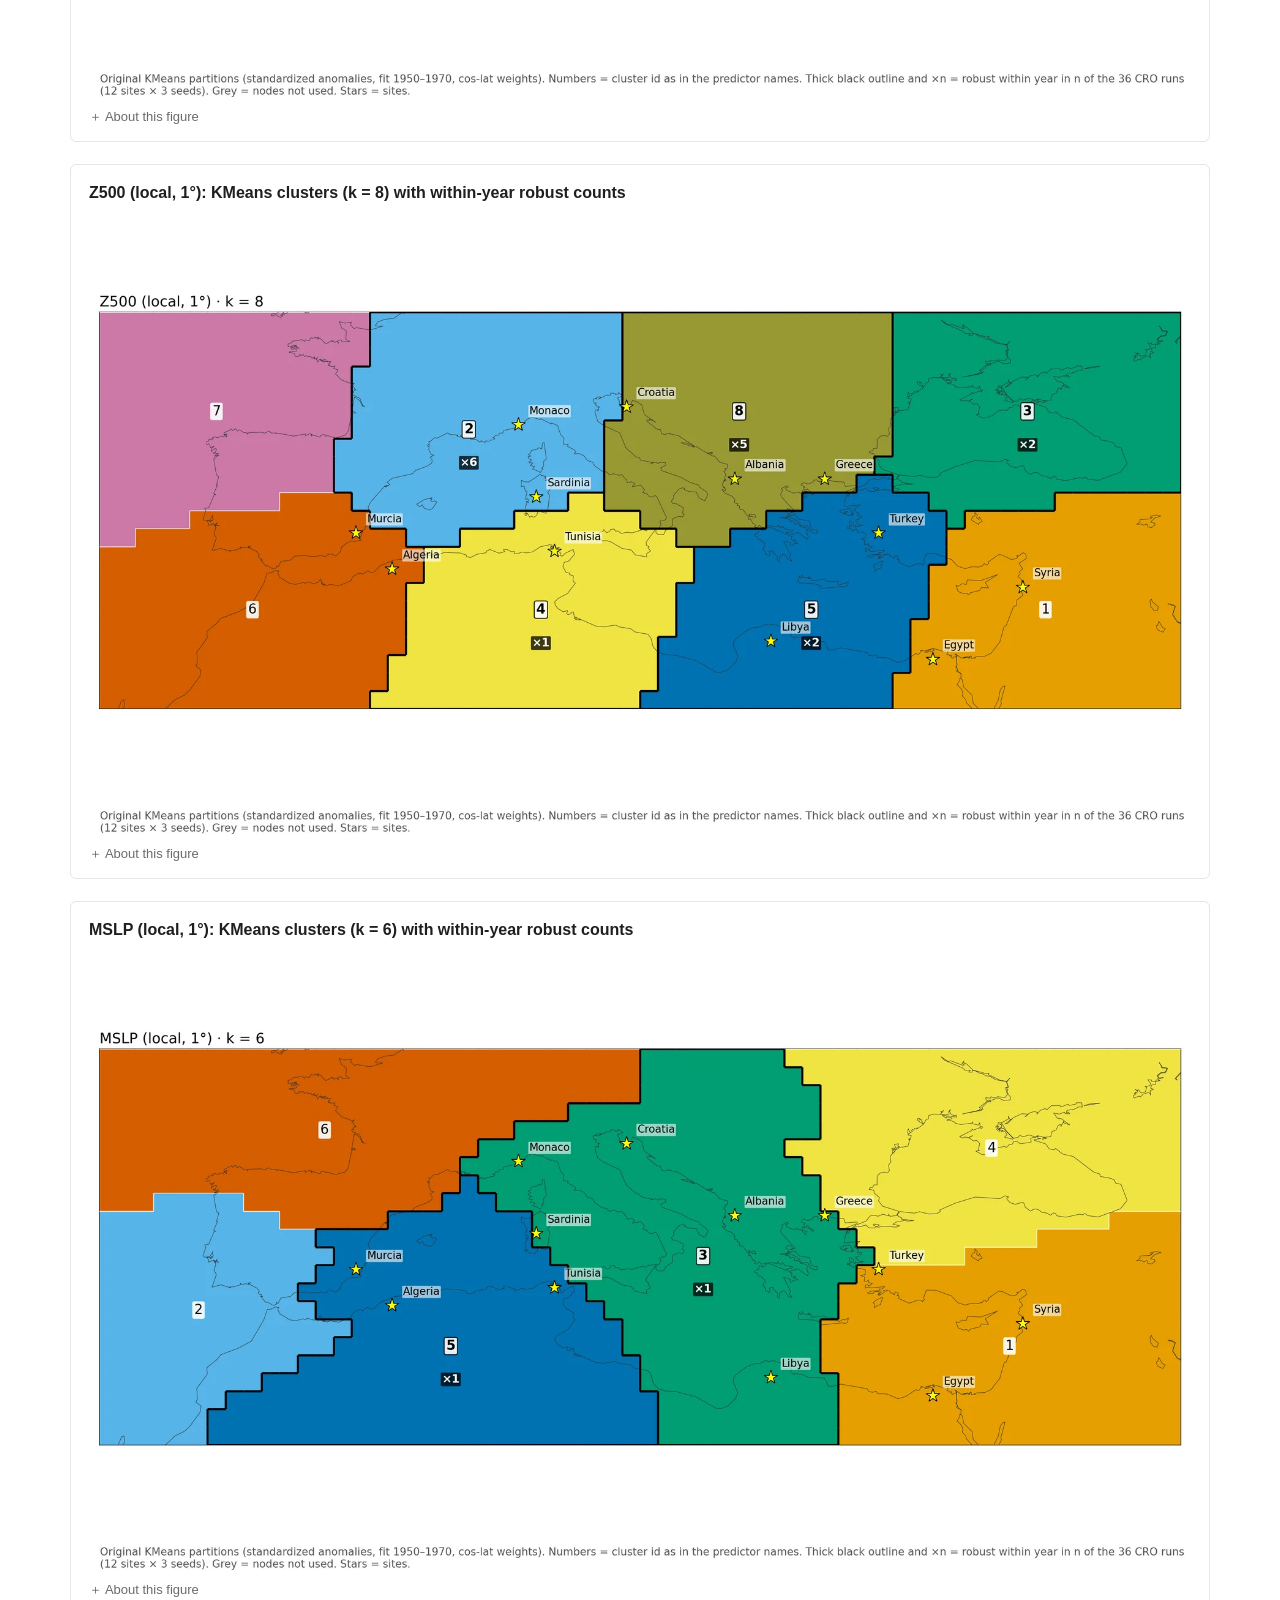
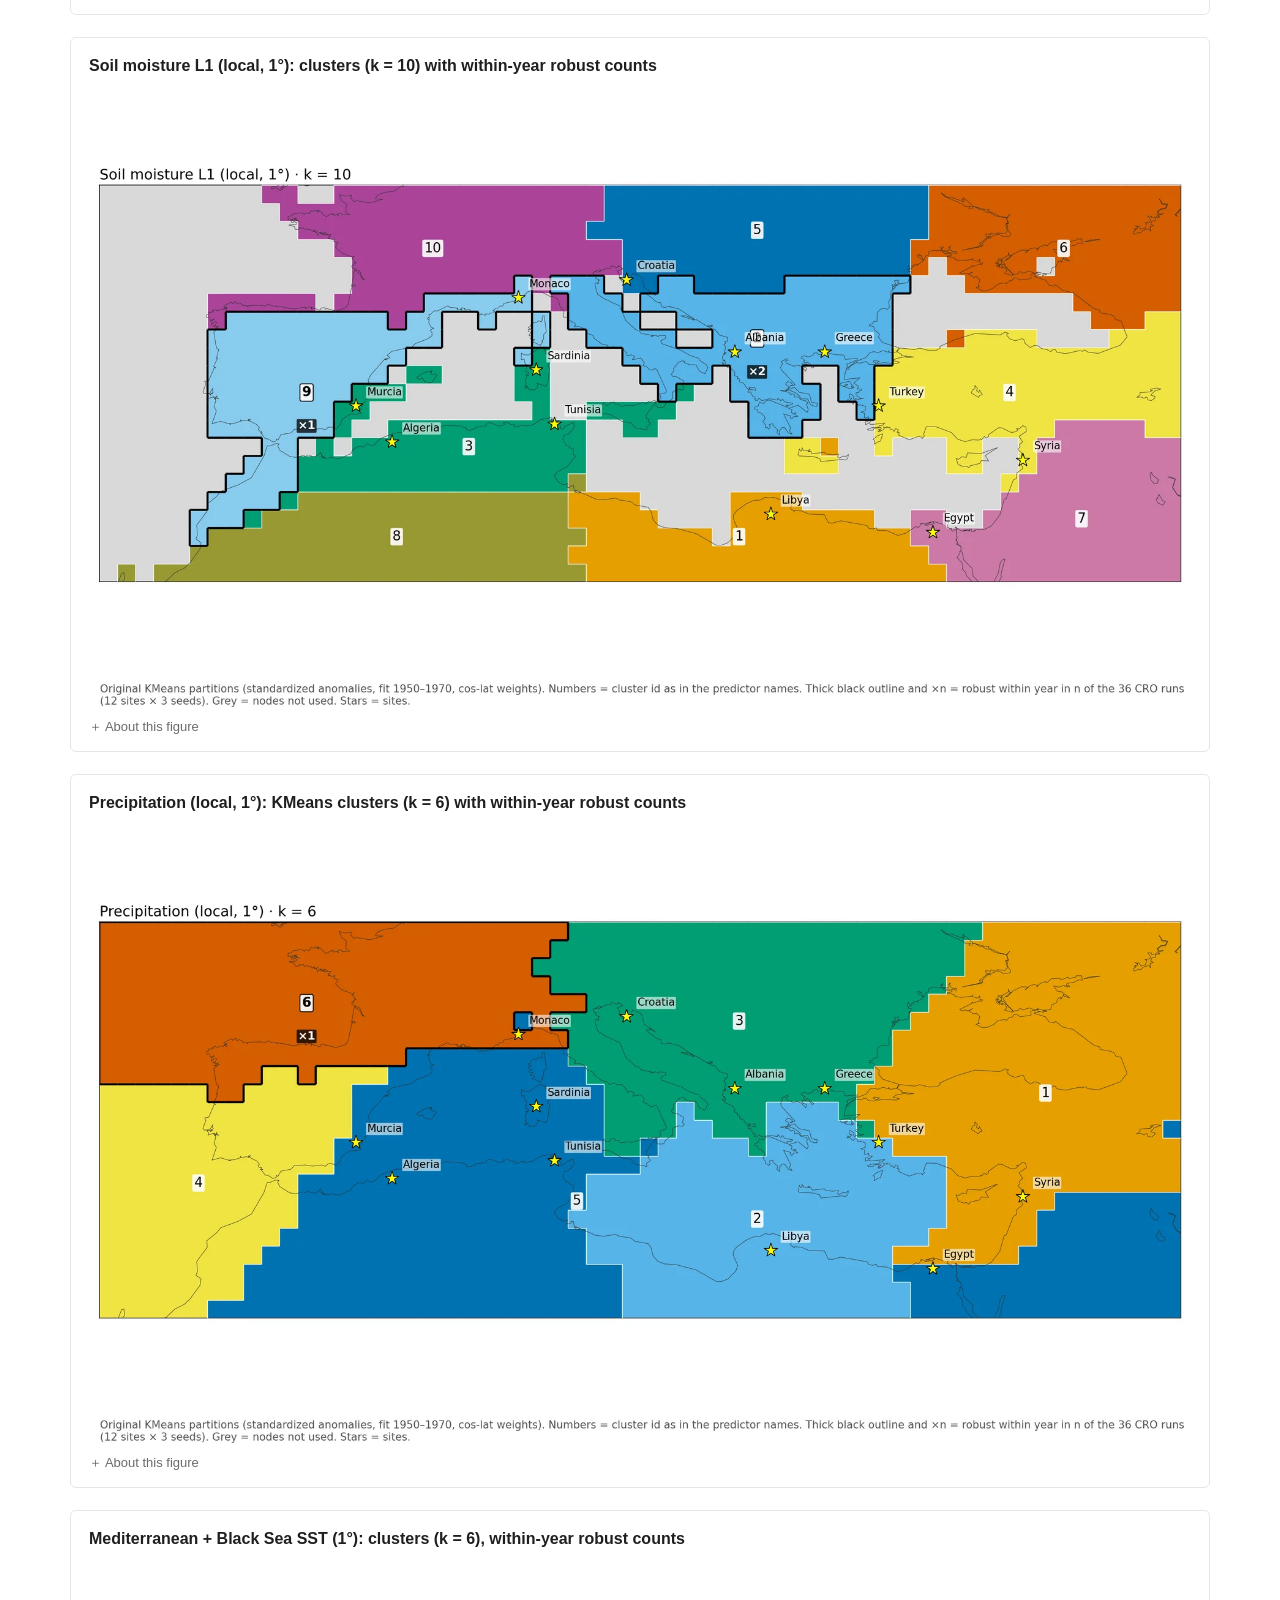
<file: setup.html>
<!doctype html>
<html lang="en">
<head>
<meta charset="utf-8">
<meta name="viewport" content="width=device-width, initial-scale=1">
<title>Study design · Plinius 19 · Mediterranean heatwave drivers</title>
<link rel="stylesheet" href="assets/style.css">
</head>
<body>
<header class="site">
  <div class="wrap">
    <a class="brand" href="index.html">Plinius 19 · Drivers of Mediterranean heatwaves</a>
    <nav class="top"><div class="grp"><a href="index.html">Overview</a><a href="talk.html">Talk</a></div><div class="grp"><span class="glab">Method</span><a href="setup.html" class="on">Study design</a></div><div class="grp"><span class="glab">Results</span><a href="skill.html">Skill</a><a href="selection.html">Selected clusters</a><a href="lags.html">Time lags</a><a href="anomalies.html">Anomaly maps</a><a href="eof.html">EOF modes</a></div><div class="grp"><span class="glab">More</span><a href="versions.html">Detrending tests</a><a href="crosssite.html">Site comparison</a></div></nav>
  </div>
</header>
<main class="wrap">
<h1>Study design</h1>
<p class="lede">Sites, predictor fields, clusters and the CRO wrapper.</p>
<nav class="toc"><a href="#sec-study-sites">Study sites <span class="n">1</span></a><a href="#sec-predictor-fields-and-clusters">Predictor fields and clusters <span class="n">2</span></a><a href="#sec-predictor-clusters-one-map-per-field">Predictor clusters, one map per field <span class="n">13</span></a><a href="#sec-clusters-robust-within-year-analysis-versions">Clusters robust within year (analysis versions) <span class="n">2</span></a><a href="#sec-the-cro-wrapper">The CRO wrapper <span class="n">1</span></a><a href="#sec-per-field-maps-with-within-year-robust-counts">Per-field maps with within-year robust counts <span class="n">6</span></a><a href="#sec-alternative-versions">Alternative versions <span class="n">9</span></a></nav>
<section><h2 id="sec-study-sites">Study sites</h2>
<figure class="card" id="presentacion-figuras-01-localizaciones-b">
  <h3><a class="anchor" href="#presentacion-figuras-01-localizaciones-b">Study sites and heatwave days per summer, 1950–2010 vs 2011–2021</a></h3>
  <a class="zoom" href="img/setup/presentacion-figuras-01-localizaciones-b.webp"><img src="img/setup/presentacion-figuras-01-localizaciones-b.webp" alt="Study sites and heatwave days per summer, 1950–2010 vs 2011–2021" width="1800" height="1012" loading="lazy"></a>
  <details><summary>About this figure</summary><p>Left: map of the 12 Mediterranean study sites. Right: mean number of heatwave days per summer (May–Aug) at each site in the training period 1950–2010 (grey) and the test period 2011–2021 (orange). Every site has more heatwave days per summer in the test period (e.g. Greece 4.3 vs 21.9).</p><p class="src">presentacion/figuras/01_localizaciones_B.png</p></details>
</figure>
</section>
<section><h2 id="sec-predictor-fields-and-clusters">Predictor fields and clusters</h2>
<figure class="card" id="presentacion-figuras-02-clusters-local">
  <h3><a class="anchor" href="#presentacion-figuras-02-clusters-local">Local predictors: KMeans clusters of six fields on the 1° EuroMed box</a></h3>
  <a class="zoom" href="img/setup/presentacion-figuras-02-clusters-local.webp"><img src="img/setup/presentacion-figuras-02-clusters-local.webp" alt="Local predictors: KMeans clusters of six fields on the 1° EuroMed box" width="1800" height="1012" loading="lazy"></a>
  <details><summary>About this figure</summary><p>KMeans clusters of standardized anomalies (fitted on 1950–1970) for the six local fields on the 1° EuroMed box: Tmax (k = 10), Z500 (8), MSLP (6), soil moisture (10), precipitation (6) and Mediterranean SST (6). Clusters are numbered as in the predictor names, black dots are the 12 sites, and grey nodes are not used (sea for soil moisture, land and excluded nodes for SST). Each cluster can enter the model with a time lag of 3–30 d and a window of 1–30 d; CO2 and the Etesian index, also local predictors, are not drawn.</p><p class="src">presentacion/figuras/02_clusters_local.png</p></details>
</figure>
<figure class="card" id="presentacion-figuras-02-clusters-remote">
  <h3><a class="anchor" href="#presentacion-figuras-02-clusters-remote">Remote predictors: KMeans clusters of seven 2° fields plus NAO, ENSO and IOD</a></h3>
  <a class="zoom" href="img/setup/presentacion-figuras-02-clusters-remote.webp"><img src="img/setup/presentacion-figuras-02-clusters-remote.webp" alt="Remote predictors: KMeans clusters of seven 2° fields plus NAO, ENSO and IOD" width="1800" height="1012" loading="lazy"></a>
  <details><summary>About this figure</summary><p>KMeans clusters at 2° of Z500 and MSLP over the North Atlantic–Europe, North Atlantic SST, Z500 Asia–North Pacific, tropical SST and tropical OLR (k = 3 each) and tropical Z500 (k = 2), plus the NAO, ENSO and IOD indices; black dots are the sites where they fall inside a domain. Remote predictors can enter with a time lag of 3–90 d and a window of 1–30 d. &#x27;Tropical OLR&#x27; is the ERA5 net top-of-atmosphere longwave flux (= −OLR), labelled −OLR in the results figures.</p><p class="src">presentacion/figuras/02_clusters_remote.png</p></details>
</figure>
</section>
<section><h2 id="sec-predictor-clusters-one-map-per-field">Predictor clusters, one map per field</h2>
<figure class="card" id="presentacion-figuras-02-individual-l-t2m-max">
  <h3><a class="anchor" href="#presentacion-figuras-02-individual-l-t2m-max">Tmax (local): KMeans clusters, k = 10</a></h3>
  <a class="zoom" href="img/setup/presentacion-figuras-02-individual-l-t2m-max.webp"><img src="img/setup/presentacion-figuras-02-individual-l-t2m-max.webp" alt="Tmax (local): KMeans clusters, k = 10" width="1800" height="736" loading="lazy"></a>
  <details><summary>About this figure</summary><p>Single-field version of the Tmax panel of the local collage: 10 KMeans clusters on the 1° EuroMed box, numbered as in the predictor names; black dots are the 12 sites. Each cluster can be used with a time lag of 3–30 d and a window of 1–30 d.</p><p class="src">presentacion/figuras/02_individual/L_t2m_max.png</p></details>
</figure>
<figure class="card" id="presentacion-figuras-02-individual-l-z500">
  <h3><a class="anchor" href="#presentacion-figuras-02-individual-l-z500">Z500 (local): KMeans clusters, k = 8</a></h3>
  <a class="zoom" href="img/setup/presentacion-figuras-02-individual-l-z500.webp"><img src="img/setup/presentacion-figuras-02-individual-l-z500.webp" alt="Z500 (local): KMeans clusters, k = 8" width="1800" height="718" loading="lazy"></a>
  <details><summary>About this figure</summary><p>Single-field version of the Z500 panel of the local collage: 8 KMeans clusters on the 1° EuroMed box, numbered as in the predictor names; black dots are the 12 sites. Each cluster can be used with a time lag of 3–30 d and a window of 1–30 d.</p><p class="src">presentacion/figuras/02_individual/L_z500.png</p></details>
</figure>
<figure class="card" id="presentacion-figuras-02-individual-l-msl">
  <h3><a class="anchor" href="#presentacion-figuras-02-individual-l-msl">MSLP (local): KMeans clusters, k = 6</a></h3>
  <a class="zoom" href="img/setup/presentacion-figuras-02-individual-l-msl.webp"><img src="img/setup/presentacion-figuras-02-individual-l-msl.webp" alt="MSLP (local): KMeans clusters, k = 6" width="1800" height="718" loading="lazy"></a>
  <details><summary>About this figure</summary><p>Single-field version of the MSLP panel of the local collage: 6 KMeans clusters on the 1° EuroMed box, numbered as in the predictor names; black dots are the 12 sites. Each cluster can be used with a time lag of 3–30 d and a window of 1–30 d.</p><p class="src">presentacion/figuras/02_individual/L_msl.png</p></details>
</figure>
<figure class="card" id="presentacion-figuras-02-individual-l-sm1">
  <h3><a class="anchor" href="#presentacion-figuras-02-individual-l-sm1">Soil moisture (local): KMeans clusters, k = 10</a></h3>
  <a class="zoom" href="img/setup/presentacion-figuras-02-individual-l-sm1.webp"><img src="img/setup/presentacion-figuras-02-individual-l-sm1.webp" alt="Soil moisture (local): KMeans clusters, k = 10" width="1800" height="718" loading="lazy"></a>
  <details><summary>About this figure</summary><p>Single-field version of the soil-moisture panel of the local collage: 10 KMeans clusters on the 1° EuroMed box, numbered as in the predictor names; black dots are the 12 sites and grey nodes (mostly sea) are not used. Each cluster can be used with a time lag of 3–30 d and a window of 1–30 d.</p><p class="src">presentacion/figuras/02_individual/L_sm1.png</p></details>
</figure>
<figure class="card" id="presentacion-figuras-02-individual-l-tp">
  <h3><a class="anchor" href="#presentacion-figuras-02-individual-l-tp">Precipitation (local): KMeans clusters, k = 6</a></h3>
  <a class="zoom" href="img/setup/presentacion-figuras-02-individual-l-tp.webp"><img src="img/setup/presentacion-figuras-02-individual-l-tp.webp" alt="Precipitation (local): KMeans clusters, k = 6" width="1800" height="718" loading="lazy"></a>
  <details><summary>About this figure</summary><p>Single-field version of the precipitation panel of the local collage: 6 KMeans clusters on the 1° EuroMed box, numbered as in the predictor names; black dots are the 12 sites. Each cluster can be used with a time lag of 3–30 d and a window of 1–30 d.</p><p class="src">presentacion/figuras/02_individual/L_tp.png</p></details>
</figure>
<figure class="card" id="presentacion-figuras-02-individual-l-sstmed">
  <h3><a class="anchor" href="#presentacion-figuras-02-individual-l-sstmed">Mediterranean SST (local): KMeans clusters, k = 6</a></h3>
  <a class="zoom" href="img/setup/presentacion-figuras-02-individual-l-sstmed.webp"><img src="img/setup/presentacion-figuras-02-individual-l-sstmed.webp" alt="Mediterranean SST (local): KMeans clusters, k = 6" width="1800" height="807" loading="lazy"></a>
  <details><summary>About this figure</summary><p>Single-field version of the Mediterranean SST panel of the local collage: 6 KMeans clusters over the Mediterranean and Black Sea, numbered as in the predictor names; black dots are the 12 sites and grey nodes (land and some excluded sea nodes) are not used. Each cluster can be used with a time lag of 3–30 d and a window of 1–30 d.</p><p class="src">presentacion/figuras/02_individual/L_sstMed.png</p></details>
</figure>
<figure class="card" id="presentacion-figuras-02-individual-r-z500">
  <h3><a class="anchor" href="#presentacion-figuras-02-individual-r-z500">Z500 N Atlantic–Europe (remote): KMeans clusters, k = 3</a></h3>
  <a class="zoom" href="img/setup/presentacion-figuras-02-individual-r-z500.webp"><img src="img/setup/presentacion-figuras-02-individual-r-z500.webp" alt="Z500 N Atlantic–Europe (remote): KMeans clusters, k = 3" width="1800" height="777" loading="lazy"></a>
  <details><summary>About this figure</summary><p>Single-field version of the remote Z500 North Atlantic–Europe panel: 3 KMeans clusters on a 2° grid, numbered as in the predictor names (cluster 2 has two separate parts, over the NW Atlantic and the eastern Mediterranean); black dots are the 12 sites. Each cluster can be used with a time lag of 3–90 d and a window of 1–30 d.</p><p class="src">presentacion/figuras/02_individual/R_z500.png</p></details>
</figure>
<figure class="card" id="presentacion-figuras-02-individual-r-msl">
  <h3><a class="anchor" href="#presentacion-figuras-02-individual-r-msl">MSLP N Atlantic–Europe (remote): KMeans clusters, k = 3</a></h3>
  <a class="zoom" href="img/setup/presentacion-figuras-02-individual-r-msl.webp"><img src="img/setup/presentacion-figuras-02-individual-r-msl.webp" alt="MSLP N Atlantic–Europe (remote): KMeans clusters, k = 3" width="1800" height="777" loading="lazy"></a>
  <details><summary>About this figure</summary><p>Single-field version of the remote MSLP North Atlantic–Europe panel: 3 KMeans clusters on a 2° grid, numbered as in the predictor names; black dots are the 12 sites. Each cluster can be used with a time lag of 3–90 d and a window of 1–30 d.</p><p class="src">presentacion/figuras/02_individual/R_msl.png</p></details>
</figure>
<figure class="card" id="presentacion-figuras-02-individual-a-sst">
  <h3><a class="anchor" href="#presentacion-figuras-02-individual-a-sst">North Atlantic SST (remote): KMeans clusters, k = 3</a></h3>
  <a class="zoom" href="img/setup/presentacion-figuras-02-individual-a-sst.webp"><img src="img/setup/presentacion-figuras-02-individual-a-sst.webp" alt="North Atlantic SST (remote): KMeans clusters, k = 3" width="1640" height="1260" loading="lazy"></a>
  <details><summary>About this figure</summary><p>Single-field version of the North Atlantic SST panel: 3 KMeans clusters on a 2° grid, numbered as in the predictor names; grey nodes (land and some excluded sea nodes) are not used. Each cluster can be used with a time lag of 3–90 d and a window of 1–30 d.</p><p class="src">presentacion/figuras/02_individual/A_sst.png</p></details>
</figure>
<figure class="card" id="presentacion-figuras-02-individual-h-z500">
  <h3><a class="anchor" href="#presentacion-figuras-02-individual-h-z500">Z500 Asia–N Pacific (remote): KMeans clusters, k = 3</a></h3>
  <a class="zoom" href="img/setup/presentacion-figuras-02-individual-h-z500.webp"><img src="img/setup/presentacion-figuras-02-individual-h-z500.webp" alt="Z500 Asia–N Pacific (remote): KMeans clusters, k = 3" width="1800" height="575" loading="lazy"></a>
  <details><summary>About this figure</summary><p>Single-field version of the Z500 Asia–North Pacific panel: 3 KMeans clusters on a 2° grid, numbered as in the predictor names. Each cluster can be used with a time lag of 3–90 d and a window of 1–30 d.</p><p class="src">presentacion/figuras/02_individual/H_z500.png</p></details>
</figure>
<figure class="card" id="presentacion-figuras-02-individual-t-sst">
  <h3><a class="anchor" href="#presentacion-figuras-02-individual-t-sst">Tropical SST (remote): KMeans clusters, k = 3</a></h3>
  <a class="zoom" href="img/setup/presentacion-figuras-02-individual-t-sst.webp"><img src="img/setup/presentacion-figuras-02-individual-t-sst.webp" alt="Tropical SST (remote): KMeans clusters, k = 3" width="1800" height="314" loading="lazy"></a>
  <details><summary>About this figure</summary><p>Single-field version of the tropical SST panel: 3 KMeans clusters on a 2° tropical band, numbered as in the predictor names; grey (land) nodes are not used. Each cluster can be used with a time lag of 3–90 d and a window of 1–30 d.</p><p class="src">presentacion/figuras/02_individual/T_sst.png</p></details>
</figure>
<figure class="card" id="presentacion-figuras-02-individual-t-olr">
  <h3><a class="anchor" href="#presentacion-figuras-02-individual-t-olr">Tropical OLR (remote): KMeans clusters, k = 3</a></h3>
  <a class="zoom" href="img/setup/presentacion-figuras-02-individual-t-olr.webp"><img src="img/setup/presentacion-figuras-02-individual-t-olr.webp" alt="Tropical OLR (remote): KMeans clusters, k = 3" width="1800" height="314" loading="lazy"></a>
  <details><summary>About this figure</summary><p>Single-field version of the tropical OLR panel: 3 KMeans clusters on a 2° tropical band, numbered as in the predictor names; each can be used with a time lag of 3–90 d and a window of 1–30 d. The field is the ERA5 net top-of-atmosphere longwave flux (= −OLR) and is labelled −OLR in the results figures.</p><p class="src">presentacion/figuras/02_individual/T_olr.png</p></details>
</figure>
<figure class="card" id="presentacion-figuras-02-individual-t-z500">
  <h3><a class="anchor" href="#presentacion-figuras-02-individual-t-z500">Tropical Z500 (remote): KMeans clusters, k = 2</a></h3>
  <a class="zoom" href="img/setup/presentacion-figuras-02-individual-t-z500.webp"><img src="img/setup/presentacion-figuras-02-individual-t-z500.webp" alt="Tropical Z500 (remote): KMeans clusters, k = 2" width="1800" height="314" loading="lazy"></a>
  <details><summary>About this figure</summary><p>Single-field version of the tropical Z500 panel: 2 KMeans clusters on a 2° tropical band (cluster 1 = the inner band, cluster 2 = its northern and southern edges), numbered as in the predictor names. Each cluster can be used with a time lag of 3–90 d and a window of 1–30 d.</p><p class="src">presentacion/figuras/02_individual/T_z500.png</p></details>
</figure>
</section>
<section><h2 id="sec-clusters-robust-within-year-analysis-versions">Clusters robust within year (analysis versions)</h2>
<figure class="card" id="clusters-mapas-figuras-local-clusters">
  <h3><a class="anchor" href="#clusters-mapas-figuras-local-clusters">Local fields (EuroMed box, 1°): KMeans clusters and within-year robust counts</a></h3>
  <a class="zoom" href="img/setup/clusters-mapas-figuras-local-clusters.webp"><img src="img/setup/clusters-mapas-figuras-local-clusters.webp" alt="Local fields (EuroMed box, 1°): KMeans clusters and within-year robust counts" width="1800" height="1150" loading="lazy"></a>
  <details><summary>About this figure</summary><p>KMeans partitions of the six local fields on the 1° EuroMed box (Tmax k = 10, Z500 k = 8, MSLP k = 6, soil moisture L1 k = 10, precipitation k = 6, Mediterranean + Black Sea SST k = 6), fitted on standardized anomalies of 1950–1970 with cos-lat weights. Colours only separate clusters, numbers are the cluster ids used in the predictor names, grey nodes are not used (sea for soil moisture, land and excluded nodes for SST) and yellow stars are the 12 sites. A thick black outline with a ×n tag marks a cluster robust within year in n of the 36 CRO runs: its in-cluster heatwave composite was significant (year-permutation p &lt; 0.05) in train 1950–2010 and in test 2011–2021 with the same sign, and it stayed significant in train, with the same sign in train and test, after each year&#x27;s non-heatwave mean was removed. 19 of the 46 local clusters carry a mark, 12 of them Tmax or Z500 clusters, and these hold 40 of the 48 counts.</p><p class="src">clusters_mapas/figuras/local_clusters.png</p></details>
</figure>
<figure class="card" id="clusters-mapas-figuras-remote-clusters">
  <h3><a class="anchor" href="#clusters-mapas-figuras-remote-clusters">Remote fields (2°): KMeans clusters (k = 2–3), none robust within year</a></h3>
  <a class="zoom" href="img/setup/clusters-mapas-figuras-remote-clusters.webp"><img src="img/setup/clusters-mapas-figuras-remote-clusters.webp" alt="Remote fields (2°): KMeans clusters (k = 2–3), none robust within year" width="1800" height="1200" loading="lazy"></a>
  <details><summary>About this figure</summary><p>KMeans partitions of the seven remote fields on 2° grids: Z500 and MSLP over the North Atlantic–Europe, North Atlantic SST, Z500 over Asia–North Pacific, and tropical SST, OLR and Z500, with k = 3 except tropical Z500 (k = 2, although the figure header says k = 3). Numbers are cluster ids as in the predictor names, grey nodes are not used (land and excluded nodes for SST) and the unlabelled yellow stars are the sites. No remote cluster was robust within year in any of the 36 CRO runs, so none carries the thick outline or ×n tag explained in the footnote.</p><p class="src">clusters_mapas/figuras/remote_clusters.png</p></details>
</figure>
</section>
<section><h2 id="sec-the-cro-wrapper">The CRO wrapper</h2>
<figure class="card" id="presentacion-figuras-03-cro-concepto">
  <h3><a class="anchor" href="#presentacion-figuras-03-cro-concepto">The CRO wrapper: from spatio-temporal predictors to selected drivers</a></h3>
  <a class="zoom" href="img/setup/presentacion-figuras-03-cro-concepto.webp"><img src="img/setup/presentacion-figuras-03-cro-concepto.webp" alt="The CRO wrapper: from spatio-temporal predictors to selected drivers" width="1800" height="1012" loading="lazy"></a>
  <details><summary>About this figure</summary><p>Conceptual view of STCO-FS: the Coral Reefs Optimization (CRO) searches about 10^219 combinations of clusters, time lags and windows, scores each candidate by the cross-validated F1 of a machine-learning model (logistic regression), and keeps a set of drivers, each a cluster region with a lag window before heatwave day t. The three drivers drawn are real choices of the Albania seed-42 run (Z500 c8, Tmax c2 and Med SST c6), which kept 26 of the 71 drivers in total. The hatched strip next to t marks days never used (time lag ≥ 3 d; at most 30 d for local and 90 d for remote drivers).</p><p class="src">presentacion/figuras/03_cro_concepto.png</p></details>
</figure>
</section>
<section><h2 id="sec-per-field-maps-with-within-year-robust-counts">Per-field maps with within-year robust counts</h2>
<figure class="card" id="clusters-mapas-figuras-slides-l-t2m-max">
  <h3><a class="anchor" href="#clusters-mapas-figuras-slides-l-t2m-max">Tmax (local, 1°): KMeans clusters (k = 10) with within-year robust counts</a></h3>
  <a class="zoom" href="img/setup/clusters-mapas-figuras-slides-l-t2m-max.webp"><img src="img/setup/clusters-mapas-figuras-slides-l-t2m-max.webp" alt="Tmax (local, 1°): KMeans clusters (k = 10) with within-year robust counts" width="1800" height="1012" loading="lazy"></a>
  <details><summary>About this figure</summary><p>Daily maximum temperature (Tmax) anomalies on the 1° EuroMed box partitioned into 10 KMeans clusters; numbers are cluster ids as in the predictor names and yellow stars are the 12 sites. A thick black outline with ×n marks a cluster robust within year in n of the 36 CRO runs: 7 of the 10 clusters are marked, led by cluster 2 (×7, in runs for Albania, Croatia and Greece), cluster 8 (×5: Sardinia, Croatia, Monaco) and cluster 10 (×4: Egypt, Turkey). The label of cluster 5 (×2, Sardinia) is hidden under the Sardinia star.</p><p class="src">clusters_mapas/figuras/slides/L_t2m_max.png</p></details>
</figure>
<figure class="card" id="clusters-mapas-figuras-slides-l-z500">
  <h3><a class="anchor" href="#clusters-mapas-figuras-slides-l-z500">Z500 (local, 1°): KMeans clusters (k = 8) with within-year robust counts</a></h3>
  <a class="zoom" href="img/setup/clusters-mapas-figuras-slides-l-z500.webp"><img src="img/setup/clusters-mapas-figuras-slides-l-z500.webp" alt="Z500 (local, 1°): KMeans clusters (k = 8) with within-year robust counts" width="1800" height="1012" loading="lazy"></a>
  <details><summary>About this figure</summary><p>500 hPa geopotential height anomalies on the 1° EuroMed box partitioned into 8 KMeans clusters; numbers are cluster ids as in the predictor names and yellow stars are the sites. A thick black outline with ×n marks a cluster robust within year in n of the 36 CRO runs: 5 of the 8 clusters are marked, mainly cluster 2 over France and the western Mediterranean (×6, in runs for Algeria, Croatia and Monaco) and cluster 8 over the Balkans (×5: Albania, Croatia, Greece).</p><p class="src">clusters_mapas/figuras/slides/L_z500.png</p></details>
</figure>
<figure class="card" id="clusters-mapas-figuras-slides-l-msl">
  <h3><a class="anchor" href="#clusters-mapas-figuras-slides-l-msl">MSLP (local, 1°): KMeans clusters (k = 6) with within-year robust counts</a></h3>
  <a class="zoom" href="img/setup/clusters-mapas-figuras-slides-l-msl.webp"><img src="img/setup/clusters-mapas-figuras-slides-l-msl.webp" alt="MSLP (local, 1°): KMeans clusters (k = 6) with within-year robust counts" width="1800" height="1012" loading="lazy"></a>
  <details><summary>About this figure</summary><p>Mean sea-level pressure anomalies on the 1° EuroMed box partitioned into 6 KMeans clusters; numbers are cluster ids as in the predictor names and yellow stars are the sites. Only two clusters carry a thick black outline, each robust within year in 1 of the 36 CRO runs: cluster 3 over Italy, the Balkans and the central Mediterranean (×1, a run for Albania) and cluster 5 over the southwestern Mediterranean and northwest Africa (×1, a run for Libya).</p><p class="src">clusters_mapas/figuras/slides/L_msl.png</p></details>
</figure>
<figure class="card" id="clusters-mapas-figuras-slides-l-sm1">
  <h3><a class="anchor" href="#clusters-mapas-figuras-slides-l-sm1">Soil moisture L1 (local, 1°): clusters (k = 10) with within-year robust counts</a></h3>
  <a class="zoom" href="img/setup/clusters-mapas-figuras-slides-l-sm1.webp"><img src="img/setup/clusters-mapas-figuras-slides-l-sm1.webp" alt="Soil moisture L1 (local, 1°): clusters (k = 10) with within-year robust counts" width="1800" height="1012" loading="lazy"></a>
  <details><summary>About this figure</summary><p>Soil-moisture (layer L1) anomalies on the 1° EuroMed box partitioned into 10 KMeans clusters; grey nodes (sea) are not clustered, numbers are cluster ids and yellow stars are the sites. Two clusters carry a thick black outline: cluster 2 over Italy, the Balkans and Greece (×2, both in runs for Turkey) and cluster 9 over Iberia and the northwestern Mediterranean coast (×1, a run for Tunisia). Both clusters are light blue, and the label of cluster 2 is partly hidden behind the Albania site label.</p><p class="src">clusters_mapas/figuras/slides/L_sm1.png</p></details>
</figure>
<figure class="card" id="clusters-mapas-figuras-slides-l-tp">
  <h3><a class="anchor" href="#clusters-mapas-figuras-slides-l-tp">Precipitation (local, 1°): KMeans clusters (k = 6) with within-year robust counts</a></h3>
  <a class="zoom" href="img/setup/clusters-mapas-figuras-slides-l-tp.webp"><img src="img/setup/clusters-mapas-figuras-slides-l-tp.webp" alt="Precipitation (local, 1°): KMeans clusters (k = 6) with within-year robust counts" width="1800" height="1012" loading="lazy"></a>
  <details><summary>About this figure</summary><p>Precipitation anomalies on the 1° EuroMed box partitioned into 6 KMeans clusters; numbers are cluster ids as in the predictor names and yellow stars are the sites. Only cluster 6, over France and the Bay of Biscay, carries a thick black outline: it was robust within year in 1 of the 36 CRO runs, a run for Greece.</p><p class="src">clusters_mapas/figuras/slides/L_tp.png</p></details>
</figure>
<figure class="card" id="clusters-mapas-figuras-slides-l-sstmed">
  <h3><a class="anchor" href="#clusters-mapas-figuras-slides-l-sstmed">Mediterranean + Black Sea SST (1°): clusters (k = 6), within-year robust counts</a></h3>
  <a class="zoom" href="img/setup/clusters-mapas-figuras-slides-l-sstmed.webp"><img src="img/setup/clusters-mapas-figuras-slides-l-sstmed.webp" alt="Mediterranean + Black Sea SST (1°): clusters (k = 6), within-year robust counts" width="1800" height="1012" loading="lazy"></a>
  <details><summary>About this figure</summary><p>Mediterranean and Black Sea SST anomalies at 1° partitioned into 6 KMeans clusters; grey nodes (land and excluded nodes) are not used, numbers are cluster ids and yellow stars are the sites. Cluster 1 (Black Sea) and cluster 3 (eastern Mediterranean) carry a thick black outline: each was robust within year in 1 of the 36 CRO runs, both in runs for Greece.</p><p class="src">clusters_mapas/figuras/slides/L_sstMed.png</p></details>
</figure>
</section>
<section><h2 id="sec-alternative-versions">Alternative versions</h2>
<figure class="card" id="presentacion-figuras-01-localizaciones-a">
  <h3><a class="anchor" href="#presentacion-figuras-01-localizaciones-a">Study sites: map of the 12 Mediterranean locations</a></h3>
  <a class="zoom" href="img/setup/presentacion-figuras-01-localizaciones-a.webp"><img src="img/setup/presentacion-figuras-01-localizaciones-a.webp" alt="Study sites: map of the 12 Mediterranean locations" width="1800" height="909" loading="lazy"></a>
  <details><summary>About this figure</summary><p>Map of the 12 study sites without the heatwave-day bars. Alternative version; the talk uses the map that adds heatwave days per summer for 1950–2010 and 2011–2021.</p><p class="src">presentacion/figuras/01_localizaciones_A.png</p></details>
</figure>
<figure class="card" id="clusters-mapas-figuras-slides-r-z500">
  <h3><a class="anchor" href="#clusters-mapas-figuras-slides-r-z500">Z500 North Atlantic–Europe (remote, 2°): KMeans clusters (k = 3)</a></h3>
  <a class="zoom" href="img/setup/clusters-mapas-figuras-slides-r-z500.webp"><img src="img/setup/clusters-mapas-figuras-slides-r-z500.webp" alt="Z500 North Atlantic–Europe (remote, 2°): KMeans clusters (k = 3)" width="1800" height="1012" loading="lazy"></a>
  <details><summary>About this figure</summary><p>500 hPa geopotential height anomalies over the North Atlantic–Europe sector on a 2° grid partitioned into 3 KMeans clusters; numbers are cluster ids and the unlabelled stars are the 12 sites, eight of which (Murcia, Algeria, Tunisia, Monaco, Sardinia, Croatia, Albania, Greece) lie in cluster 3 while Libya, Egypt, Turkey and Syria lie in cluster 2. Cluster 2 has two separate parts, over Canada–Greenland and over the eastern Mediterranean, and no cluster was robust within year in any of the 36 CRO runs. Original analysis version; the presentation figure set has a redrawn per-field version of this map.</p><p class="src">clusters_mapas/figuras/slides/R_z500.png</p></details>
</figure>
<figure class="card" id="presentacion-figuras-03-cro-esquema">
  <h3><a class="anchor" href="#presentacion-figuras-03-cro-esquema">CRO wrapper schematic: genome, lagged inputs and fitness (technical version)</a></h3>
  <a class="zoom" href="img/setup/presentacion-figuras-03-cro-esquema.webp"><img src="img/setup/presentacion-figuras-03-cro-esquema.webp" alt="CRO wrapper schematic: genome, lagged inputs and fitness (technical version)" width="1800" height="1012" loading="lazy"></a>
  <details><summary>About this figure</summary><p>Technical schematic of the CRO step: the 71 predictor series feed a reef of candidate solutions; each genome sets on/off, time lag and window for every driver; the lagged inputs before heatwave day t train a logistic regression whose temporal CV F1 is the fitness; and the reef evolves over 5000 evaluations. The example genome is part of a real solution (Albania, seed 42): Z500 c8 (3 d, 7 d), Tmax c2 (4 d, 14 d), Med SST c6 (13 d, 14 d), Z500 NAE c2 (29 d, 11 d) and MSLP c1 switched off; the predictor curves are illustrative. The talk uses the conceptual version instead.</p><p class="src">presentacion/figuras/03_cro_esquema.png</p></details>
</figure>
<figure class="card" id="clusters-mapas-figuras-slides-r-msl">
  <h3><a class="anchor" href="#clusters-mapas-figuras-slides-r-msl">MSLP North Atlantic–Europe (remote, 2°): KMeans clusters (k = 3)</a></h3>
  <a class="zoom" href="img/setup/clusters-mapas-figuras-slides-r-msl.webp"><img src="img/setup/clusters-mapas-figuras-slides-r-msl.webp" alt="MSLP North Atlantic–Europe (remote, 2°): KMeans clusters (k = 3)" width="1800" height="1012" loading="lazy"></a>
  <details><summary>About this figure</summary><p>Mean sea-level pressure anomalies over the North Atlantic–Europe sector on a 2° grid partitioned into 3 KMeans clusters: cluster 1 in the north, cluster 3 over eastern North America and the western subtropical Atlantic, and cluster 2 over the Mediterranean, North Africa and southern and central Europe, which contains all 12 sites (unlabelled stars). No cluster was robust within year in any of the 36 CRO runs. Original analysis version; the presentation figure set has a redrawn per-field version of this map.</p><p class="src">clusters_mapas/figuras/slides/R_msl.png</p></details>
</figure>
<figure class="card" id="clusters-mapas-figuras-slides-a-sst">
  <h3><a class="anchor" href="#clusters-mapas-figuras-slides-a-sst">North Atlantic SST (remote, 2°): KMeans clusters (k = 3)</a></h3>
  <a class="zoom" href="img/setup/clusters-mapas-figuras-slides-a-sst.webp"><img src="img/setup/clusters-mapas-figuras-slides-a-sst.webp" alt="North Atlantic SST (remote, 2°): KMeans clusters (k = 3)" width="1800" height="1012" loading="lazy"></a>
  <details><summary>About this figure</summary><p>North Atlantic SST anomalies on a 2° grid partitioned into 3 KMeans clusters, mainly cluster 1 in the subpolar North Atlantic, cluster 3 in the mid-latitude band and cluster 2 in the subtropics and tropics; grey nodes (land and excluded nodes) are not used and the star at the eastern edge is Murcia. Cluster 1 passed the train–test robustness test in 2 runs but never the within-year test, so no cluster has an outline. Original analysis version; the presentation figure set has a redrawn per-field version of this map.</p><p class="src">clusters_mapas/figuras/slides/A_sst.png</p></details>
</figure>
<figure class="card" id="clusters-mapas-figuras-slides-h-z500">
  <h3><a class="anchor" href="#clusters-mapas-figuras-slides-h-z500">Z500 Asia–North Pacific (remote, 2°): KMeans clusters (k = 3)</a></h3>
  <a class="zoom" href="img/setup/clusters-mapas-figuras-slides-h-z500.webp"><img src="img/setup/clusters-mapas-figuras-slides-h-z500.webp" alt="Z500 Asia–North Pacific (remote, 2°): KMeans clusters (k = 3)" width="1800" height="1012" loading="lazy"></a>
  <details><summary>About this figure</summary><p>500 hPa geopotential height anomalies over Asia and the North Pacific (a box that crosses the dateline and contains no site) on a 2° grid partitioned into 3 KMeans clusters: cluster 3 is a mid-latitude band from eastern China and Japan across the North Pacific, cluster 2 covers southern and central Asia plus a subtropical Pacific strip, and cluster 1 the high latitudes and the eastern Pacific–North America. No cluster was robust within year in any of the 36 CRO runs. Original analysis version; the presentation figure set has a redrawn per-field version of this map.</p><p class="src">clusters_mapas/figuras/slides/H_z500.png</p></details>
</figure>
<figure class="card" id="clusters-mapas-figuras-slides-t-sst">
  <h3><a class="anchor" href="#clusters-mapas-figuras-slides-t-sst">Tropical SST (remote, 2°): KMeans clusters (k = 3)</a></h3>
  <a class="zoom" href="img/setup/clusters-mapas-figuras-slides-t-sst.webp"><img src="img/setup/clusters-mapas-figuras-slides-t-sst.webp" alt="Tropical SST (remote, 2°): KMeans clusters (k = 3)" width="1800" height="1012" loading="lazy"></a>
  <details><summary>About this figure</summary><p>Tropical SST anomalies on a 2° grid partitioned into 3 KMeans clusters; cluster 3 mainly covers the central and eastern tropical Pacific, and grey nodes (land and a few excluded nodes) are not used. Cluster 2 passed the train–test robustness test in 2 runs but never the within-year test, so no cluster has an outline. Original analysis version; the presentation figure set has a redrawn per-field version of this map.</p><p class="src">clusters_mapas/figuras/slides/T_sst.png</p></details>
</figure>
<figure class="card" id="clusters-mapas-figuras-slides-t-olr">
  <h3><a class="anchor" href="#clusters-mapas-figuras-slides-t-olr">Tropical OLR (remote, 2°): KMeans clusters (k = 3)</a></h3>
  <a class="zoom" href="img/setup/clusters-mapas-figuras-slides-t-olr.webp"><img src="img/setup/clusters-mapas-figuras-slides-t-olr.webp" alt="Tropical OLR (remote, 2°): KMeans clusters (k = 3)" width="1800" height="1012" loading="lazy"></a>
  <details><summary>About this figure</summary><p>Tropical outgoing longwave radiation anomalies (stored as net top-of-atmosphere longwave, i.e. −OLR) on a 2° grid partitioned into 3 KMeans clusters: cluster 1 over East Africa and the Arabian Sea, cluster 3 over the tropical Atlantic–West Africa sector and a central Pacific band, and cluster 2 over most of the rest (2845 of 4500 nodes). In this version the labels 2 and 3 sit at cluster edges, and no cluster was robust within year in any of the 36 CRO runs. Original analysis version; the presentation figure set redraws this map with clearer label positions.</p><p class="src">clusters_mapas/figuras/slides/T_olr.png</p></details>
</figure>
<figure class="card" id="clusters-mapas-figuras-slides-t-z500">
  <h3><a class="anchor" href="#clusters-mapas-figuras-slides-t-z500">Tropical Z500 (remote, 2°): KMeans clusters (k = 2)</a></h3>
  <a class="zoom" href="img/setup/clusters-mapas-figuras-slides-t-z500.webp"><img src="img/setup/clusters-mapas-figuras-slides-t-z500.webp" alt="Tropical Z500 (remote, 2°): KMeans clusters (k = 2)" width="1800" height="1012" loading="lazy"></a>
  <details><summary>About this figure</summary><p>Tropical 500 hPa geopotential height anomalies on a 2° grid partitioned into 2 KMeans clusters: cluster 1 is the equatorial band and cluster 2 its northern and southern margins. Neither cluster was robust within year in any of the 36 CRO runs. Original analysis version; the presentation figure set has a redrawn per-field version of this map.</p><p class="src">clusters_mapas/figuras/slides/T_z500.png</p></details>
</figure>
</section>
</main>
<footer class="wrap">STCO-FS results · train 1950–2010 · test 2011–2021</footer>
<div id="lightbox" hidden><img alt=""><p></p></div>
<script src="assets/site.js"></script>
</body>
</html>
</file>
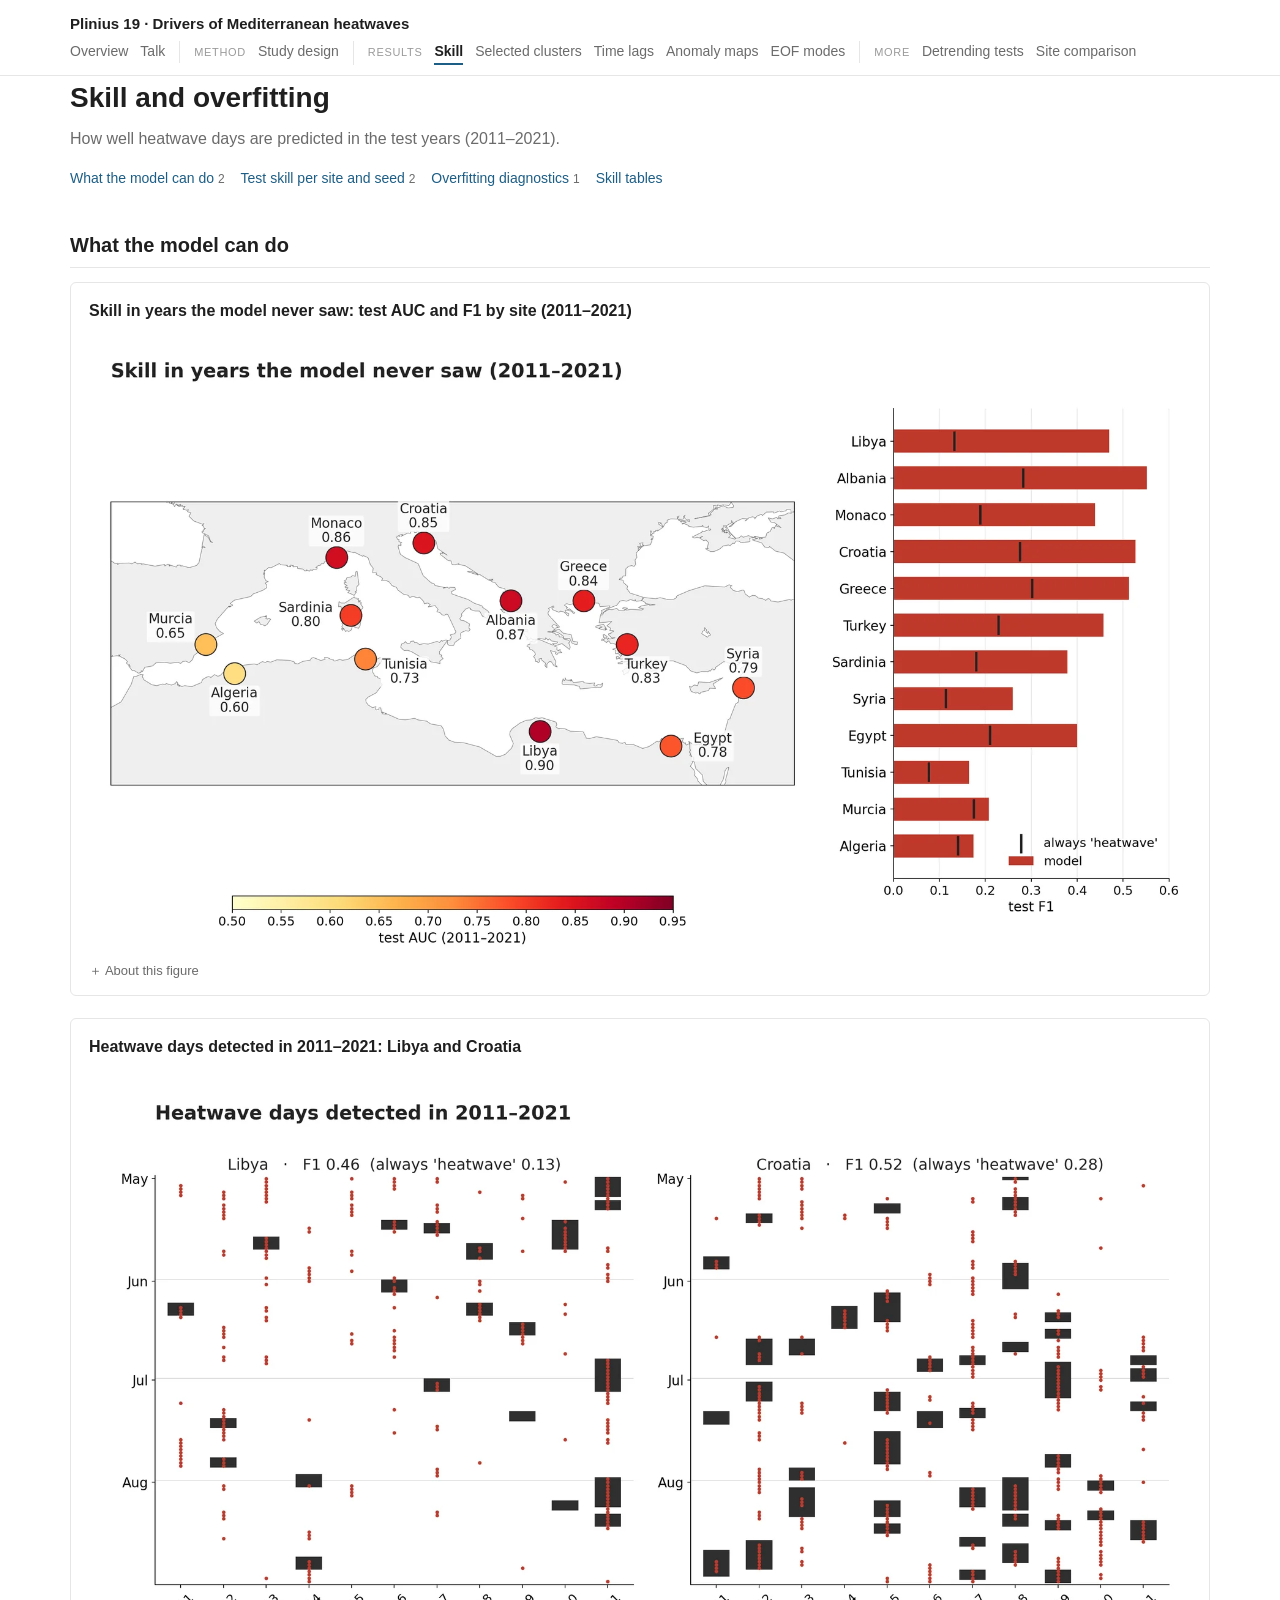
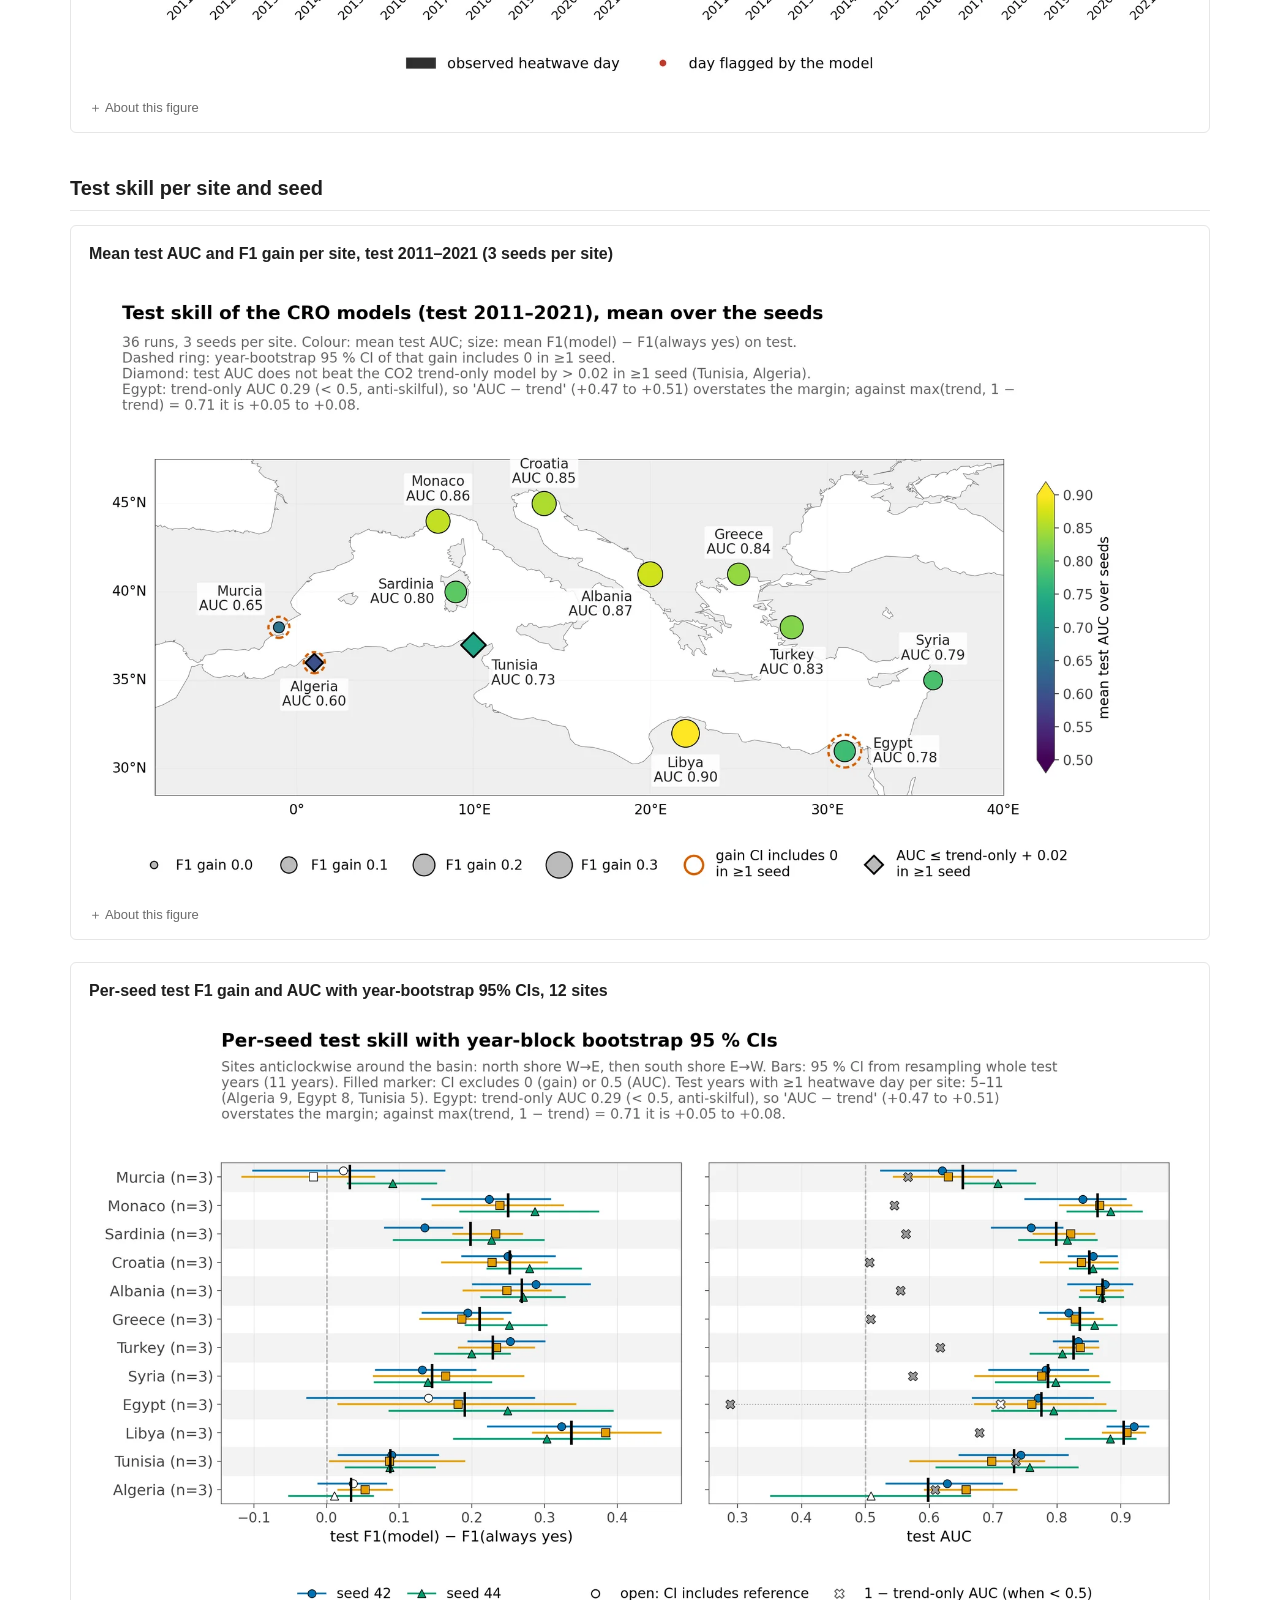
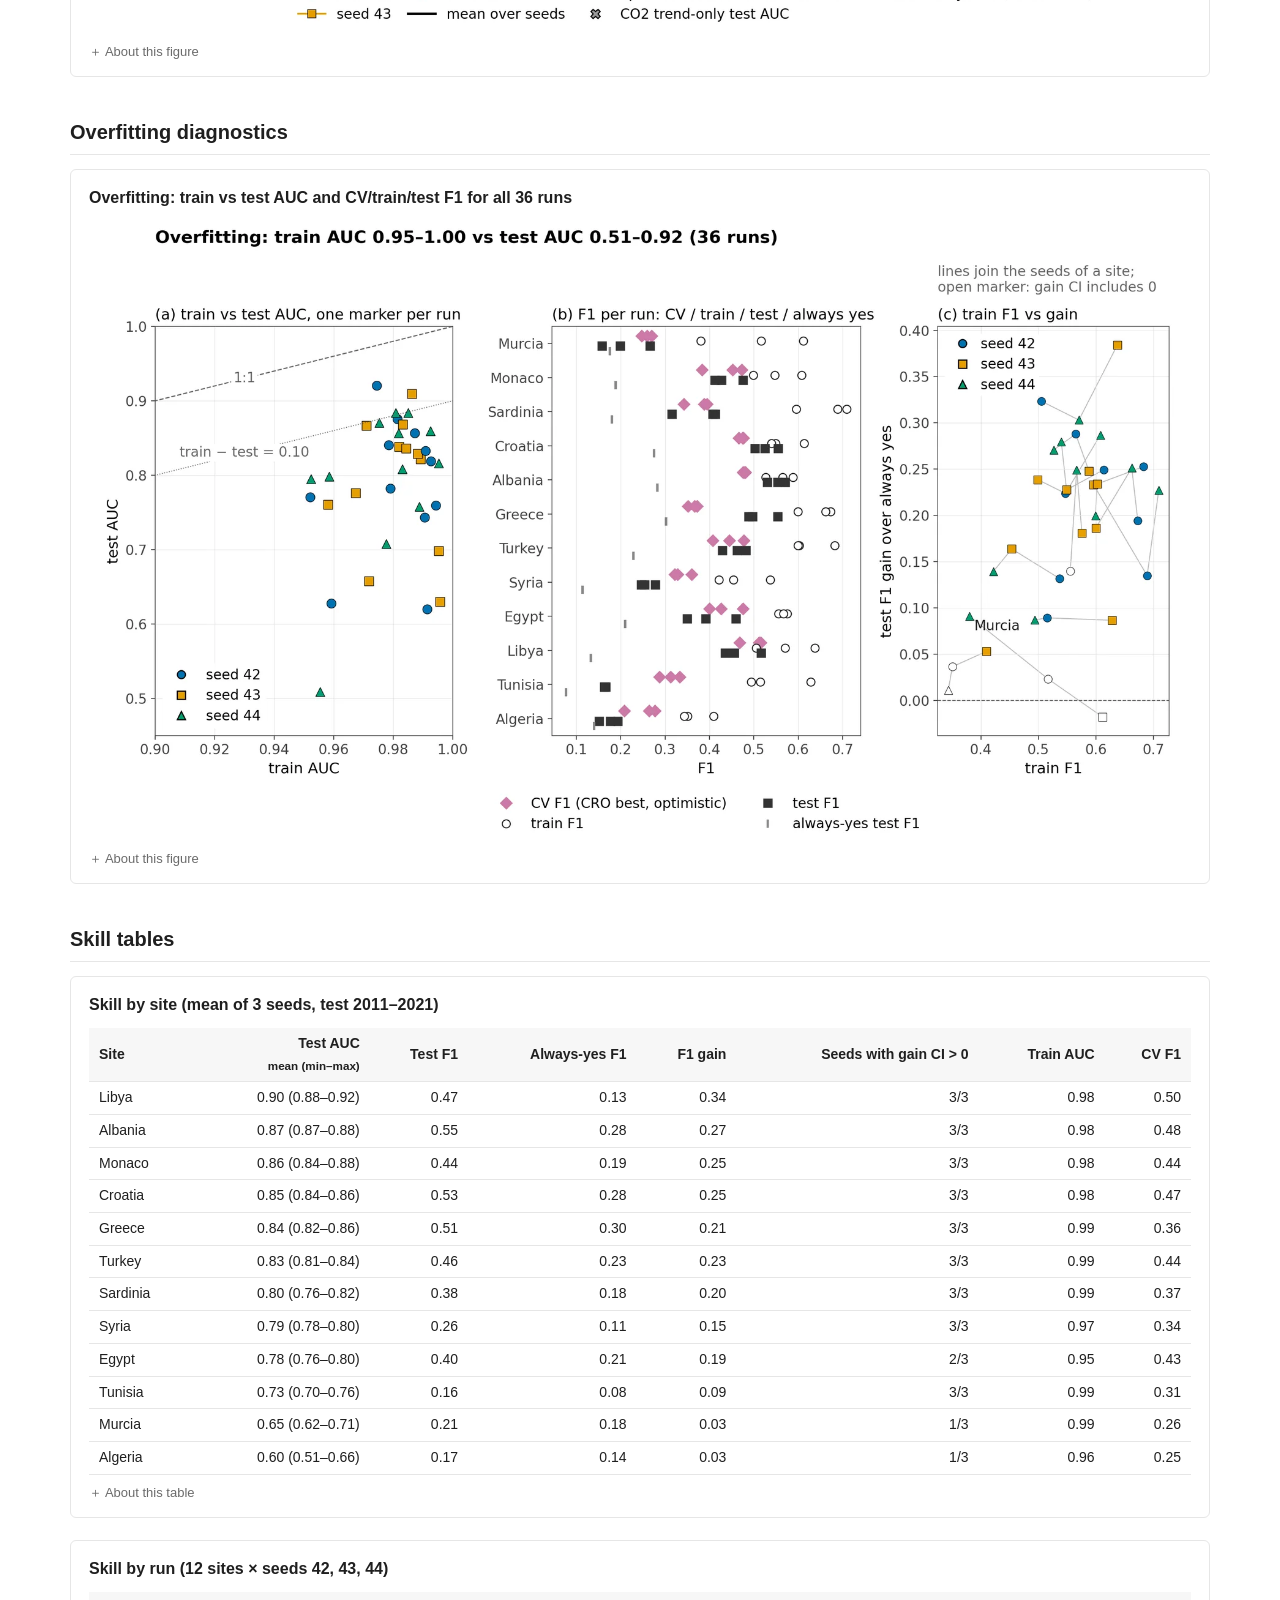
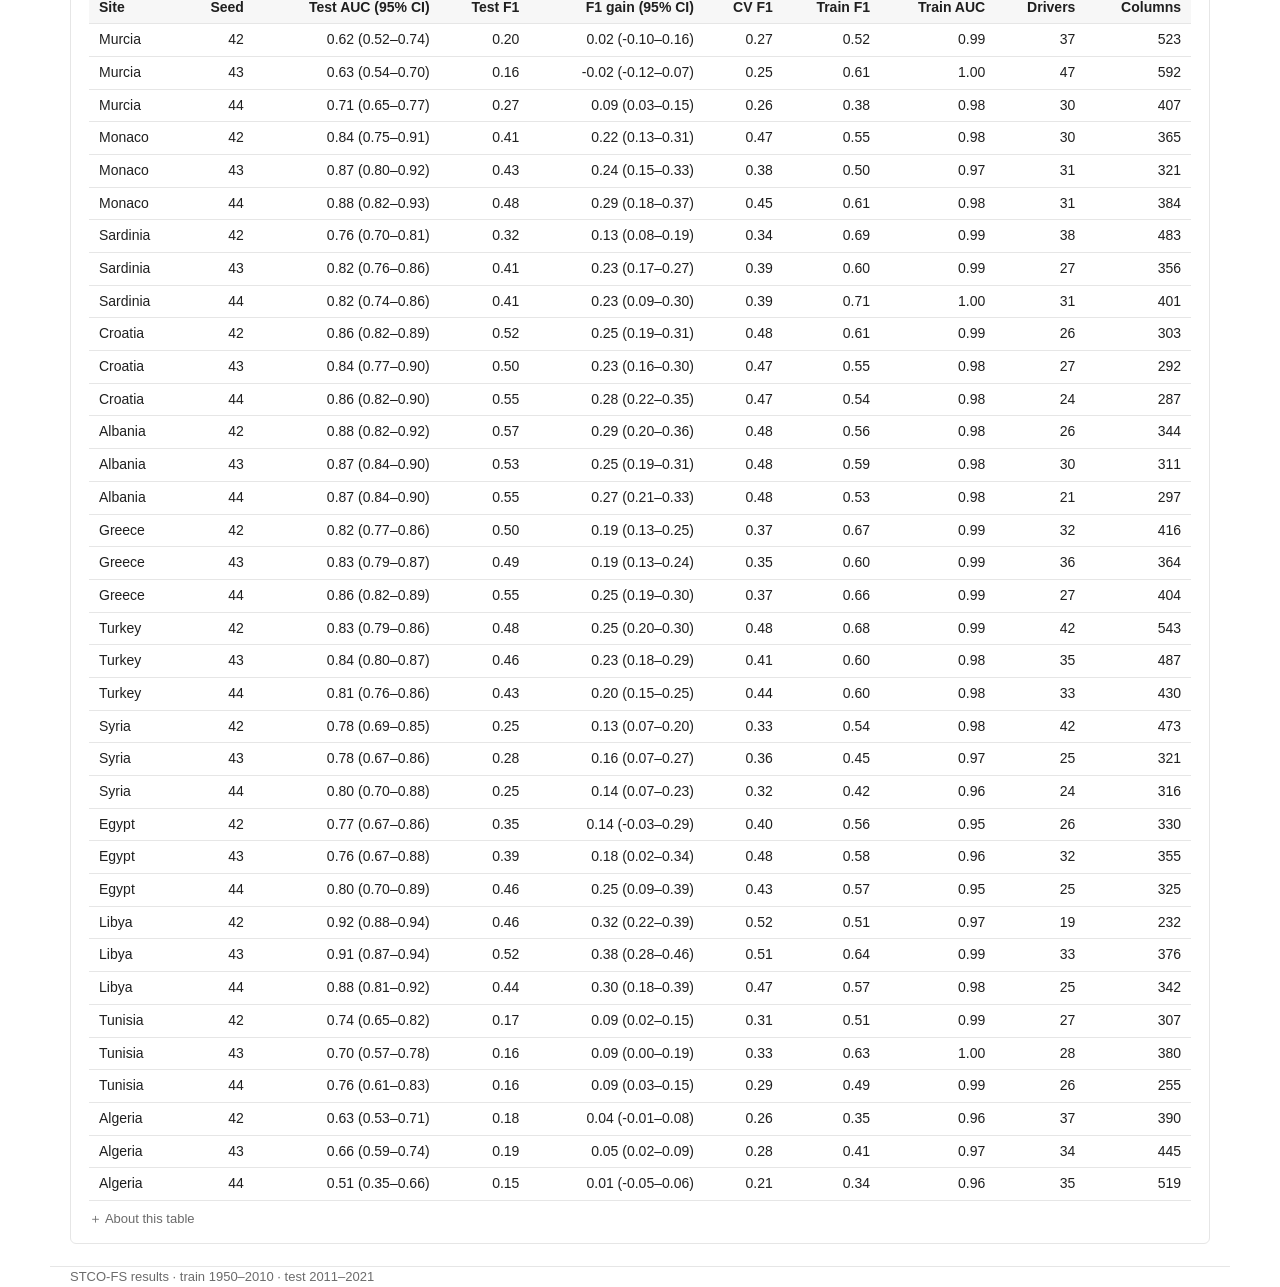
<file: skill.html>
<!doctype html>
<html lang="en">
<head>
<meta charset="utf-8">
<meta name="viewport" content="width=device-width, initial-scale=1">
<title>Skill and overfitting · Plinius 19 · Mediterranean heatwave drivers</title>
<link rel="stylesheet" href="assets/style.css">
</head>
<body>
<header class="site">
  <div class="wrap">
    <a class="brand" href="index.html">Plinius 19 · Drivers of Mediterranean heatwaves</a>
    <nav class="top"><div class="grp"><a href="index.html">Overview</a><a href="talk.html">Talk</a></div><div class="grp"><span class="glab">Method</span><a href="setup.html">Study design</a></div><div class="grp"><span class="glab">Results</span><a href="skill.html" class="on">Skill</a><a href="selection.html">Selected clusters</a><a href="lags.html">Time lags</a><a href="anomalies.html">Anomaly maps</a><a href="eof.html">EOF modes</a></div><div class="grp"><span class="glab">More</span><a href="versions.html">Detrending tests</a><a href="crosssite.html">Site comparison</a></div></nav>
  </div>
</header>
<main class="wrap">
<h1>Skill and overfitting</h1>
<p class="lede">How well heatwave days are predicted in the test years (2011–2021).</p>
<nav class="toc"><a href="#sec-what-the-model-can-do">What the model can do <span class="n">2</span></a><a href="#sec-test-skill-per-site-and-seed">Test skill per site and seed <span class="n">2</span></a><a href="#sec-overfitting-diagnostics">Overfitting diagnostics <span class="n">1</span></a><a href="#sec-tables">Skill tables</a></nav>
<section><h2 id="sec-what-the-model-can-do">What the model can do</h2>
<figure class="card" id="presentacion-figuras-07a-skill-map">
  <h3><a class="anchor" href="#presentacion-figuras-07a-skill-map">Skill in years the model never saw: test AUC and F1 by site (2011–2021)</a></h3>
  <a class="zoom" href="img/skill/presentacion-figuras-07a-skill-map.webp"><img src="img/skill/presentacion-figuras-07a-skill-map.webp" alt="Skill in years the model never saw: test AUC and F1 by site (2011–2021)" width="1800" height="1012" loading="lazy"></a>
  <details><summary>About this figure</summary><p>Left: test AUC of each site (mean of the 3 seeds) in 2011–2021, years the CRO never saw. Right: test F1 of the model (bar) against always predicting a heatwave day (tick), sites ordered by AUC. Nine sites reach AUC 0.78–0.90, all above a trend-only model; Murcia (0.65) is weak but above the trend, while Tunisia (0.73; trend alone 0.74) and Algeria (0.60; trend alone 0.61) add nothing beyond the warming trend.</p><p class="src">presentacion/figuras/07a_skill_map.png</p></details>
</figure>
<figure class="card" id="presentacion-figuras-07b-detection">
  <h3><a class="anchor" href="#presentacion-figuras-07b-detection">Heatwave days detected in 2011–2021: Libya and Croatia</a></h3>
  <a class="zoom" href="img/skill/presentacion-figuras-07b-detection.webp"><img src="img/skill/presentacion-figuras-07b-detection.webp" alt="Heatwave days detected in 2011–2021: Libya and Croatia" width="1800" height="1012" loading="lazy"></a>
  <details><summary>About this figure</summary><p>Each column is one summer (May–August) of the test period: black = observed heatwave days, red dots = days the model flags (final model of the run with the median test F1 of the 3 seeds, rebuilt exactly from the CRO solution). Libya and Croatia are among the best sites (AUC 0.90 and 0.85). Libya: 80 of 96 heatwave days flagged, with 175 false alarms; Croatia: 149 of 216, with 203 false alarms. Over all runs the model raises more than two false alarms per hit.</p><p class="src">presentacion/figuras/07b_detection.png</p></details>
</figure>
</section>
<section><h2 id="sec-test-skill-per-site-and-seed">Test skill per site and seed</h2>
<figure class="card" id="general-figuras-slides-s01a-skill-map">
  <h3><a class="anchor" href="#general-figuras-slides-s01a-skill-map">Mean test AUC and F1 gain per site, test 2011–2021 (3 seeds per site)</a></h3>
  <a class="zoom" href="img/skill/general-figuras-slides-s01a-skill-map.webp"><img src="img/skill/general-figuras-slides-s01a-skill-map.webp" alt="Mean test AUC and F1 gain per site, test 2011–2021 (3 seeds per site)" width="1800" height="1013" loading="lazy"></a>
  <details><summary>About this figure</summary><p>Each site is coloured by its mean test AUC over the 3 seeds and sized by the mean test F1 gain over an always-yes forecast. A dashed orange ring means the year-bootstrap 95% CI of the F1 gain includes 0 in at least one seed (Murcia, Algeria, Egypt); a diamond means the test AUC does not beat the CO2 trend-only model by more than 0.02 in at least one seed (Tunisia, Algeria). Mean test AUC ranges from 0.60 (Algeria) to 0.90 (Libya).</p><p class="src">general/figuras/slides/S01a_skill_map.png</p></details>
</figure>
<figure class="card" id="general-figuras-slides-s01b-forest-skill">
  <h3><a class="anchor" href="#general-figuras-slides-s01b-forest-skill">Per-seed test F1 gain and AUC with year-bootstrap 95% CIs, 12 sites</a></h3>
  <a class="zoom" href="img/skill/general-figuras-slides-s01b-forest-skill.webp"><img src="img/skill/general-figuras-slides-s01b-forest-skill.webp" alt="Per-seed test F1 gain and AUC with year-bootstrap 95% CIs, 12 sites" width="1800" height="1013" loading="lazy"></a>
  <details><summary>About this figure</summary><p>Left: test F1 gain over always-yes; right: test AUC; one marker per seed (42 circle, 43 square, 44 triangle) with 95% CIs from resampling whole test years (2011–2021), and a black bar for the mean over seeds. Open markers: the CI includes the reference (0 for the gain, 0.5 for AUC); grey crosses: test AUC of the CO2 trend-only model (white cross for Egypt: 1 − trend-only AUC, because that AUC is below 0.5). 31 of 36 runs have a gain CI excluding 0 and 35 of 36 an AUC CI above 0.5.</p><p class="src">general/figuras/slides/S01b_forest_skill.png</p></details>
</figure>
</section>
<section><h2 id="sec-overfitting-diagnostics">Overfitting diagnostics</h2>
<figure class="card" id="general-figuras-slides-s01c-overfitting">
  <h3><a class="anchor" href="#general-figuras-slides-s01c-overfitting">Overfitting: train vs test AUC and CV/train/test F1 for all 36 runs</a></h3>
  <a class="zoom" href="img/skill/general-figuras-slides-s01c-overfitting.webp"><img src="img/skill/general-figuras-slides-s01c-overfitting.webp" alt="Overfitting: train vs test AUC and CV/train/test F1 for all 36 runs" width="1800" height="1013" loading="lazy"></a>
  <details><summary>About this figure</summary><p>(a) Train vs test AUC per run (dashed 1:1 line, dotted line where train − test = 0.10); (b) per site, the CRO&#x27;s cross-validation F1 (pink diamonds), train F1 (open circles), test F1 (black squares) and always-yes test F1 (grey tick); (c) train F1 vs test F1 gain, with lines joining the seeds of a site and open markers where the gain CI includes 0. Train AUC is 0.95–1.00 against 0.51–0.92 on test (median gap 0.16), and across the seeds of a site the train F1 is not related to the test gain.</p><p class="src">general/figuras/slides/S01c_overfitting.png</p></details>
</figure>
</section>
<section><h2 id="sec-tables">Skill tables</h2><figure class="card"><h3>Skill by site (mean of 3 seeds, test 2011–2021)</h3><div class="tw"><table><tr><th>Site</th><th>Test AUC<br><small>mean (min–max)</small></th><th>Test F1</th><th>Always-yes F1</th><th>F1 gain</th><th>Seeds with gain CI &gt; 0</th><th>Train AUC</th><th>CV F1</th></tr><tr><td>Libya</td><td>0.90 (0.88–0.92)</td><td>0.47</td><td>0.13</td><td>0.34</td><td>3/3</td><td>0.98</td><td>0.50</td></tr><tr><td>Albania</td><td>0.87 (0.87–0.88)</td><td>0.55</td><td>0.28</td><td>0.27</td><td>3/3</td><td>0.98</td><td>0.48</td></tr><tr><td>Monaco</td><td>0.86 (0.84–0.88)</td><td>0.44</td><td>0.19</td><td>0.25</td><td>3/3</td><td>0.98</td><td>0.44</td></tr><tr><td>Croatia</td><td>0.85 (0.84–0.86)</td><td>0.53</td><td>0.28</td><td>0.25</td><td>3/3</td><td>0.98</td><td>0.47</td></tr><tr><td>Greece</td><td>0.84 (0.82–0.86)</td><td>0.51</td><td>0.30</td><td>0.21</td><td>3/3</td><td>0.99</td><td>0.36</td></tr><tr><td>Turkey</td><td>0.83 (0.81–0.84)</td><td>0.46</td><td>0.23</td><td>0.23</td><td>3/3</td><td>0.99</td><td>0.44</td></tr><tr><td>Sardinia</td><td>0.80 (0.76–0.82)</td><td>0.38</td><td>0.18</td><td>0.20</td><td>3/3</td><td>0.99</td><td>0.37</td></tr><tr><td>Syria</td><td>0.79 (0.78–0.80)</td><td>0.26</td><td>0.11</td><td>0.15</td><td>3/3</td><td>0.97</td><td>0.34</td></tr><tr><td>Egypt</td><td>0.78 (0.76–0.80)</td><td>0.40</td><td>0.21</td><td>0.19</td><td>2/3</td><td>0.95</td><td>0.43</td></tr><tr><td>Tunisia</td><td>0.73 (0.70–0.76)</td><td>0.16</td><td>0.08</td><td>0.09</td><td>3/3</td><td>0.99</td><td>0.31</td></tr><tr><td>Murcia</td><td>0.65 (0.62–0.71)</td><td>0.21</td><td>0.18</td><td>0.03</td><td>1/3</td><td>0.99</td><td>0.26</td></tr><tr><td>Algeria</td><td>0.60 (0.51–0.66)</td><td>0.17</td><td>0.14</td><td>0.03</td><td>1/3</td><td>0.96</td><td>0.25</td></tr></table></div><details><summary>About this table</summary><p>F1 gain = test F1 minus the F1 of always predicting a heatwave day; its CI is a year-block bootstrap over the 11 test years. Train AUC is 0.95–0.99 (site means): the models overfit, so only test scores measure skill.</p><p class="src">general/resultados/skill_by_site.csv · <a href="data/skill_by_site.csv">download</a></p></details></figure>
<figure class="card"><h3>Skill by run (12 sites × seeds 42, 43, 44)</h3><div class="tw"><table><tr><th>Site</th><th>Seed</th><th>Test AUC (95% CI)</th><th>Test F1</th><th>F1 gain (95% CI)</th><th>CV F1</th><th>Train F1</th><th>Train AUC</th><th>Drivers</th><th>Columns</th></tr><tr><td>Murcia</td><td>42</td><td>0.62 (0.52–0.74)</td><td>0.20</td><td>0.02 (-0.10–0.16)</td><td>0.27</td><td>0.52</td><td>0.99</td><td>37</td><td>523</td></tr><tr><td>Murcia</td><td>43</td><td>0.63 (0.54–0.70)</td><td>0.16</td><td>-0.02 (-0.12–0.07)</td><td>0.25</td><td>0.61</td><td>1.00</td><td>47</td><td>592</td></tr><tr><td>Murcia</td><td>44</td><td>0.71 (0.65–0.77)</td><td>0.27</td><td>0.09 (0.03–0.15)</td><td>0.26</td><td>0.38</td><td>0.98</td><td>30</td><td>407</td></tr><tr><td>Monaco</td><td>42</td><td>0.84 (0.75–0.91)</td><td>0.41</td><td>0.22 (0.13–0.31)</td><td>0.47</td><td>0.55</td><td>0.98</td><td>30</td><td>365</td></tr><tr><td>Monaco</td><td>43</td><td>0.87 (0.80–0.92)</td><td>0.43</td><td>0.24 (0.15–0.33)</td><td>0.38</td><td>0.50</td><td>0.97</td><td>31</td><td>321</td></tr><tr><td>Monaco</td><td>44</td><td>0.88 (0.82–0.93)</td><td>0.48</td><td>0.29 (0.18–0.37)</td><td>0.45</td><td>0.61</td><td>0.98</td><td>31</td><td>384</td></tr><tr><td>Sardinia</td><td>42</td><td>0.76 (0.70–0.81)</td><td>0.32</td><td>0.13 (0.08–0.19)</td><td>0.34</td><td>0.69</td><td>0.99</td><td>38</td><td>483</td></tr><tr><td>Sardinia</td><td>43</td><td>0.82 (0.76–0.86)</td><td>0.41</td><td>0.23 (0.17–0.27)</td><td>0.39</td><td>0.60</td><td>0.99</td><td>27</td><td>356</td></tr><tr><td>Sardinia</td><td>44</td><td>0.82 (0.74–0.86)</td><td>0.41</td><td>0.23 (0.09–0.30)</td><td>0.39</td><td>0.71</td><td>1.00</td><td>31</td><td>401</td></tr><tr><td>Croatia</td><td>42</td><td>0.86 (0.82–0.89)</td><td>0.52</td><td>0.25 (0.19–0.31)</td><td>0.48</td><td>0.61</td><td>0.99</td><td>26</td><td>303</td></tr><tr><td>Croatia</td><td>43</td><td>0.84 (0.77–0.90)</td><td>0.50</td><td>0.23 (0.16–0.30)</td><td>0.47</td><td>0.55</td><td>0.98</td><td>27</td><td>292</td></tr><tr><td>Croatia</td><td>44</td><td>0.86 (0.82–0.90)</td><td>0.55</td><td>0.28 (0.22–0.35)</td><td>0.47</td><td>0.54</td><td>0.98</td><td>24</td><td>287</td></tr><tr><td>Albania</td><td>42</td><td>0.88 (0.82–0.92)</td><td>0.57</td><td>0.29 (0.20–0.36)</td><td>0.48</td><td>0.56</td><td>0.98</td><td>26</td><td>344</td></tr><tr><td>Albania</td><td>43</td><td>0.87 (0.84–0.90)</td><td>0.53</td><td>0.25 (0.19–0.31)</td><td>0.48</td><td>0.59</td><td>0.98</td><td>30</td><td>311</td></tr><tr><td>Albania</td><td>44</td><td>0.87 (0.84–0.90)</td><td>0.55</td><td>0.27 (0.21–0.33)</td><td>0.48</td><td>0.53</td><td>0.98</td><td>21</td><td>297</td></tr><tr><td>Greece</td><td>42</td><td>0.82 (0.77–0.86)</td><td>0.50</td><td>0.19 (0.13–0.25)</td><td>0.37</td><td>0.67</td><td>0.99</td><td>32</td><td>416</td></tr><tr><td>Greece</td><td>43</td><td>0.83 (0.79–0.87)</td><td>0.49</td><td>0.19 (0.13–0.24)</td><td>0.35</td><td>0.60</td><td>0.99</td><td>36</td><td>364</td></tr><tr><td>Greece</td><td>44</td><td>0.86 (0.82–0.89)</td><td>0.55</td><td>0.25 (0.19–0.30)</td><td>0.37</td><td>0.66</td><td>0.99</td><td>27</td><td>404</td></tr><tr><td>Turkey</td><td>42</td><td>0.83 (0.79–0.86)</td><td>0.48</td><td>0.25 (0.20–0.30)</td><td>0.48</td><td>0.68</td><td>0.99</td><td>42</td><td>543</td></tr><tr><td>Turkey</td><td>43</td><td>0.84 (0.80–0.87)</td><td>0.46</td><td>0.23 (0.18–0.29)</td><td>0.41</td><td>0.60</td><td>0.98</td><td>35</td><td>487</td></tr><tr><td>Turkey</td><td>44</td><td>0.81 (0.76–0.86)</td><td>0.43</td><td>0.20 (0.15–0.25)</td><td>0.44</td><td>0.60</td><td>0.98</td><td>33</td><td>430</td></tr><tr><td>Syria</td><td>42</td><td>0.78 (0.69–0.85)</td><td>0.25</td><td>0.13 (0.07–0.20)</td><td>0.33</td><td>0.54</td><td>0.98</td><td>42</td><td>473</td></tr><tr><td>Syria</td><td>43</td><td>0.78 (0.67–0.86)</td><td>0.28</td><td>0.16 (0.07–0.27)</td><td>0.36</td><td>0.45</td><td>0.97</td><td>25</td><td>321</td></tr><tr><td>Syria</td><td>44</td><td>0.80 (0.70–0.88)</td><td>0.25</td><td>0.14 (0.07–0.23)</td><td>0.32</td><td>0.42</td><td>0.96</td><td>24</td><td>316</td></tr><tr><td>Egypt</td><td>42</td><td>0.77 (0.67–0.86)</td><td>0.35</td><td>0.14 (-0.03–0.29)</td><td>0.40</td><td>0.56</td><td>0.95</td><td>26</td><td>330</td></tr><tr><td>Egypt</td><td>43</td><td>0.76 (0.67–0.88)</td><td>0.39</td><td>0.18 (0.02–0.34)</td><td>0.48</td><td>0.58</td><td>0.96</td><td>32</td><td>355</td></tr><tr><td>Egypt</td><td>44</td><td>0.80 (0.70–0.89)</td><td>0.46</td><td>0.25 (0.09–0.39)</td><td>0.43</td><td>0.57</td><td>0.95</td><td>25</td><td>325</td></tr><tr><td>Libya</td><td>42</td><td>0.92 (0.88–0.94)</td><td>0.46</td><td>0.32 (0.22–0.39)</td><td>0.52</td><td>0.51</td><td>0.97</td><td>19</td><td>232</td></tr><tr><td>Libya</td><td>43</td><td>0.91 (0.87–0.94)</td><td>0.52</td><td>0.38 (0.28–0.46)</td><td>0.51</td><td>0.64</td><td>0.99</td><td>33</td><td>376</td></tr><tr><td>Libya</td><td>44</td><td>0.88 (0.81–0.92)</td><td>0.44</td><td>0.30 (0.18–0.39)</td><td>0.47</td><td>0.57</td><td>0.98</td><td>25</td><td>342</td></tr><tr><td>Tunisia</td><td>42</td><td>0.74 (0.65–0.82)</td><td>0.17</td><td>0.09 (0.02–0.15)</td><td>0.31</td><td>0.51</td><td>0.99</td><td>27</td><td>307</td></tr><tr><td>Tunisia</td><td>43</td><td>0.70 (0.57–0.78)</td><td>0.16</td><td>0.09 (0.00–0.19)</td><td>0.33</td><td>0.63</td><td>1.00</td><td>28</td><td>380</td></tr><tr><td>Tunisia</td><td>44</td><td>0.76 (0.61–0.83)</td><td>0.16</td><td>0.09 (0.03–0.15)</td><td>0.29</td><td>0.49</td><td>0.99</td><td>26</td><td>255</td></tr><tr><td>Algeria</td><td>42</td><td>0.63 (0.53–0.71)</td><td>0.18</td><td>0.04 (-0.01–0.08)</td><td>0.26</td><td>0.35</td><td>0.96</td><td>37</td><td>390</td></tr><tr><td>Algeria</td><td>43</td><td>0.66 (0.59–0.74)</td><td>0.19</td><td>0.05 (0.02–0.09)</td><td>0.28</td><td>0.41</td><td>0.97</td><td>34</td><td>445</td></tr><tr><td>Algeria</td><td>44</td><td>0.51 (0.35–0.66)</td><td>0.15</td><td>0.01 (-0.05–0.06)</td><td>0.21</td><td>0.34</td><td>0.96</td><td>35</td><td>519</td></tr></table></div><details><summary>About this table</summary><p>One row per CRO run. Drivers = selected drivers; columns = lagged inputs of the logistic regression.</p><p class="src">general/resultados/skill_by_run.csv · <a href="data/skill_by_run.csv">download</a></p></details></figure></section>
</main>
<footer class="wrap">STCO-FS results · train 1950–2010 · test 2011–2021</footer>
<div id="lightbox" hidden><img alt=""><p></p></div>
<script src="assets/site.js"></script>
</body>
</html>
</file>
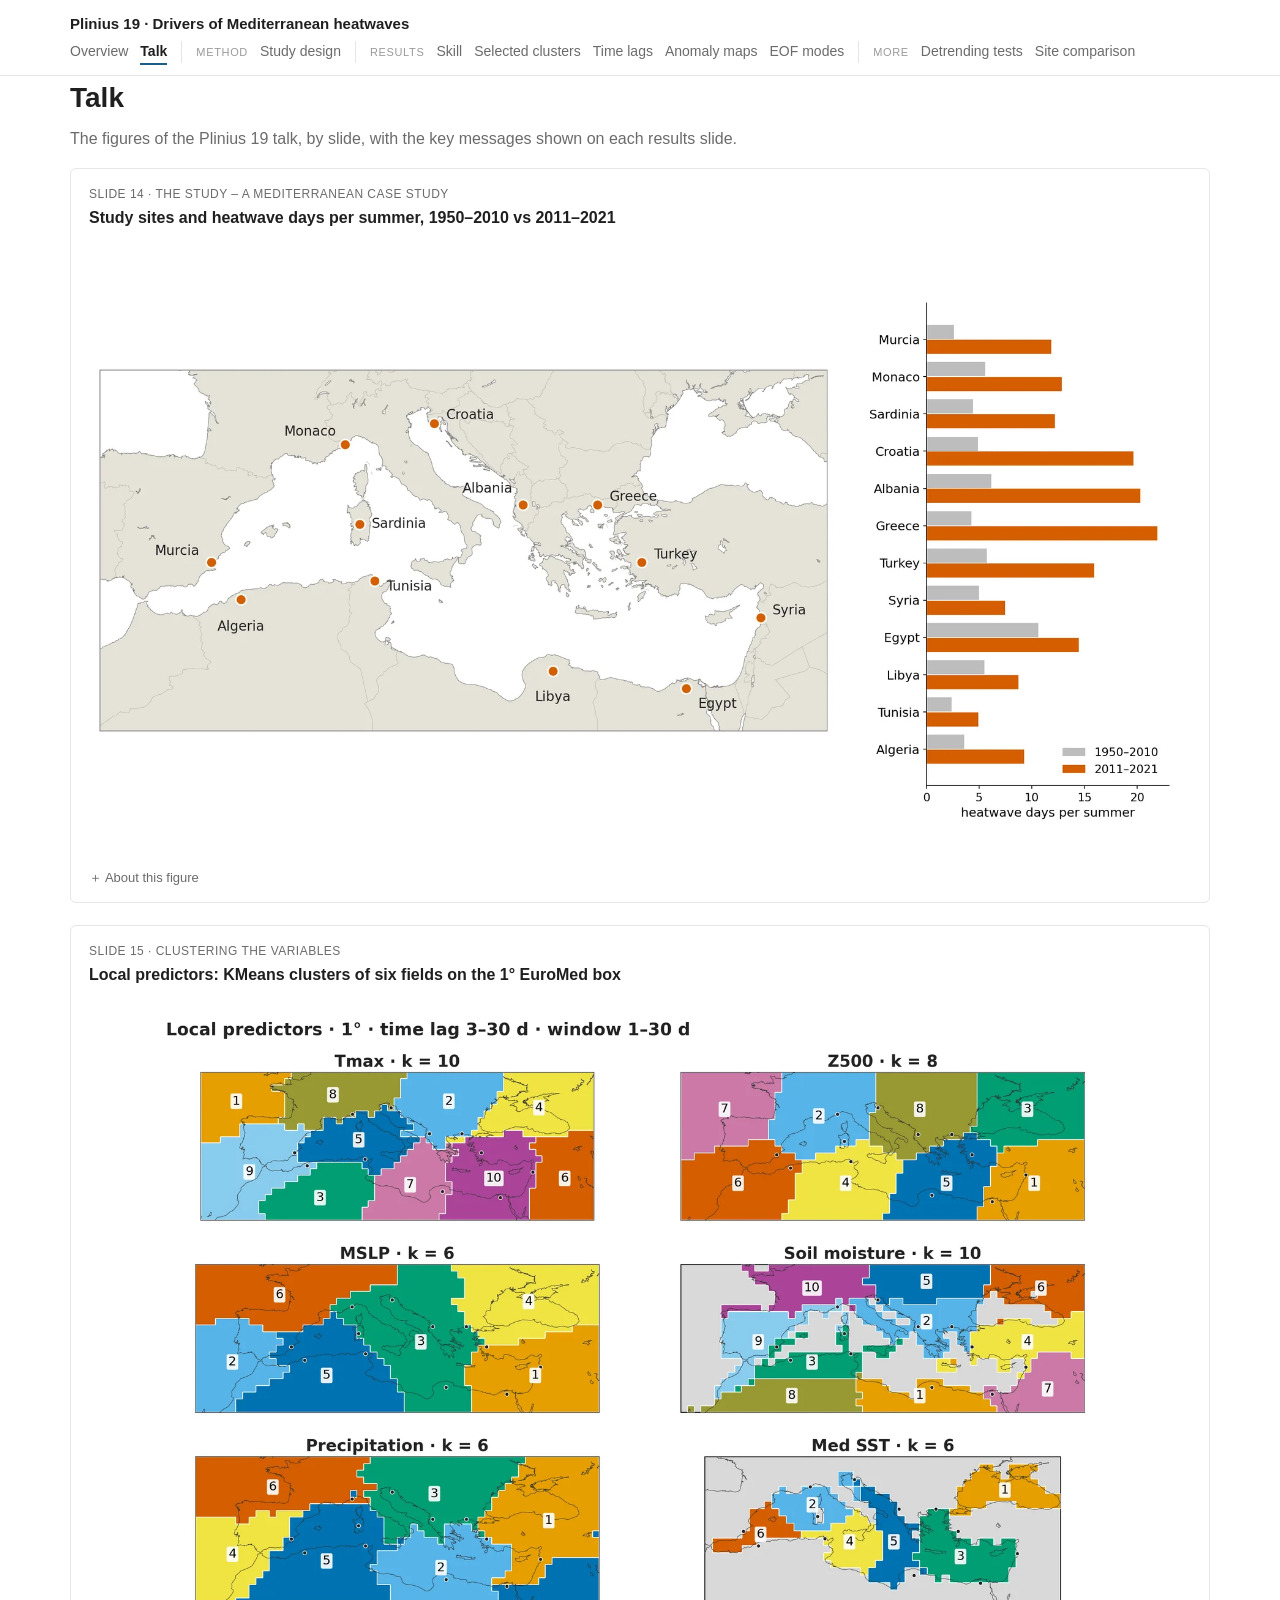
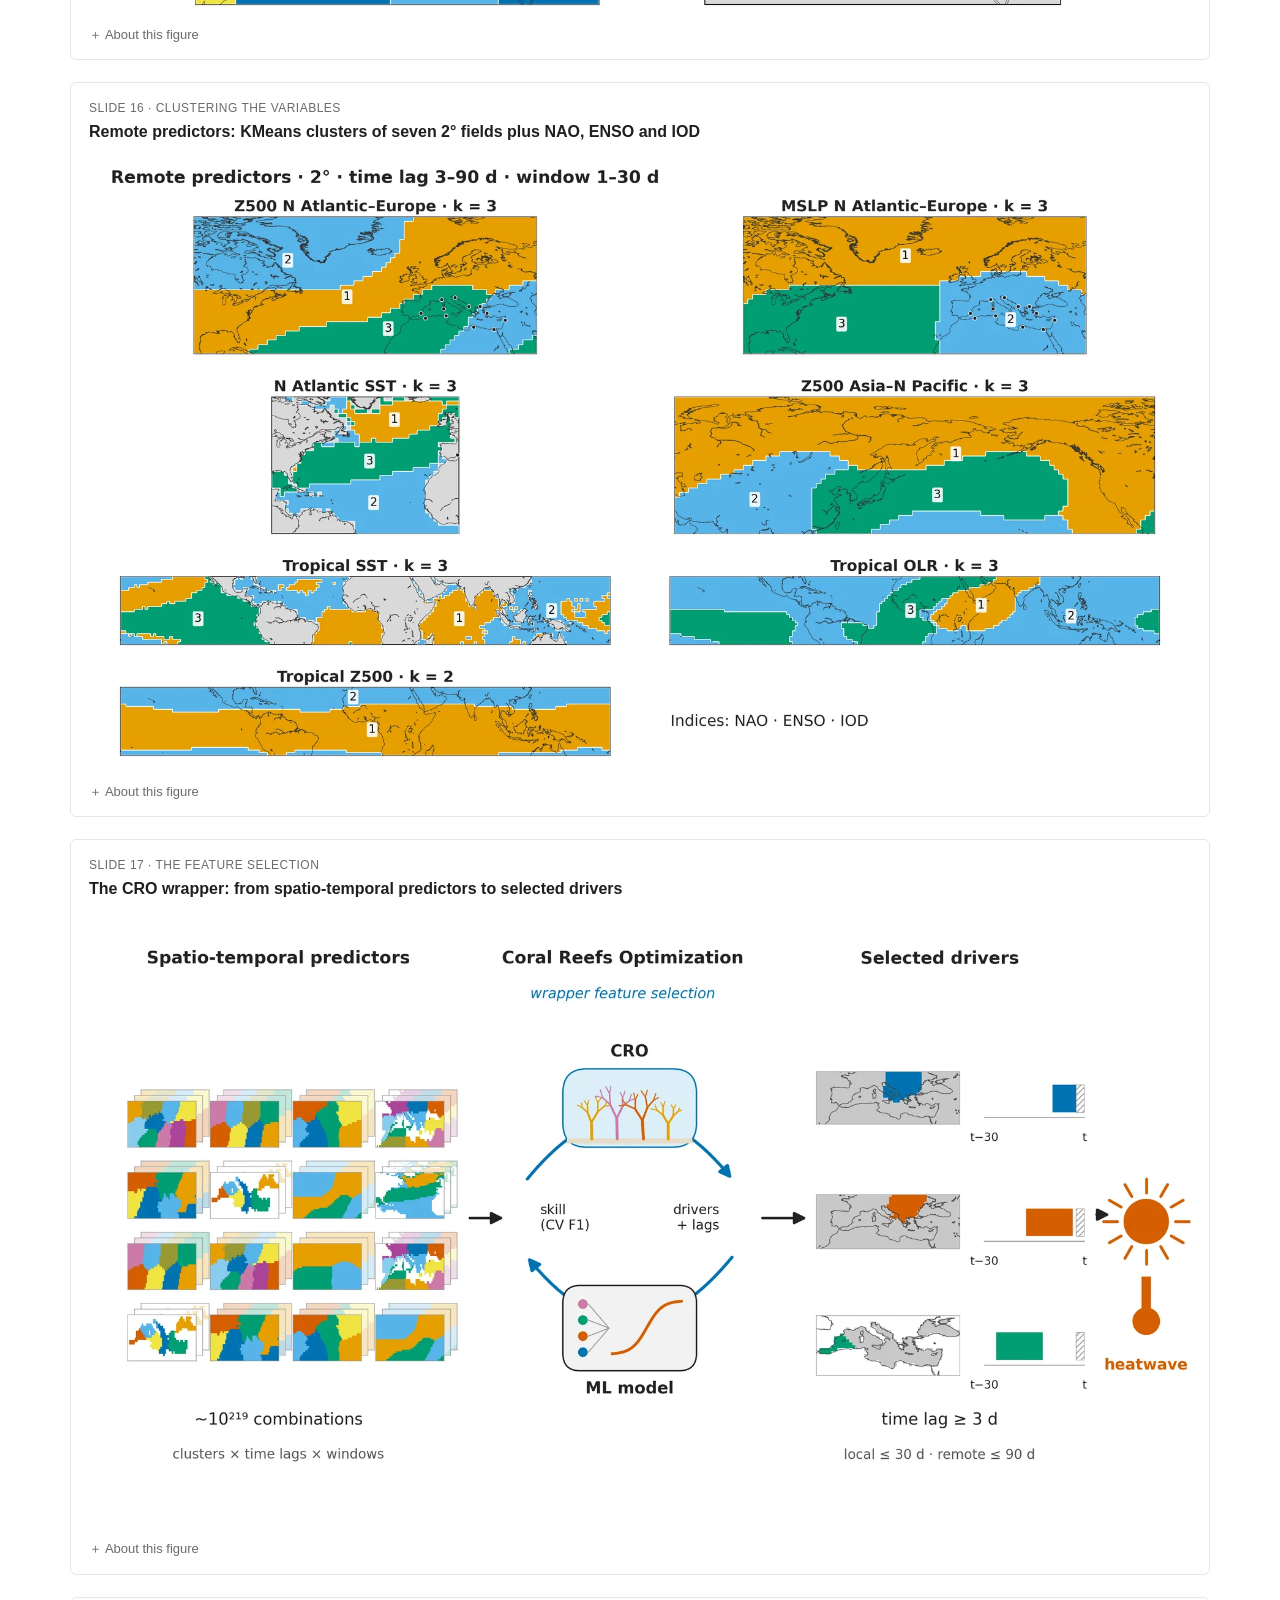
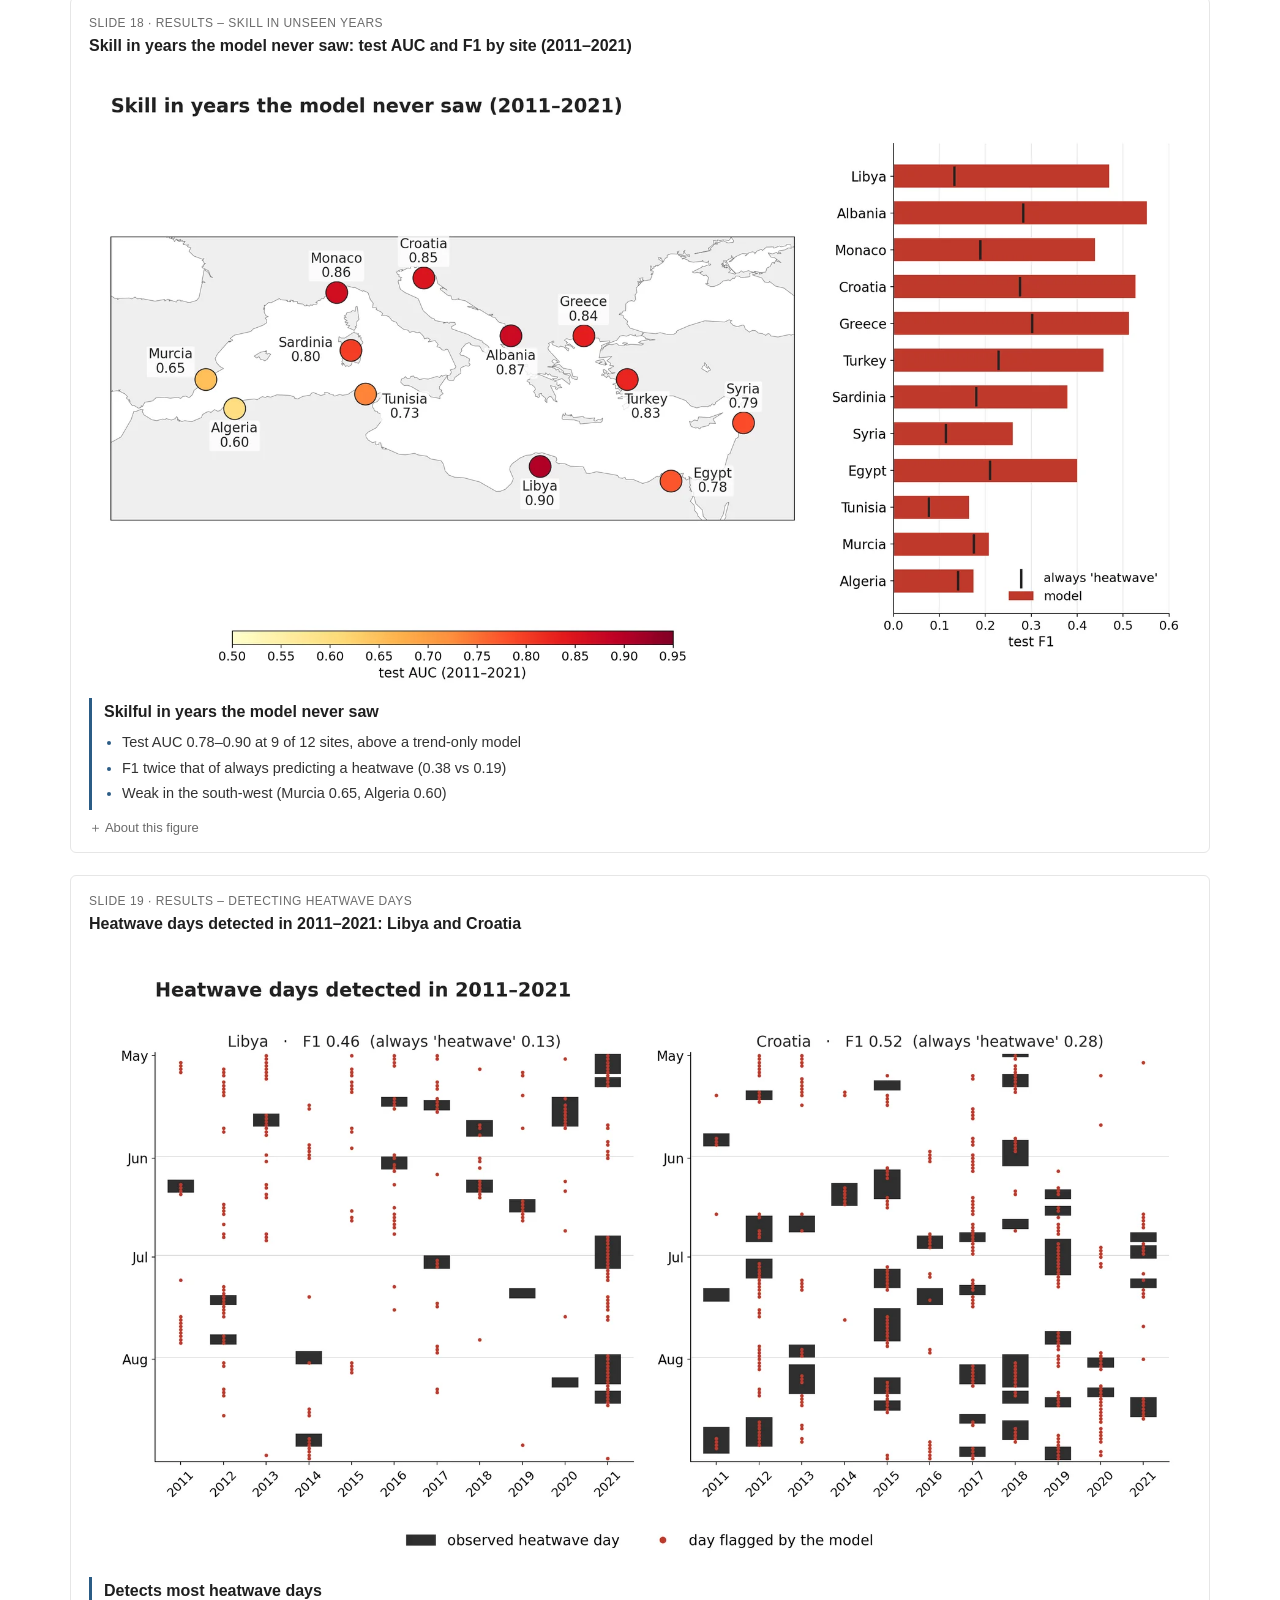
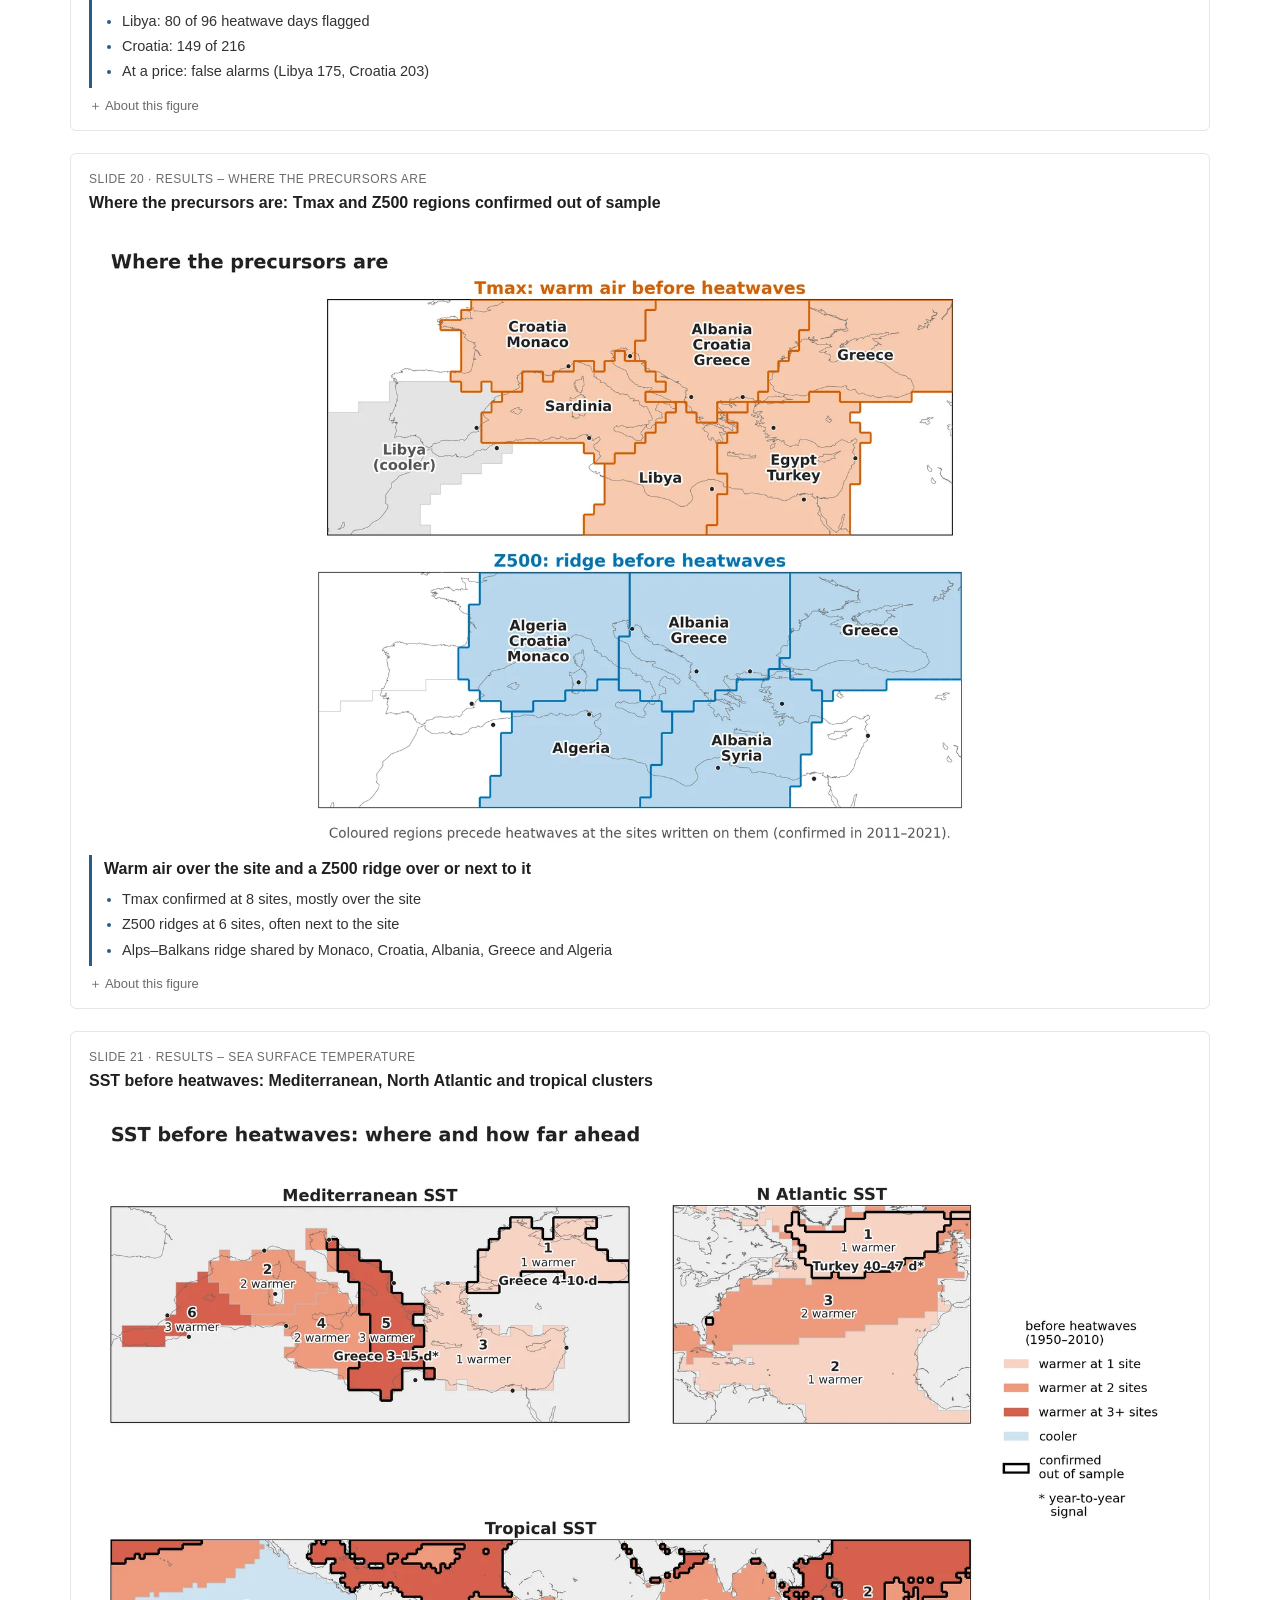
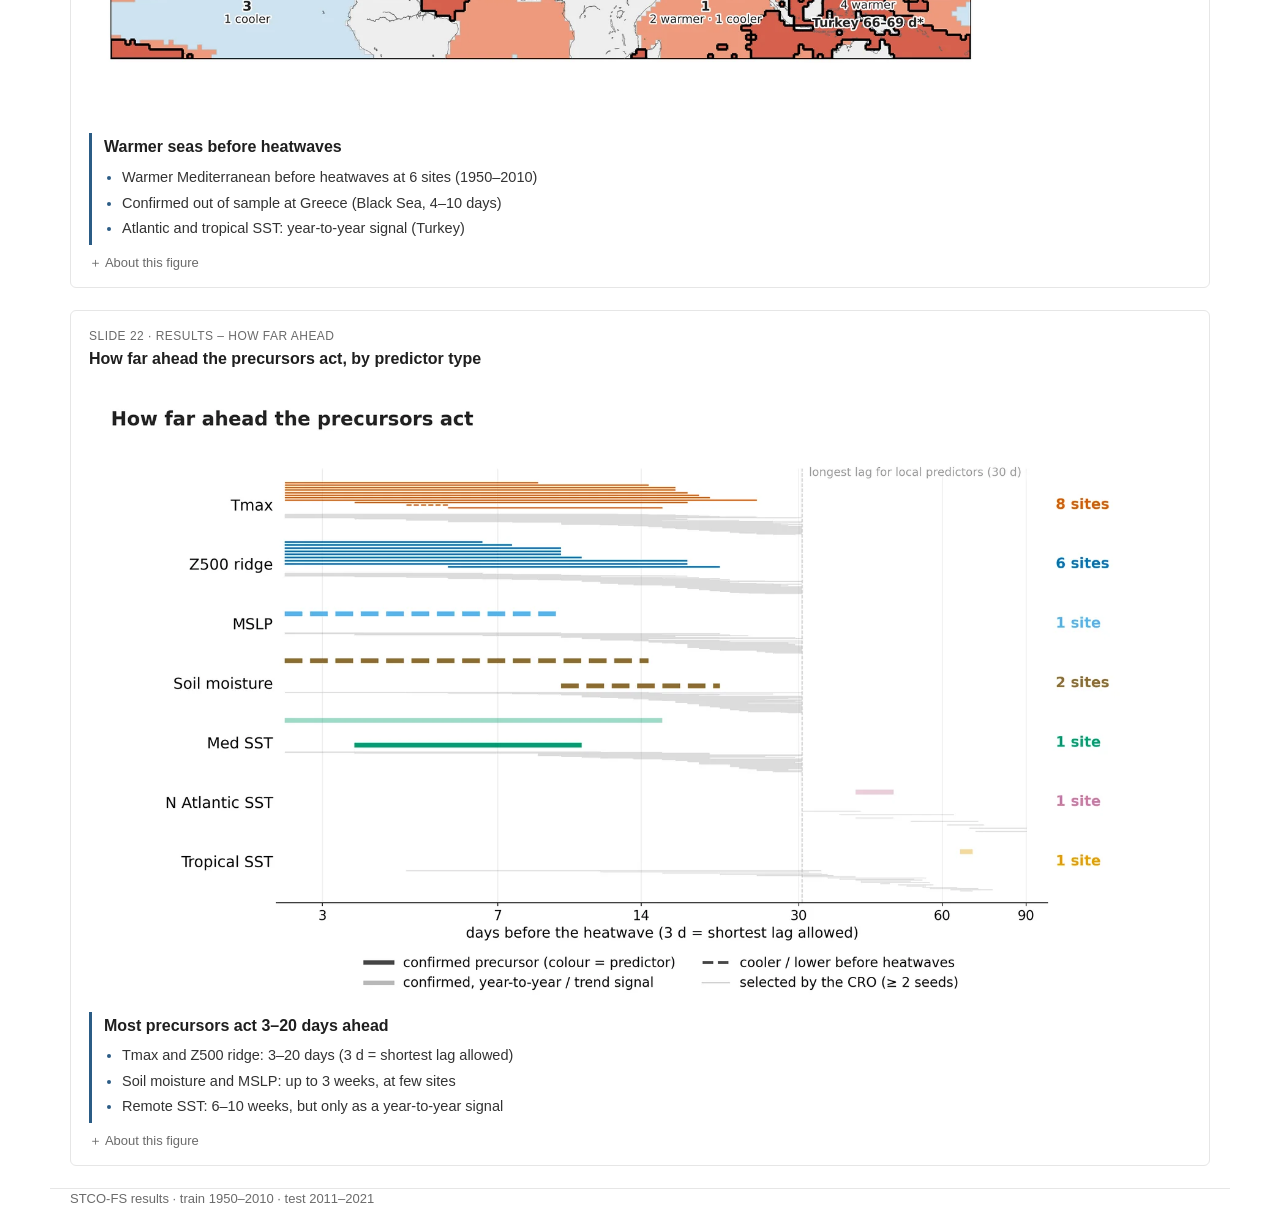
<file: talk.html>
<!doctype html>
<html lang="en">
<head>
<meta charset="utf-8">
<meta name="viewport" content="width=device-width, initial-scale=1">
<title>Talk · Plinius 19 · Mediterranean heatwave drivers</title>
<link rel="stylesheet" href="assets/style.css">
</head>
<body>
<header class="site">
  <div class="wrap">
    <a class="brand" href="index.html">Plinius 19 · Drivers of Mediterranean heatwaves</a>
    <nav class="top"><div class="grp"><a href="index.html">Overview</a><a href="talk.html" class="on">Talk</a></div><div class="grp"><span class="glab">Method</span><a href="setup.html">Study design</a></div><div class="grp"><span class="glab">Results</span><a href="skill.html">Skill</a><a href="selection.html">Selected clusters</a><a href="lags.html">Time lags</a><a href="anomalies.html">Anomaly maps</a><a href="eof.html">EOF modes</a></div><div class="grp"><span class="glab">More</span><a href="versions.html">Detrending tests</a><a href="crosssite.html">Site comparison</a></div></nav>
  </div>
</header>
<main class="wrap">
<h1>Talk</h1>
<p class="lede">The figures of the Plinius 19 talk, by slide, with the key messages shown on each results slide.</p>
<figure class="card" id="talk-presentacion-figuras-01-localizaciones-b">
  <span class="slide">Slide 14 · The study – A Mediterranean case study</span><h3><a class="anchor" href="#talk-presentacion-figuras-01-localizaciones-b">Study sites and heatwave days per summer, 1950–2010 vs 2011–2021</a></h3>
  <a class="zoom" href="img/setup/presentacion-figuras-01-localizaciones-b.webp"><img src="img/setup/presentacion-figuras-01-localizaciones-b.webp" alt="Study sites and heatwave days per summer, 1950–2010 vs 2011–2021" width="1800" height="1012" loading="lazy"></a>
  <details><summary>About this figure</summary><p>Left: map of the 12 Mediterranean study sites. Right: mean number of heatwave days per summer (May–Aug) at each site in the training period 1950–2010 (grey) and the test period 2011–2021 (orange). Every site has more heatwave days per summer in the test period (e.g. Greece 4.3 vs 21.9).</p><p class="src">presentacion/figuras/01_localizaciones_B.png</p></details>
</figure>
<figure class="card" id="talk-presentacion-figuras-02-clusters-local">
  <span class="slide">Slide 15 · Clustering the variables</span><h3><a class="anchor" href="#talk-presentacion-figuras-02-clusters-local">Local predictors: KMeans clusters of six fields on the 1° EuroMed box</a></h3>
  <a class="zoom" href="img/setup/presentacion-figuras-02-clusters-local.webp"><img src="img/setup/presentacion-figuras-02-clusters-local.webp" alt="Local predictors: KMeans clusters of six fields on the 1° EuroMed box" width="1800" height="1012" loading="lazy"></a>
  <details><summary>About this figure</summary><p>KMeans clusters of standardized anomalies (fitted on 1950–1970) for the six local fields on the 1° EuroMed box: Tmax (k = 10), Z500 (8), MSLP (6), soil moisture (10), precipitation (6) and Mediterranean SST (6). Clusters are numbered as in the predictor names, black dots are the 12 sites, and grey nodes are not used (sea for soil moisture, land and excluded nodes for SST). Each cluster can enter the model with a time lag of 3–30 d and a window of 1–30 d; CO2 and the Etesian index, also local predictors, are not drawn.</p><p class="src">presentacion/figuras/02_clusters_local.png</p></details>
</figure>
<figure class="card" id="talk-presentacion-figuras-02-clusters-remote">
  <span class="slide">Slide 16 · Clustering the variables</span><h3><a class="anchor" href="#talk-presentacion-figuras-02-clusters-remote">Remote predictors: KMeans clusters of seven 2° fields plus NAO, ENSO and IOD</a></h3>
  <a class="zoom" href="img/setup/presentacion-figuras-02-clusters-remote.webp"><img src="img/setup/presentacion-figuras-02-clusters-remote.webp" alt="Remote predictors: KMeans clusters of seven 2° fields plus NAO, ENSO and IOD" width="1800" height="1012" loading="lazy"></a>
  <details><summary>About this figure</summary><p>KMeans clusters at 2° of Z500 and MSLP over the North Atlantic–Europe, North Atlantic SST, Z500 Asia–North Pacific, tropical SST and tropical OLR (k = 3 each) and tropical Z500 (k = 2), plus the NAO, ENSO and IOD indices; black dots are the sites where they fall inside a domain. Remote predictors can enter with a time lag of 3–90 d and a window of 1–30 d. &#x27;Tropical OLR&#x27; is the ERA5 net top-of-atmosphere longwave flux (= −OLR), labelled −OLR in the results figures.</p><p class="src">presentacion/figuras/02_clusters_remote.png</p></details>
</figure>
<figure class="card" id="talk-presentacion-figuras-03-cro-concepto">
  <span class="slide">Slide 17 · The Feature Selection</span><h3><a class="anchor" href="#talk-presentacion-figuras-03-cro-concepto">The CRO wrapper: from spatio-temporal predictors to selected drivers</a></h3>
  <a class="zoom" href="img/setup/presentacion-figuras-03-cro-concepto.webp"><img src="img/setup/presentacion-figuras-03-cro-concepto.webp" alt="The CRO wrapper: from spatio-temporal predictors to selected drivers" width="1800" height="1012" loading="lazy"></a>
  <details><summary>About this figure</summary><p>Conceptual view of STCO-FS: the Coral Reefs Optimization (CRO) searches about 10^219 combinations of clusters, time lags and windows, scores each candidate by the cross-validated F1 of a machine-learning model (logistic regression), and keeps a set of drivers, each a cluster region with a lag window before heatwave day t. The three drivers drawn are real choices of the Albania seed-42 run (Z500 c8, Tmax c2 and Med SST c6), which kept 26 of the 71 drivers in total. The hatched strip next to t marks days never used (time lag ≥ 3 d; at most 30 d for local and 90 d for remote drivers).</p><p class="src">presentacion/figuras/03_cro_concepto.png</p></details>
</figure>
<figure class="card" id="talk-presentacion-figuras-07a-skill-map">
  <span class="slide">Slide 18 · Results – Skill in unseen years</span><h3><a class="anchor" href="#talk-presentacion-figuras-07a-skill-map">Skill in years the model never saw: test AUC and F1 by site (2011–2021)</a></h3>
  <a class="zoom" href="img/skill/presentacion-figuras-07a-skill-map.webp"><img src="img/skill/presentacion-figuras-07a-skill-map.webp" alt="Skill in years the model never saw: test AUC and F1 by site (2011–2021)" width="1800" height="1012" loading="lazy"></a><div class="msg"><p>Skilful in years the model never saw</p><ul><li>Test AUC 0.78–0.90 at 9 of 12 sites, above a trend-only model</li><li>F1 twice that of always predicting a heatwave (0.38 vs 0.19)</li><li>Weak in the south-west (Murcia 0.65, Algeria 0.60)</li></ul></div>
  <details><summary>About this figure</summary><p>Left: test AUC of each site (mean of the 3 seeds) in 2011–2021, years the CRO never saw. Right: test F1 of the model (bar) against always predicting a heatwave day (tick), sites ordered by AUC. Nine sites reach AUC 0.78–0.90, all above a trend-only model; Murcia (0.65) is weak but above the trend, while Tunisia (0.73; trend alone 0.74) and Algeria (0.60; trend alone 0.61) add nothing beyond the warming trend.</p><p class="src">presentacion/figuras/07a_skill_map.png</p></details>
</figure>
<figure class="card" id="talk-presentacion-figuras-07b-detection">
  <span class="slide">Slide 19 · Results – Detecting heatwave days</span><h3><a class="anchor" href="#talk-presentacion-figuras-07b-detection">Heatwave days detected in 2011–2021: Libya and Croatia</a></h3>
  <a class="zoom" href="img/skill/presentacion-figuras-07b-detection.webp"><img src="img/skill/presentacion-figuras-07b-detection.webp" alt="Heatwave days detected in 2011–2021: Libya and Croatia" width="1800" height="1012" loading="lazy"></a><div class="msg"><p>Detects most heatwave days</p><ul><li>Libya: 80 of 96 heatwave days flagged</li><li>Croatia: 149 of 216</li><li>At a price: false alarms (Libya 175, Croatia 203)</li></ul></div>
  <details><summary>About this figure</summary><p>Each column is one summer (May–August) of the test period: black = observed heatwave days, red dots = days the model flags (final model of the run with the median test F1 of the 3 seeds, rebuilt exactly from the CRO solution). Libya and Croatia are among the best sites (AUC 0.90 and 0.85). Libya: 80 of 96 heatwave days flagged, with 175 false alarms; Croatia: 149 of 216, with 203 false alarms. Over all runs the model raises more than two false alarms per hit.</p><p class="src">presentacion/figuras/07b_detection.png</p></details>
</figure>
<figure class="card" id="talk-presentacion-figuras-07e-precursor-clusters">
  <span class="slide">Slide 20 · Results – Where the precursors are</span><h3><a class="anchor" href="#talk-presentacion-figuras-07e-precursor-clusters">Where the precursors are: Tmax and Z500 regions confirmed out of sample</a></h3>
  <a class="zoom" href="img/selection/presentacion-figuras-07e-precursor-clusters.webp"><img src="img/selection/presentacion-figuras-07e-precursor-clusters.webp" alt="Where the precursors are: Tmax and Z500 regions confirmed out of sample" width="1800" height="1012" loading="lazy"></a><div class="msg"><p>Warm air over the site and a Z500 ridge over or next to it</p><ul><li>Tmax confirmed at 8 sites, mostly over the site</li><li>Z500 ridges at 6 sites, often next to the site</li><li>Alps–Balkans ridge shared by Monaco, Croatia, Albania, Greece and Algeria</li></ul></div>
  <details><summary>About this figure</summary><p>Coloured regions (KMeans clusters) precede heatwaves at the sites written on them: warmer Tmax (top) or a higher Z500, i.e. a ridge (bottom), before heatwave days; grey = cooler before heatwaves. Only confirmed precursors are shown: selected in ≥ 2 seeds, FDR-significant in 1950–2010 and significant with the same sign in 2011–2021 in at least one seed. Tmax: 8 sites, mostly over the site itself; Z500: 6 sites, ridges over or next to the site.</p><p class="src">presentacion/figuras/07e_precursor_clusters.png</p></details>
</figure>
<figure class="card" id="talk-presentacion-figuras-07f-sst-clusters">
  <span class="slide">Slide 21 · Results – Sea surface temperature</span><h3><a class="anchor" href="#talk-presentacion-figuras-07f-sst-clusters">SST before heatwaves: Mediterranean, North Atlantic and tropical clusters</a></h3>
  <a class="zoom" href="img/selection/presentacion-figuras-07f-sst-clusters.webp"><img src="img/selection/presentacion-figuras-07f-sst-clusters.webp" alt="SST before heatwaves: Mediterranean, North Atlantic and tropical clusters" width="1800" height="1012" loading="lazy"></a><div class="msg"><p>Warmer seas before heatwaves</p><ul><li>Warmer Mediterranean before heatwaves at 6 sites (1950–2010)</li><li>Confirmed out of sample at Greece (Black Sea, 4–10 days)</li><li>Atlantic and tropical SST: year-to-year signal (Turkey)</li></ul></div>
  <details><summary>About this figure</summary><p>Fill: clusters whose SST is significantly warmer (red) or cooler (blue) before heatwave days in 1950–2010 at sites that select them in ≥ 2 seeds, darker = more sites. Thick outline: confirmed out of sample (same rule as the lead-time figure), with the site and the window of its best robust seed; * = year-to-year signal with no within-summer anomaly. Warmer seas precede heatwaves at many sites in 1950–2010, but only Greece (Mediterranean, 4–10 d) holds as a within-summer precursor; Turkey&#x27;s Atlantic and tropical SST mark warm summers.</p><p class="src">presentacion/figuras/07f_sst_clusters.png</p></details>
</figure>
<figure class="card" id="talk-presentacion-figuras-07c-lead-times">
  <span class="slide">Slide 22 · Results – How far ahead</span><h3><a class="anchor" href="#talk-presentacion-figuras-07c-lead-times">How far ahead the precursors act, by predictor type</a></h3>
  <a class="zoom" href="img/lags/presentacion-figuras-07c-lead-times.webp"><img src="img/lags/presentacion-figuras-07c-lead-times.webp" alt="How far ahead the precursors act, by predictor type" width="1800" height="1012" loading="lazy"></a><div class="msg"><p>Most precursors act 3–20 days ahead</p><ul><li>Tmax and Z500 ridge: 3–20 days (3 d = shortest lag allowed)</li><li>Soil moisture and MSLP: up to 3 weeks, at few sites</li><li>Remote SST: 6–10 weeks, but only as a year-to-year signal</li></ul></div>
  <details><summary>About this figure</summary><p>Lag windows (days before the heatwave, log scale; 3 d is the shortest lag allowed). Grey: every site × cluster pair selected in ≥ 2 seeds. Colour: confirmed precursors, i.e. selected in ≥ 2 seeds and, in at least one of those seeds, significant in 1950–2010 after the Benjamini–Hochberg correction and again with the same sign in 2011–2021, drawn at the window of their best robust seed; faded = year-to-year or trend signal with no within-summer anomaly (so the lag is not a lead time); dashed = cooler/lower before heatwaves. Tmax at 8 sites and a Z500 ridge at 6 lead by 3–20 days; MSLP, soil moisture and Mediterranean SST at 1–2 sites; remote SST only at Turkey, as a year-to-year signal. Precipitation, remote Z500/MSLP/OLR, the Etesians, CO2 and the indices have no confirmed pair and are not drawn.</p><p class="src">presentacion/figuras/07c_lead_times.png</p></details>
</figure>
</main>
<footer class="wrap">STCO-FS results · train 1950–2010 · test 2011–2021</footer>
<div id="lightbox" hidden><img alt=""><p></p></div>
<script src="assets/site.js"></script>
</body>
</html>
</file>
<file: assets/style.css>
:root {
  --ink: #1f1f1f;
  --muted: #6b6b6b;
  --line: #e6e6e6;
  --soft: #f7f7f7;
  --link: #1d5e86;
}
* { box-sizing: border-box; }
html { scroll-behavior: smooth; }
body {
  margin: 0;
  background: #ffffff;
  color: var(--ink);
  font: 16px/1.55 -apple-system, BlinkMacSystemFont, "Segoe UI", Roboto, "Helvetica Neue", Arial, sans-serif;
}
.wrap { max-width: 1180px; margin: 0 auto; padding: 0 20px; }
a { color: var(--link); text-decoration: none; }
a:hover { text-decoration: underline; }
header.site { border-bottom: 1px solid var(--line); background: #fff; position: sticky; top: 0; z-index: 10; }
header.site .wrap { display: flex; flex-wrap: wrap; align-items: baseline; gap: 6px 24px; padding-top: 12px; padding-bottom: 10px; }
.brand { color: var(--ink); font-weight: 600; font-size: 15px; }
nav.top { display: flex; flex-wrap: wrap; gap: 4px 14px; font-size: 14px; }
nav.top a { color: var(--muted); }
nav.top a.on { color: var(--ink); font-weight: 600; }
main { padding-top: 28px; padding-bottom: 40px; }
h1 { font-size: 28px; font-weight: 600; margin: 0 0 8px; }
h2 { font-size: 20px; font-weight: 600; margin: 40px 0 14px; padding-bottom: 6px; border-bottom: 1px solid var(--line); }
h3 { font-size: 16px; font-weight: 600; margin: 0 0 10px; }
.intro { color: #333; max-width: 860px; margin: 0 0 18px; }
ul.toc { list-style: none; padding: 0; margin: 0 0 8px; display: flex; flex-wrap: wrap; gap: 6px 18px; font-size: 14px; }
ul.toc .n, .pcard .n { color: var(--muted); font-size: 12px; }
figure.card { margin: 0 0 22px; padding: 16px 18px 14px; border: 1px solid var(--line); border-radius: 6px; background: #fff; }
figure.card h3 a.anchor { color: var(--ink); }
figure.card img { display: block; width: 100%; height: auto; cursor: zoom-in; }
figcaption { margin-top: 10px; color: #333; font-size: 14.5px; max-width: 980px; }
figcaption .src { display: block; margin-top: 4px; color: var(--muted); font-size: 12px; font-family: ui-monospace, SFMono-Regular, Menlo, monospace; }
.badge { margin-left: 8px; padding: 1px 7px; border: 1px solid var(--line); border-radius: 10px; font-size: 11px; font-weight: 500; color: var(--muted); vertical-align: 2px; }
.cols { display: grid; grid-template-columns: 1fr 1fr; gap: 18px; }
.box { border: 1px solid var(--line); border-radius: 6px; padding: 4px 18px 8px; margin-bottom: 18px; }
.box h2 { border: 0; margin: 12px 0 4px; font-size: 17px; }
.box li { margin: 4px 0; font-size: 15px; }
.pages { display: grid; grid-template-columns: repeat(auto-fill, minmax(250px, 1fr)); gap: 14px; }
.pcard { display: block; border: 1px solid var(--line); border-radius: 6px; padding: 12px 14px; color: var(--ink); }
.pcard:hover { border-color: #bdbdbd; text-decoration: none; }
.pcard h3 { margin: 0 0 4px; }
.pcard p { margin: 0 0 6px; font-size: 14px; color: #444; }
.tw { overflow-x: auto; }
table { border-collapse: collapse; font-size: 14px; width: 100%; }
th, td { padding: 5px 10px; border-bottom: 1px solid var(--line); text-align: right; white-space: nowrap; }
th:first-child, td:first-child { text-align: left; }
th { font-weight: 600; background: var(--soft); }
footer { color: var(--muted); font-size: 13px; padding-top: 18px; padding-bottom: 30px; border-top: 1px solid var(--line); }
#lightbox { position: fixed; inset: 0; background: rgba(255, 255, 255, 0.97); z-index: 50; display: flex; flex-direction: column; align-items: center; justify-content: center; padding: 16px; cursor: zoom-out; }
#lightbox[hidden] { display: none; }
#lightbox img { max-width: 100%; max-height: calc(100vh - 70px); }
#lightbox p { margin: 8px 0 0; font-size: 14px; color: var(--muted); }
@media (max-width: 760px) { .cols { grid-template-columns: 1fr; } h1 { font-size: 23px; } }
/* v2: less text, visual overview */
.lede { color: var(--muted); margin: 0 0 16px; font-size: 16px; max-width: 860px; }
nav.toc { display: flex; flex-wrap: wrap; gap: 6px 16px; font-size: 14px; margin: 0 0 6px; }
nav.toc .n { color: var(--muted); font-size: 12px; }
details { margin-top: 8px; font-size: 14px; color: #333; }
details summary { cursor: pointer; color: var(--muted); font-size: 13px; list-style: none; }
details summary::-webkit-details-marker { display: none; }
details summary::before { content: "＋ "; }
details[open] summary::before { content: "－ "; }
details p { margin: 6px 0 0; max-width: 980px; }
details p.src { color: var(--muted); font-size: 12px; font-family: ui-monospace, SFMono-Regular, Menlo, monospace; }
.slide { display: block; font-size: 12px; color: var(--muted); text-transform: uppercase; letter-spacing: 0.04em; margin-bottom: 2px; }
.hero h1 { font-size: 30px; margin-bottom: 6px; }
.hero img { display: block; width: 100%; height: auto; border: 1px solid var(--line); border-radius: 6px; cursor: zoom-in; }
.stats { display: grid; grid-template-columns: repeat(6, 1fr); gap: 12px; margin: 18px 0 22px; }
.stat { border: 1px solid var(--line); border-radius: 6px; padding: 12px 12px 10px; }
.stat b { display: block; font-size: 22px; font-weight: 600; line-height: 1.2; }
.stat span { display: block; font-size: 13px; color: var(--muted); margin-top: 3px; }
.duo { display: grid; grid-template-columns: 3fr 2fr; gap: 18px; align-items: start; }
.duo .card img { display: block; width: 100%; height: auto; cursor: zoom-in; }
ul.results { margin: 0; padding-left: 18px; }
ul.results li { margin: 6px 0; font-size: 15px; }
.pages { grid-template-columns: repeat(auto-fill, minmax(260px, 1fr)); }
.pcard img { display: block; width: 100%; height: 140px; object-fit: cover; object-position: center; border-radius: 4px; margin-bottom: 8px; border: 1px solid var(--line); }
.pcard h3 { font-size: 15px; }
@media (max-width: 900px) { .stats { grid-template-columns: repeat(3, 1fr); } .duo { grid-template-columns: 1fr; } }
@media (max-width: 520px) { .stats { grid-template-columns: repeat(2, 1fr); } }
/* v3: talk information on the overview */
.kicker { font-size: 13px; color: var(--muted); margin: 0 0 6px; letter-spacing: 0.02em; }
.hero h1 { font-size: 28px; line-height: 1.25; max-width: 980px; }
.authors { font-size: 14px; color: #444; margin: 0 0 16px; max-width: 980px; }
.steps { display: grid; grid-template-columns: 1.05fr 0.85fr 1.05fr; gap: 14px; align-items: start; }
.step { margin: 0; border: 1px solid var(--line); border-radius: 6px; padding: 10px; }
.step img { display: block; width: 100%; height: auto; cursor: zoom-in; }
.step figcaption { font-size: 13px; color: var(--muted); margin-top: 6px; }
ol.concl { list-style: none; padding: 0; margin: 0; display: grid; grid-template-columns: 1fr 1fr; gap: 10px 22px; }
ol.concl li { display: flex; gap: 12px; font-size: 15px; align-items: baseline; }
ol.concl .num { font-weight: 600; color: var(--link); min-width: 22px; }
.credits { margin-top: 26px; font-size: 13px; color: var(--muted); }
@media (max-width: 900px) { .steps, ol.concl { grid-template-columns: 1fr; } }
/* v4: grouped top menu, talk key messages */
nav.top { gap: 4px 0; align-items: baseline; }
nav.top .grp { display: flex; flex-wrap: wrap; align-items: baseline; gap: 4px 12px; padding: 0 14px; border-left: 1px solid var(--line); }
nav.top .grp:first-child { padding-left: 0; border-left: 0; }
nav.top .glab { font-size: 11px; text-transform: uppercase; letter-spacing: 0.06em; color: #9a9a9a; }
nav.top a.on { color: var(--ink); font-weight: 600; border-bottom: 2px solid var(--link); }
.msg { margin-top: 10px; border-left: 3px solid #2B5C85; padding: 2px 0 2px 12px; }
.msg p { margin: 0; font-weight: 600; font-size: 16px; }
.msg ul { margin: 6px 0 0; padding-left: 18px; font-size: 14.5px; color: #333; }
.msg li { margin: 3px 0; }
.msg li::marker { color: #2B5C85; }
@media (max-width: 760px) { nav.top .grp { padding: 0 10px; } }
figure.card, section h2 { scroll-margin-top: 120px; }
@media (max-width: 900px) { header.site { position: static; } figure.card, section h2 { scroll-margin-top: 12px; } }
/* v5: what the model can do */
.cap { display: grid; grid-template-columns: repeat(2, 1fr); gap: 16px; }
.capcard { display: block; border: 1px solid var(--line); border-radius: 6px; padding: 10px 12px 12px; color: var(--ink); }
.capcard:hover { border-color: #bdbdbd; text-decoration: none; }
.capcard img { display: block; width: 100%; height: auto; border-radius: 4px; }
.capcard h3 { margin: 10px 0 2px; font-size: 17px; color: #2B5C85; }
.capcard p { margin: 0; font-size: 14.5px; color: #333; }
@media (max-width: 900px) { .cap { grid-template-columns: 1fr; } }
</file>
